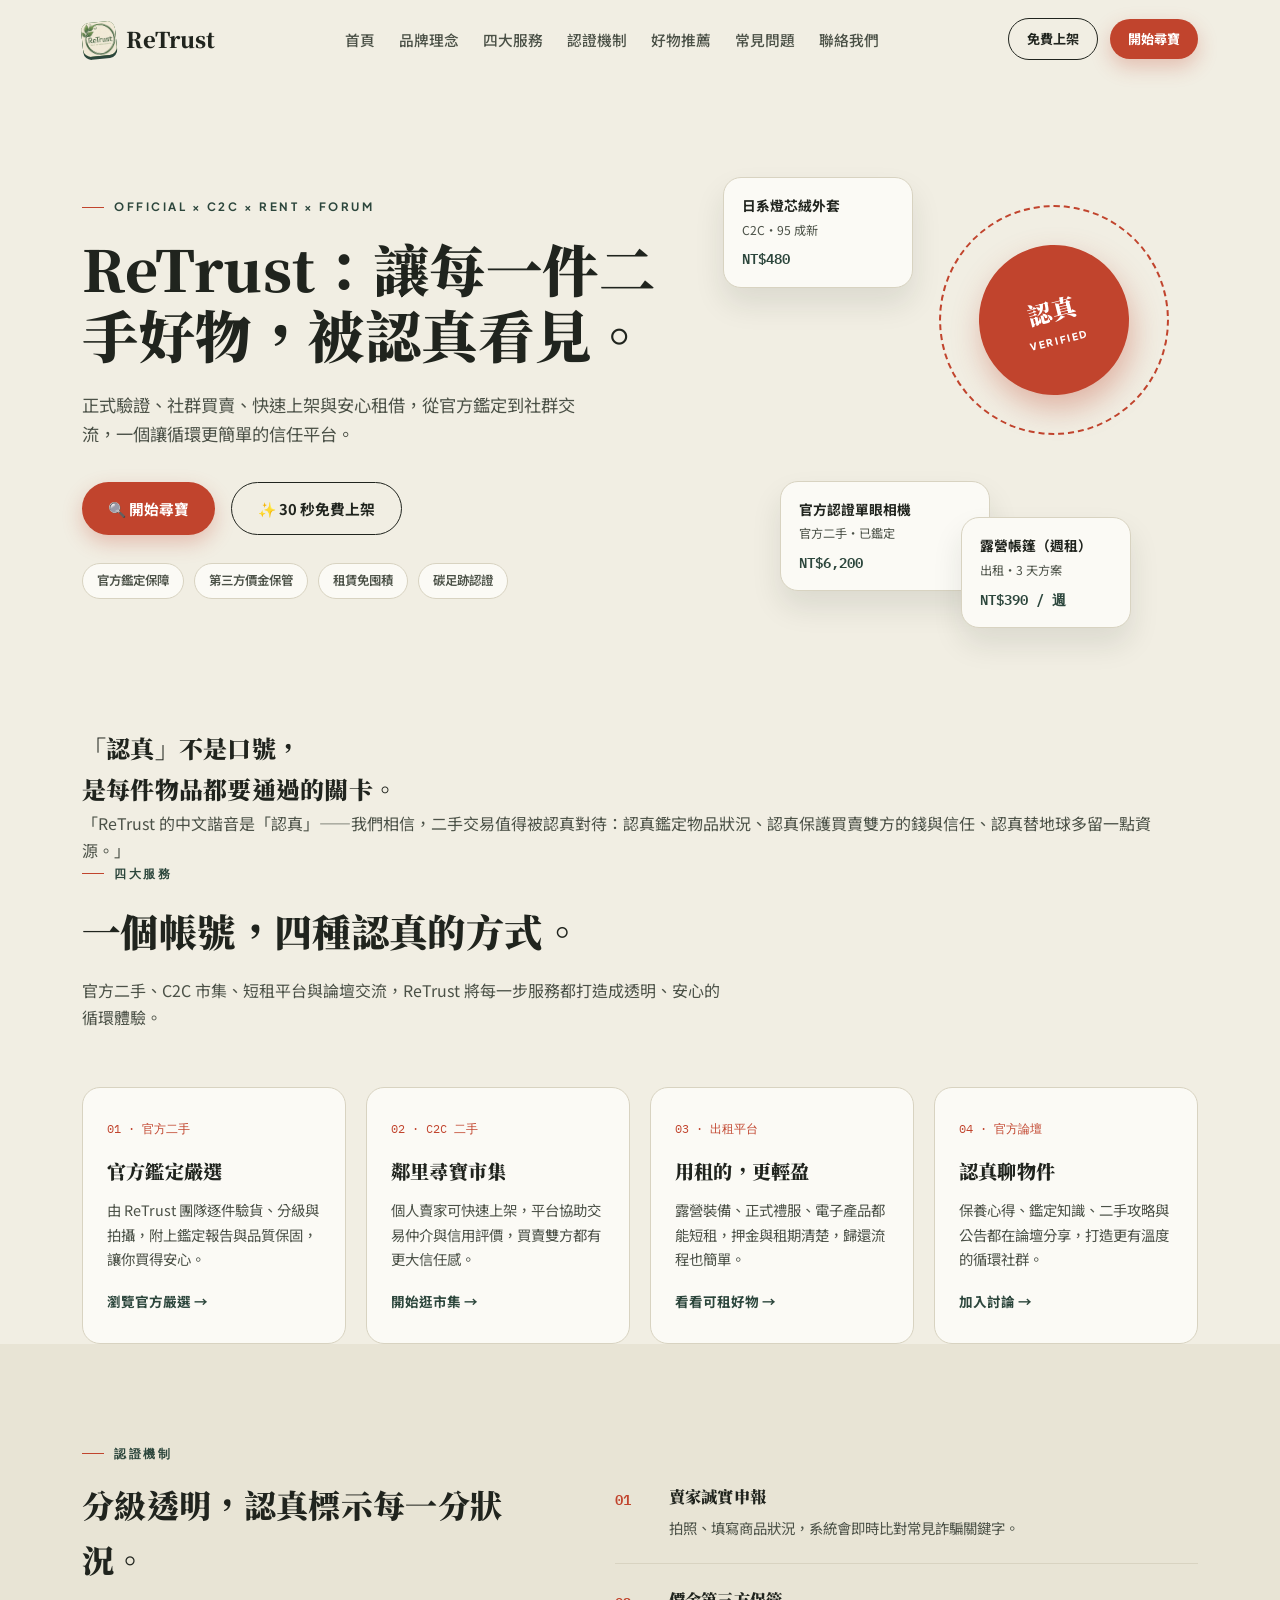
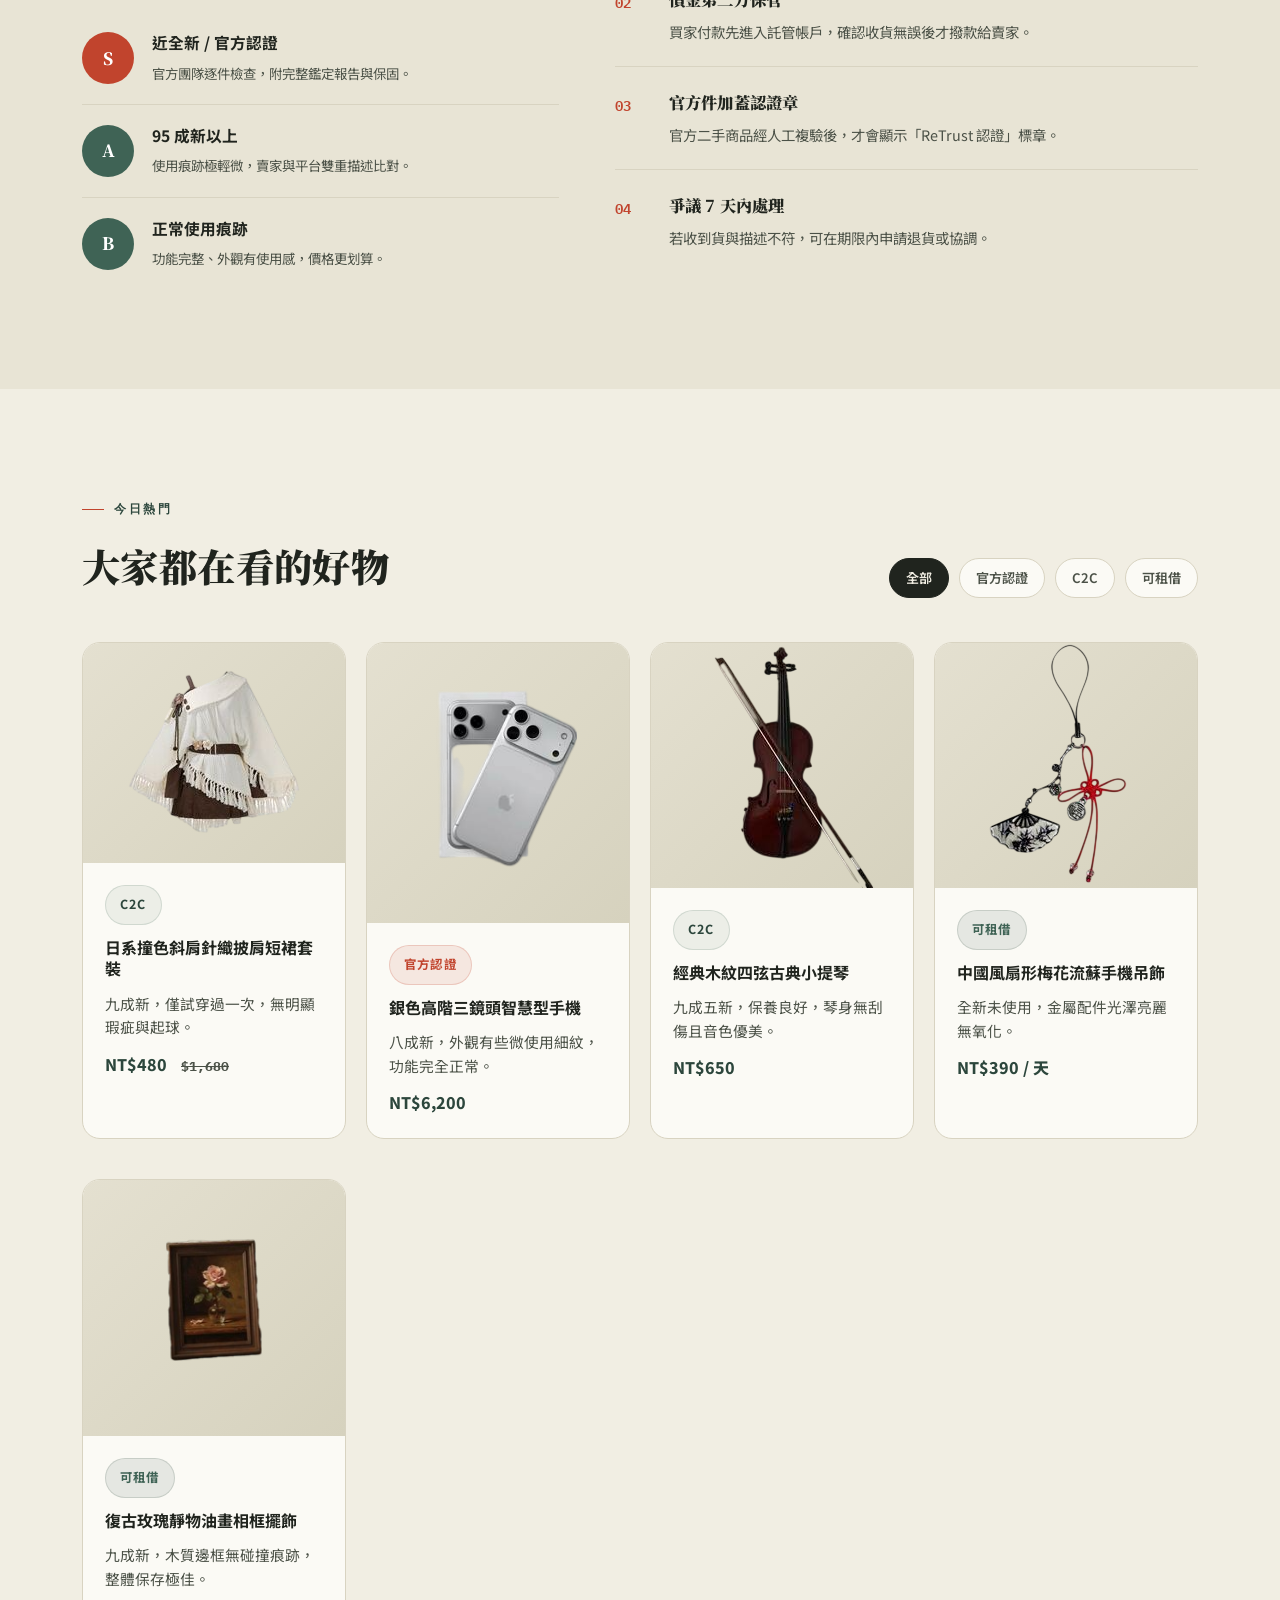
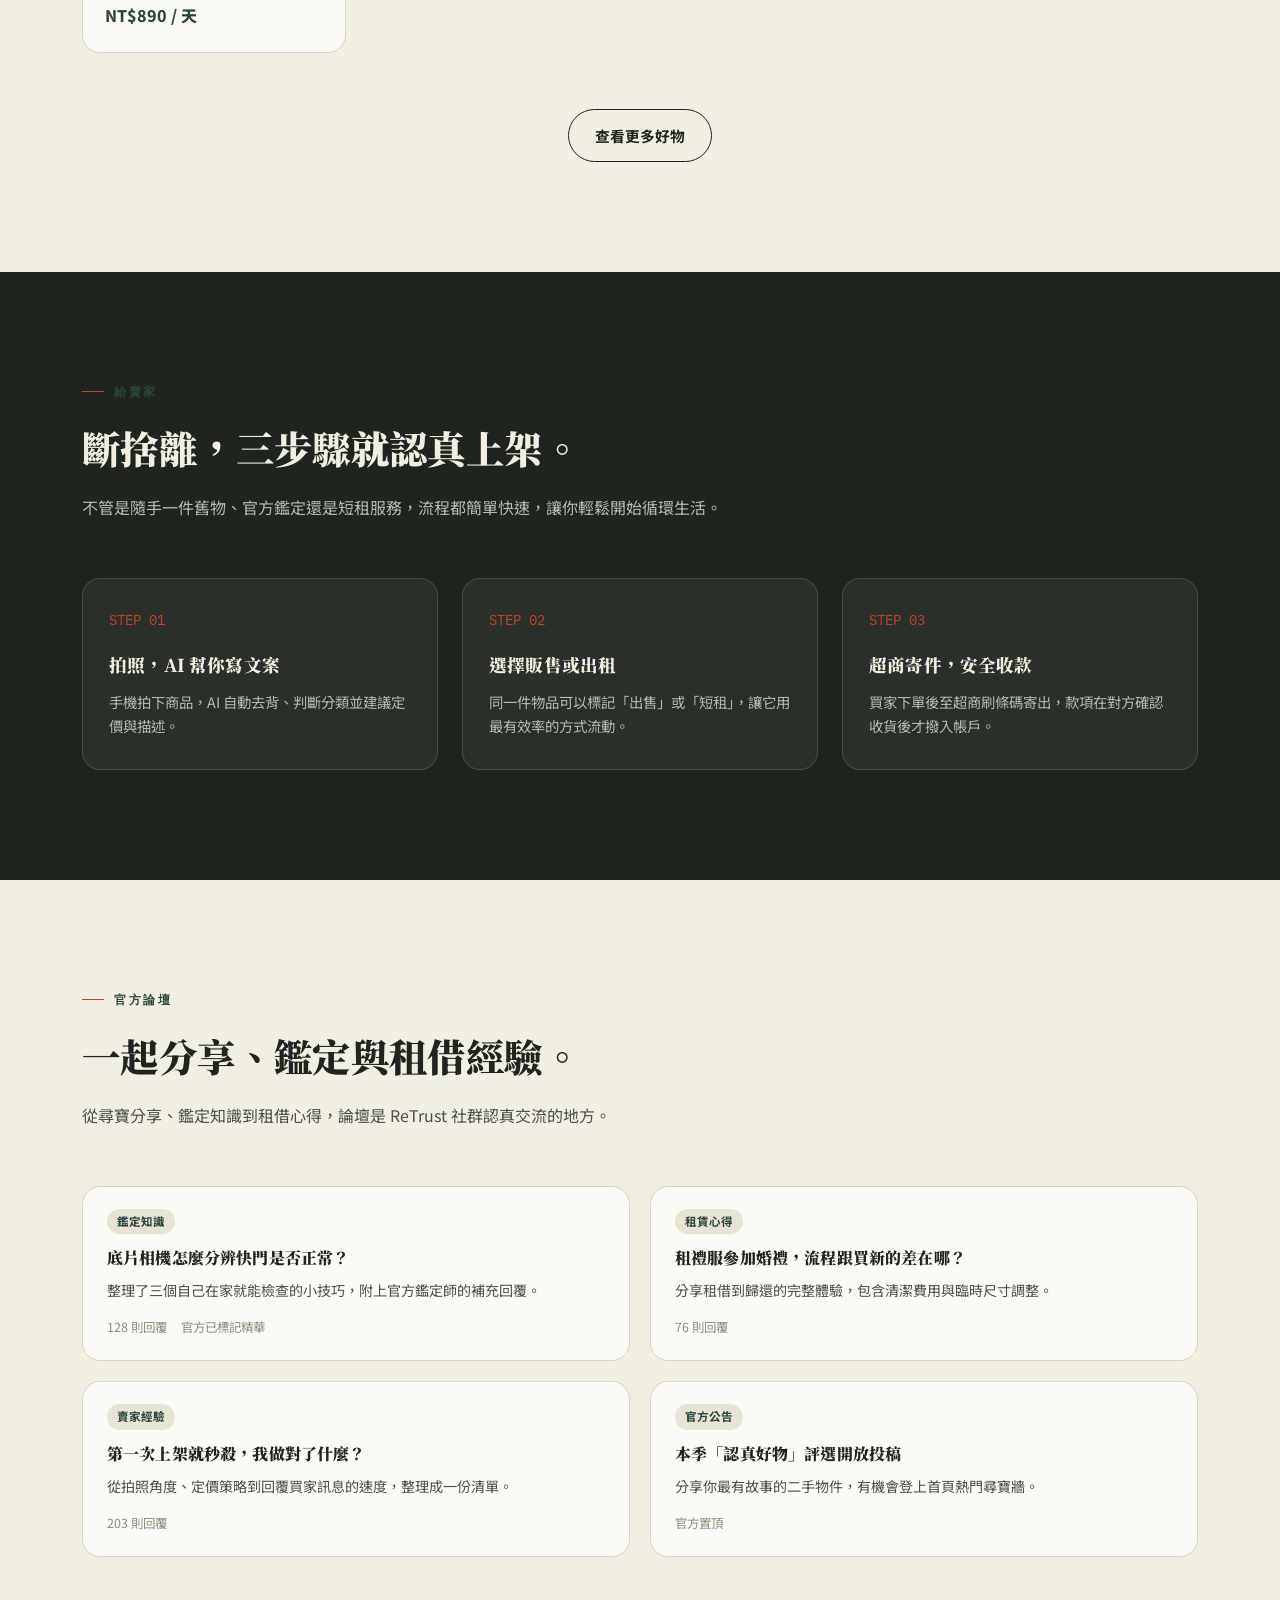
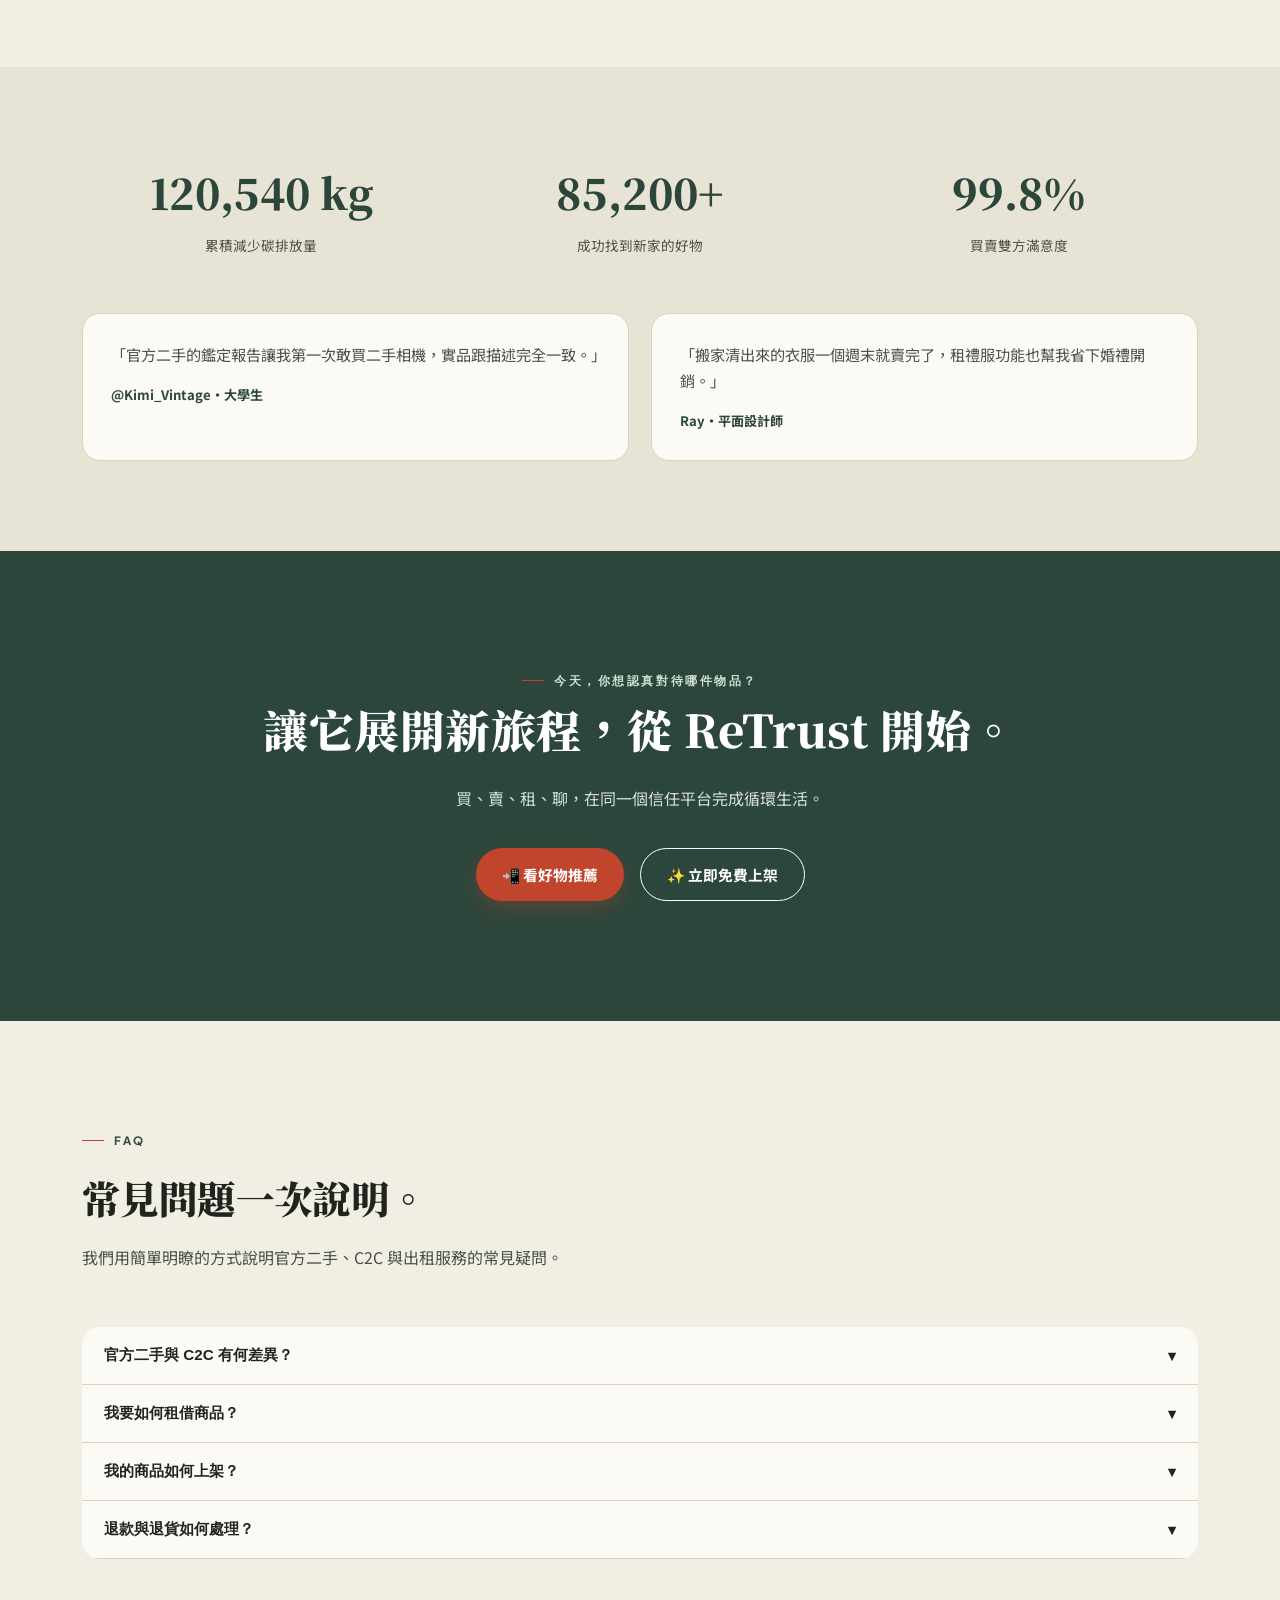
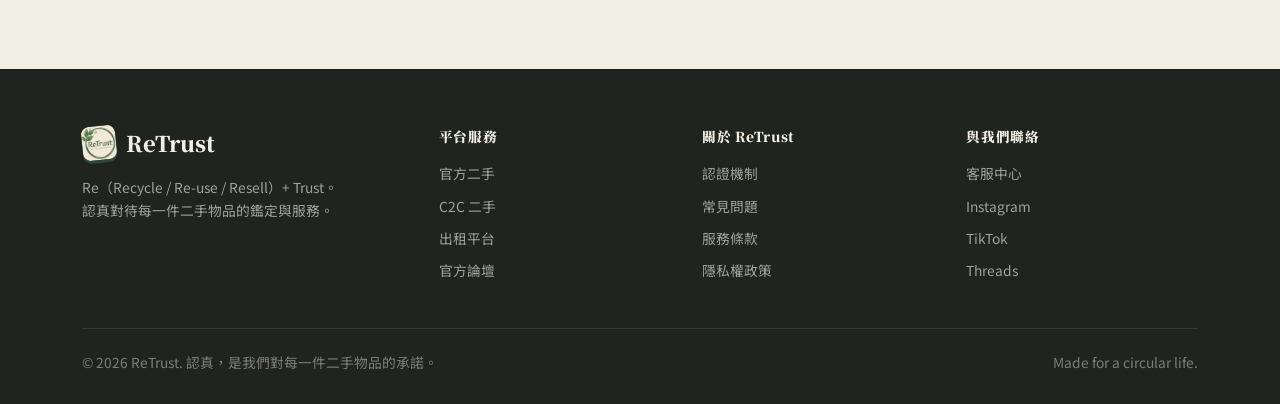
<file: Index.html>
<!DOCTYPE html>
<html lang="zh-Hant">
<head>
  <meta charset="UTF-8" />
  <meta name="viewport" content="width=device-width, initial-scale=1.0" />
  <title>ReTrust｜MargeIndex</title>
  <link rel="preconnect" href="https://fonts.googleapis.com">
  <link href="https://fonts.googleapis.com/css2?family=Noto+Serif+TC:wght@600;700;900&family=Noto+Sans+TC:wght@400;500;700&family=Plus+Jakarta+Sans:wght@500;600;700;800&family=IBM+Plex+Mono:wght@400;500;600&display=swap" rel="stylesheet">
  <style>
    :root {
      --paper: #F1EEE3;
      --paper-deep: #E8E4D5;
      --ink: #20241E;
      --ink-soft: #4B5147;
      --jade: #3F6355;
      --jade-deep: #2C463C;
      --stamp: #C1442D;
      --stamp-deep: #9C3623;
      --line: #D8D3C1;
      --card: #FBFAF5;
      --radius: 18px;
      --brand-green: #2d5a27;
      --brand-amber: #de6f43;
    }

    * { box-sizing: border-box; margin: 0; padding: 0; }
    html { scroll-behavior: smooth; }
    body {
      font-family: 'Noto Sans TC', 'Plus Jakarta Sans', sans-serif;
      background: var(--paper);
      color: var(--ink);
      line-height: 1.7;
      overflow-x: hidden;
    }
    h1, h2, h3, h4, h5 { font-family: 'Noto Serif TC', serif; font-weight: 900; color: var(--ink); letter-spacing: .01em; }
    p { color: var(--ink-soft); }
    a { color: inherit; text-decoration: none; }
    img { max-width: 100%; display: block; }
    .wrap { max-width: 1180px; margin: 0 auto; padding: 0 32px; }

    /* NAV */
    header {
      position: fixed; top: 0; left: 0; right: 0; z-index: 100;
      padding: 18px 0; background: rgba(241,238,227,0);
      transition: transform .35s ease, background .35s ease, box-shadow .35s ease;
    }
    header.scrolled {
      background: rgba(241,238,227,0.88);
      backdrop-filter: blur(14px) saturate(140%);
      box-shadow: 0 1px 0 var(--line);
    }
    .nav-inner { display: flex; align-items: center; justify-content: space-between; gap: 24px; }
    .logo { display: flex; align-items: center; gap: 10px; font-family: 'Noto Serif TC', serif; font-weight: 900; font-size: 1.35rem; }
    .logo .chop {
      width: 34px; height: 34px; border-radius: 8px; background: var(--brand-green); display: flex; align-items: center; justify-content: center; transform: rotate(-6deg);
      box-shadow: 0 3px 0 var(--jade-deep);
    }
    .logo .chop img {
      width: 100%; height: 100%; object-fit: contain;
      border-radius: 8px;
    }
    .nav-links { display: flex; gap: 24px; font-size: .92rem; font-weight: 500; color: var(--ink-soft); flex-wrap: wrap; }
    .nav-links a:hover { color: var(--jade-deep); }
    .nav-cta { display: flex; gap: 12px; align-items: center; }
    .btn { display: inline-flex; align-items: center; gap: 8px; padding: 13px 26px; border-radius: 999px; font-weight: 700; font-size: .92rem; cursor: pointer; border: none; transition: transform .18s cubic-bezier(.2,.9,.3,1), box-shadow .25s ease, background .2s ease; white-space: nowrap; }
    .btn:active { transform: scale(.96); }
    .btn-primary { background: var(--stamp); color: #fff; box-shadow: 0 8px 20px rgba(193,68,45,.28); }
    .btn-primary:hover { background: var(--stamp-deep); box-shadow: 0 10px 24px rgba(193,68,45,.36); }
    .btn-ghost { background: transparent; color: var(--ink); border: 1.5px solid var(--ink); }
    .btn-ghost:hover { background: var(--ink); color: var(--paper); }
    .btn-jade { background: var(--jade); color: #fff; box-shadow: 0 8px 20px rgba(63,99,85,.28); }
    .btn-jade:hover { background: var(--jade-deep); }
    .btn-sm { padding: 9px 18px; font-size: .82rem; }

    /* HERO */
    .hero { padding: 168px 0 100px; position: relative; }
    .hero-grid { display: grid; grid-template-columns: 1.1fr .9fr; gap: 60px; align-items: center; }
    @media(max-width: 960px) { .hero-grid { grid-template-columns: 1fr; } }
    .hero h1 { font-size: clamp(2.4rem, 4.4vw, 3.6rem); line-height: 1.18; margin: 18px 0 22px; }
    .hero p.lead { font-size: 1.08rem; color: var(--ink-soft); max-width: 520px; margin-bottom: 34px; }
    .hero-ctas { display: flex; gap: 16px; flex-wrap: wrap; margin-bottom: 28px; }
    .hero-tags { display: flex; gap: 10px; flex-wrap: wrap; }
    .tag { font-size: .78rem; font-weight: 600; padding: 6px 14px; border-radius: 999px; background: var(--card); border: 1px solid var(--line); color: var(--ink-soft); }

    .hero-visual { position: relative; height: 460px; }
    .stamp-orb { position: absolute; width: 230px; height: 230px; border-radius: 50%; border: 2.5px dashed var(--stamp); display: flex; align-items: center; justify-content: center; top: 8%; right: 6%; animation: spin 26s linear infinite; }
    .stamp-orb .core { width: 150px; height: 150px; border-radius: 50%; background: var(--stamp); color: #fff; display: flex; flex-direction: column; align-items: center; justify-content: center; font-family: 'Noto Serif TC', serif; font-weight: 900; transform: rotate(-14deg); box-shadow: 0 14px 30px rgba(193,68,45,.35); }
    .stamp-orb .core span { font-size: 1.5rem; letter-spacing: .05em; }
    .stamp-orb .core small { font-family: 'Plus Jakarta Sans', sans-serif; font-size: .62rem; letter-spacing: .18em; margin-top: 2px; }
    @keyframes spin { from { transform: rotate(0); } to { transform: rotate(360deg); } }
    .float-card { position: absolute; background: var(--card); border: 1px solid var(--line); border-radius: var(--radius); padding: 16px 18px; box-shadow: 0 16px 30px rgba(32,36,30,.10); animation: float 5.5s ease-in-out infinite; }
    .float-card.c1 { top: 2%; left: 0; width: 190px; }
    .float-card.c2 { bottom: 8%; left: 12%; width: 210px; animation-delay: 1.2s; }
    .float-card.c3 { bottom: 0%; right: 14%; width: 170px; animation-delay: 2.4s; }
    @keyframes float { 0%,100% { transform: translateY(0); } 50% { transform: translateY(-12px); } }
    .float-card .ft-title { font-weight: 700; font-size: .86rem; margin-bottom: 2px; }
    .float-card .ft-sub { font-size: .76rem; color: var(--ink-soft); }
    .float-card .ft-price { font-family: 'IBM Plex Mono', monospace; font-weight: 600; color: var(--jade-deep); margin-top: 6px; font-size: .9rem; }
    @media(max-width: 960px) { .hero-visual { height: 340px; margin-top: 20px; } .stamp-orb { width: 160px; height: 160px; } .stamp-orb .core { width: 104px; height: 104px; } .float-card { display: none; } }

    .eyebrow { font-family: 'Plus Jakarta Sans', sans-serif; font-weight: 700; font-size: .72rem; letter-spacing: .22em; text-transform: uppercase; color: var(--jade-deep); display: flex; align-items: center; gap: 10px; }
    .eyebrow::before { content: ""; width: 22px; height: 1px; background: var(--stamp); display: inline-block; }

    .section-head { max-width: 640px; margin-bottom: 56px; }
    .section-head h2 { font-size: clamp(1.8rem, 3vw, 2.4rem); margin-top: 14px; }
    .section-head p { color: var(--ink-soft); margin-top: 14px; }

    .pillar-grid { display: grid; grid-template-columns: repeat(4,1fr); gap: 20px; }
    @media(max-width: 960px) { .pillar-grid { grid-template-columns: 1fr 1fr; } }
    @media(max-width: 560px) { .pillar-grid { grid-template-columns: 1fr; } }
    .pillar-card { background: var(--card); border: 1px solid var(--line); border-radius: var(--radius); padding: 30px 24px; transition: transform .3s cubic-bezier(.2,.9,.3,1), box-shadow .3s ease, border-color .3s; display: flex; flex-direction: column; height: 100%; }
    .pillar-card:hover { transform: translateY(-6px); box-shadow: 0 20px 36px rgba(32,36,30,.10); border-color: var(--jade); }
    .pillar-num { font-family: 'IBM Plex Mono', monospace; font-size: .78rem; color: var(--stamp); margin-bottom: 16px; }
    .pillar-card h3 { font-size: 1.2rem; margin-bottom: 10px; }
    .pillar-card p { color: var(--ink-soft); font-size: .9rem; flex-grow: 1; }
    .pill-link { margin-top: 18px; font-weight: 700; font-size: .85rem; color: var(--jade-deep); display: flex; align-items: center; gap: 6px; }

    .trust { background: var(--paper-deep); padding: 100px 0; }
    .trust-grid { display: grid; grid-template-columns: .9fr 1.1fr; gap: 56px; align-items: center; }
    @media(max-width: 900px) { .trust-grid { grid-template-columns: 1fr; } }
    .grade-row { display: flex; align-items: center; gap: 18px; padding: 18px 0; border-bottom: 1px solid var(--line); }
    .grade-row:last-child { border-bottom: none; }
    .grade-badge { width: 52px; height: 52px; border-radius: 50%; background: var(--jade); color: #fff; display: flex; align-items: center; justify-content: center; font-family: 'Noto Serif TC', serif; font-weight: 900; font-size: 1.05rem; flex-shrink: 0; }
    .grade-row.s .grade-badge { background: var(--stamp); }
    .grade-text b { display: block; font-size: .98rem; margin-bottom: 2px; }
    .grade-text span { font-size: .84rem; color: var(--ink-soft); }

    .steps-list { counter-reset: step; }
    .step-item { display: flex; gap: 20px; padding: 22px 0; border-top: 1px solid var(--line); }
    .step-item:first-child { border-top: none; }
    .step-mark { font-family: 'IBM Plex Mono', monospace; font-weight: 600; color: var(--stamp); font-size: .85rem; padding-top: 4px; width: 34px; flex-shrink: 0; }
    .step-item h4 { font-size: 1.02rem; margin-bottom: 6px; }
    .step-item p { color: var(--ink-soft); font-size: .9rem; }

    .feed { padding: 110px 0; }
    .feed-head { display: flex; justify-content: space-between; align-items: flex-end; margin-bottom: 44px; flex-wrap: wrap; gap: 20px; }
    .filter-row { display: flex; gap: 10px; flex-wrap: wrap; margin-bottom: 36px; }
    .filter-chip { font-size: .82rem; font-weight: 600; padding: 8px 16px; border-radius: 999px; border: 1px solid var(--line); background: var(--card); color: var(--ink-soft); cursor: default; }
    .filter-chip.active { background: var(--ink); color: var(--paper); border-color: var(--ink); }

    .item-grid {
      display: grid;
      grid-template-columns: repeat(4, minmax(0, 1fr));
      gap: 20px;
    }
    @media(max-width: 960px) { .item-grid { grid-template-columns: repeat(2, minmax(0, 1fr)); } }
    @media(max-width: 760px) { .item-grid { grid-template-columns: 1fr; } }

    .item-card { break-inside: avoid; margin-bottom: 20px; background: var(--card); border: 1px solid var(--line); border-radius: var(--radius); overflow: hidden; transition: transform .3s cubic-bezier(.2,.9,.3,1), box-shadow .3s ease, border-color .3s ease; }
    .item-card:hover { transform: translateY(-5px) scale(1.02); box-shadow: 0 22px 38px rgba(32,36,30,.18); border-color: rgba(63,99,85,.18); }

    .item-thumb {
      width: 100%;
      display: grid;
      place-items: center;
      min-height: 220px;
      background: linear-gradient(135deg,#E4E0D0,#D6D2BE);
      overflow: hidden;
    }
    .item-thumb img {
      max-width: 100%;
      max-height: 280px;
      width: auto;
      height: auto;
      object-fit: contain;
    }
    .item-thumb.h1,
    .item-thumb.h2,
    .item-thumb.h3,
    .item-thumb.h4 {
      min-height: 220px;
      height: auto;
    }

    .item-body { padding: 22px; display: flex; flex-direction: column; gap: 12px; }
    .item-badge { display: inline-flex; align-items: center; justify-content: center; align-self: flex-start; font-size: .78rem; font-weight: 700; text-transform: uppercase; letter-spacing: .1em; border-radius: 999px; padding: 8px 14px; border: 1px solid transparent; }
    .badge-c2c { background: rgba(63,99,85,.08); color: var(--jade-deep); border-color: rgba(63,99,85,.16); }
    .badge-official { background: rgba(193,68,45,.1); color: var(--stamp); border-color: rgba(193,68,45,.2); }
    .badge-rent { background: rgba(44,70,60,.1); color: var(--jade); border-color: rgba(44,70,60,.16); }
    .item-title { font-size: 1rem; font-weight: 700; color: var(--ink); line-height: 1.35; }
    .item-sub { color: var(--ink-soft); font-size: .92rem; line-height: 1.6; min-height: 3.2em; }
    .item-price { font-weight: 800; color: var(--jade-deep); font-size: 1rem; margin-top: auto; }
    .item-price .old { font-family: 'IBM Plex Mono', monospace; font-size: .8rem; color: var(--ink-soft); margin-left: 10px; text-decoration: line-through; }

    .feed .more-btn { text-align: center; margin-top: 36px; }

    .how { background: var(--ink); color: var(--paper); padding: 110px 0; }
    .how .section-head h2, .how .section-head p { color: var(--paper); }
    .how .section-head p { color: #B7BAB0; }
    .how-grid { display: grid; grid-template-columns: repeat(3,1fr); gap: 24px; }
    @media(max-width: 860px) { .how-grid { grid-template-columns: 1fr; } }
    .how-card { background: rgba(251,250,245,.05); border: 1px solid rgba(251,250,245,.14); border-radius: var(--radius); padding: 30px 26px; }
    .how-card .hnum { font-family: 'IBM Plex Mono', monospace; color: var(--stamp); font-size: .85rem; margin-bottom: 18px; }
    .how-card h3 { color: var(--paper); font-size: 1.1rem; margin-bottom: 10px; }
    .how-card p { color: #B7BAB0; font-size: .9rem; }

    .forum { padding: 110px 0; }
    .forum-grid { display: grid; grid-template-columns: 1fr 1fr; gap: 20px; }
    @media(max-width: 860px) { .forum-grid { grid-template-columns: 1fr; } }
    .thread-card { background: var(--card); border: 1px solid var(--line); border-radius: var(--radius); padding: 22px 24px; }
    .thread-top { display: flex; justify-content: space-between; align-items: center; margin-bottom: 10px; }
    .thread-tag { font-size: .72rem; font-weight: 700; color: var(--jade-deep); background: var(--paper-deep); padding: 3px 10px; border-radius: 999px; }
    .thread-card h4 { font-size: 1rem; margin-bottom: 8px; }
    .thread-card p { font-size: .88rem; color: var(--ink-soft); }
    .thread-meta { display: flex; gap: 14px; font-size: .78rem; color: #8B8C82; margin-top: 14px; }

    .proof { background: var(--paper-deep); padding: 90px 0; }
    .counter-grid { display: grid; grid-template-columns: repeat(3,1fr); gap: 20px; margin-bottom: 56px; }
    @media(max-width: 760px) { .counter-grid { grid-template-columns: 1fr; } }
    .counter { text-align: center; }
    .counter .num { font-family: 'Noto Serif TC', serif; font-weight: 900; font-size: 2.6rem; color: var(--jade-deep); }
    .counter .lbl { font-size: .85rem; color: var(--ink-soft); margin-top: 6px; }
    .testi-grid { display: grid; grid-template-columns: 1fr 1fr; gap: 22px; }
    @media(max-width: 760px) { .testi-grid { grid-template-columns: 1fr; } }
    .testi { background: var(--card); border: 1px solid var(--line); border-radius: var(--radius); padding: 28px; }
    .testi p { font-size: .95rem; margin-bottom: 16px; }
    .testi .who { font-size: .82rem; font-weight: 700; color: var(--jade-deep); }

    .final { background: var(--jade-deep); color: #fff; padding: 120px 0; text-align: center; position: relative; overflow: hidden; }
    .final h2 { color: #fff; font-size: clamp(2rem, 4vw, 2.8rem); margin-bottom: 18px; }
    .final p { color: #D7E0DA; max-width: 520px; margin: 0 auto 36px; }
    .final .ctas { display: flex; gap: 16px; justify-content: center; flex-wrap: wrap; }
    .final .btn-ghost { border-color: #fff; color: #fff; }
    .final .btn-ghost:hover { background: #fff; color: var(--jade-deep); }

    footer { background: var(--ink); color: #B7BAB0; padding: 56px 0 30px; font-size: .86rem; }
    .foot-grid { display: grid; grid-template-columns: 1.4fr 1fr 1fr 1fr; gap: 32px; margin-bottom: 36px; }
    @media(max-width: 760px) { .foot-grid { grid-template-columns: 1fr 1fr; } }
    footer h5 { color: var(--paper); font-size: .85rem; margin-bottom: 14px; letter-spacing: .05em; }
    footer a { display: block; margin-bottom: 9px; color: #9FA298; }
    footer a:hover { color: var(--paper); }
    .foot-bottom { border-top: 1px solid rgba(255,255,255,.1); padding-top: 22px; display: flex; justify-content: space-between; flex-wrap: wrap; gap: 10px; color: #7C7E75; }

    .back-top {
      position: fixed; bottom: 26px; right: 26px; width: 46px; height: 46px; border-radius: 50%; background: var(--ink); color: var(--paper);
      display: flex; align-items: center; justify-content: center; font-size: 1.1rem; opacity: 0; pointer-events: none; transition: opacity .3s, transform .2s; z-index: 90; cursor: pointer;
    }
    .back-top.show { opacity: 1; pointer-events: auto; }
    .back-top:hover { transform: translateY(-3px); }

    .reveal { opacity: 0; transform: translateY(24px); transition: opacity .7s ease, transform .7s cubic-bezier(.2,.8,.3,1); }
    .reveal.in { opacity: 1; transform: translateY(0); }

    .accordion { border-radius: var(--radius); overflow: hidden; }
    .accordion-item { border-bottom: 1px solid var(--line); }
    .accordion-button { width: 100%; background: var(--card); color: var(--ink); border: none; padding: 18px 22px; text-align: left; font-weight: 700; cursor: pointer; display: flex; justify-content: space-between; align-items: center; font-size: .95rem; }
    .accordion-button:hover { background: #f6f2e7; }
    .accordion-button::after { content: '\25be'; transition: transform .25s ease; }
    .accordion-button.active::after { transform: rotate(180deg); }
    .accordion-panel { max-height: 0; overflow: hidden; transition: max-height .35s ease, padding .35s ease; background: #fff; padding: 0 22px; }
    .accordion-panel.open { max-height: 240px; padding: 18px 22px; }
    .accordion-panel p { margin: 0; color: var(--ink-soft); }
  </style>
</head>
<body>

<header id="header">
  <div class="wrap nav-inner">
    <div class="logo"><span class="chop"><img src="/plans/logo/logoRetrust300.png" alt="ReTrust logo"></span>ReTrust</div>
    <nav class="nav-links">
      <a href="#home">首頁</a>
      <a href="#manifesto">品牌理念</a>
      <a href="#pillars">四大服務</a>
      <a href="#trust">認證機制</a>
      <a href="#feed">好物推薦</a>
      <a href="#faq">常見問題</a>
      <a href="#contact">聯絡我們</a>
    </nav>
    <div class="nav-cta">
      <a href="#how" class="btn btn-ghost btn-sm">免費上架</a>
      <a href="#feed" class="btn btn-primary btn-sm">開始尋寶</a>
    </div>
  </div>
</header>

<section class="hero" id="home">
  <div class="wrap hero-grid">
    <div>
      <div class="eyebrow">OFFICIAL × C2C × RENT × FORUM</div>
      <h1>ReTrust：讓每一件二手好物，被認真看見。</h1>
      <p class="lead">正式驗證、社群買賣、快速上架與安心租借，從官方鑑定到社群交流，一個讓循環更簡單的信任平台。</p>
      <div class="hero-ctas">
        <a href="#feed" class="btn btn-primary">🔍 開始尋寶</a>
        <a href="#how" class="btn btn-ghost">✨ 30 秒免費上架</a>
      </div>
      <div class="hero-tags">
        <span class="tag">官方鑑定保障</span>
        <span class="tag">第三方價金保管</span>
        <span class="tag">租賃免囤積</span>
        <span class="tag">碳足跡認證</span>
      </div>
    </div>
    <div class="hero-visual">
      <div class="stamp-orb">
        <div class="core"><span>認真</span><small>VERIFIED</small></div>
      </div>
      <div class="float-card c1">
        <div class="ft-title">日系燈芯絨外套</div>
        <div class="ft-sub">C2C・95 成新</div>
        <div class="ft-price">NT$480</div>
      </div>
      <div class="float-card c2">
        <div class="ft-title">官方認證單眼相機</div>
        <div class="ft-sub">官方二手・已鑑定</div>
        <div class="ft-price">NT$6,200</div>
      </div>
      <div class="float-card c3">
        <div class="ft-title">露營帳篷（週租）</div>
        <div class="ft-sub">出租・3 天方案</div>
        <div class="ft-price">NT$390 / 週</div>
      </div>
    </div>
  </div>
</section>

<section class="manifesto" id="manifesto">
  <div class="wrap">
    <h2>「認真」不是口號，<br>是每件物品都要通過的關卡。</h2>
    <p><span class="glyph">「</span>ReTrust 的中文諧音是「認真」——我們相信，二手交易值得被認真對待：認真鑑定物品狀況、認真保護買賣雙方的錢與信任、認真替地球多留一點資源。<span class="glyph">」</span></p>
  </div>
</section>

<section class="pillars" id="pillars">
  <div class="wrap">
    <div class="section-head">
      <div class="eyebrow">四大服務</div>
      <h2>一個帳號，四種認真的方式。</h2>
      <p>官方二手、C2C 市集、短租平台與論壇交流，ReTrust 將每一步服務都打造成透明、安心的循環體驗。</p>
    </div>
    <div class="pillar-grid">
      <div class="pillar-card reveal">
        <div class="pillar-num">01 · 官方二手</div>
        <h3>官方鑑定嚴選</h3>
        <p>由 ReTrust 團隊逐件驗貨、分級與拍攝，附上鑑定報告與品質保固，讓你買得安心。</p>
        <div class="pill-link">瀏覽官方嚴選 →</div>
      </div>
      <div class="pillar-card reveal">
        <div class="pillar-num">02 · C2C 二手</div>
        <h3>鄰里尋寶市集</h3>
        <p>個人賣家可快速上架，平台協助交易仲介與信用評價，買賣雙方都有更大信任感。</p>
        <div class="pill-link">開始逛市集 →</div>
      </div>
      <div class="pillar-card reveal">
        <div class="pillar-num">03 · 出租平台</div>
        <h3>用租的，更輕盈</h3>
        <p>露營裝備、正式禮服、電子產品都能短租，押金與租期清楚，歸還流程也簡單。</p>
        <div class="pill-link">看看可租好物 →</div>
      </div>
      <div class="pillar-card reveal">
        <div class="pillar-num">04 · 官方論壇</div>
        <h3>認真聊物件</h3>
        <p>保養心得、鑑定知識、二手攻略與公告都在論壇分享，打造更有溫度的循環社群。</p>
        <div class="pill-link">加入討論 →</div>
      </div>
    </div>
  </div>
</section>

<section class="trust" id="trust">
  <div class="wrap trust-grid">
    <div>
      <div class="eyebrow">認證機制</div>
      <h2 style="font-size:2rem; margin:14px 0 26px;">分級透明，認真標示每一分狀況。</h2>
      <div class="grade-row s">
        <div class="grade-badge">S</div>
        <div class="grade-text"><b>近全新 / 官方認證</b><span>官方團隊逐件檢查，附完整鑑定報告與保固。</span></div>
      </div>
      <div class="grade-row">
        <div class="grade-badge">A</div>
        <div class="grade-text"><b>95 成新以上</b><span>使用痕跡極輕微，賣家與平台雙重描述比對。</span></div>
      </div>
      <div class="grade-row">
        <div class="grade-badge">B</div>
        <div class="grade-text"><b>正常使用痕跡</b><span>功能完整、外觀有使用感，價格更划算。</span></div>
      </div>
    </div>
    <div>
      <div class="steps-list">
        <div class="step-item reveal">
          <div class="step-mark">01</div>
          <div><h4>賣家誠實申報</h4><p>拍照、填寫商品狀況，系統會即時比對常見詐騙關鍵字。</p></div>
        </div>
        <div class="step-item reveal">
          <div class="step-mark">02</div>
          <div><h4>價金第三方保管</h4><p>買家付款先進入託管帳戶，確認收貨無誤後才撥款給賣家。</p></div>
        </div>
        <div class="step-item reveal">
          <div class="step-mark">03</div>
          <div><h4>官方件加蓋認證章</h4><p>官方二手商品經人工複驗後，才會顯示「ReTrust 認證」標章。</p></div>
        </div>
        <div class="step-item reveal">
          <div class="step-mark">04</div>
          <div><h4>爭議 7 天內處理</h4><p>若收到貨與描述不符，可在期限內申請退貨或協調。</p></div>
        </div>
      </div>
    </div>
  </div>
</section>

<section class="feed" id="feed">
  <div class="wrap">
    <div class="feed-head">
      <div class="section-head" style="margin-bottom:0;">
        <div class="eyebrow">今日熱門</div>
        <h2>大家都在看的好物</h2>
      </div>
      <div class="filter-row" style="margin-bottom:0;">
        <span class="filter-chip active">全部</span>
        <span class="filter-chip">官方認證</span>
        <span class="filter-chip">C2C</span>
        <span class="filter-chip">可租借</span>
      </div>
    </div>

    <div class="item-grid">
      <div class="item-card reveal">
        <div class="item-thumb h1"><img src="/plans/images/product1-Photoroom.png" alt="日系撞色斜肩針織披肩短裙套裝"></div>
        <div class="item-body">
          <span class="item-badge badge-c2c">C2C</span>
          <div class="item-title">日系撞色斜肩針織披肩短裙套裝</div>
          <div class="item-sub">九成新，僅試穿過一次，無明顯瑕疵與起球。</div>
          <div class="item-price">NT$480 <span class="old">$1,680</span></div>
        </div>
      </div>
      <div class="item-card reveal">
        <div class="item-thumb h3"><img src="/plans/images/product2-Photoroom.png" alt="銀色高階三鏡頭智慧型手機"></div>
        <div class="item-body">
          <span class="item-badge badge-official">官方認證</span>
          <div class="item-title">銀色高階三鏡頭智慧型手機</div>
          <div class="item-sub">八成新，外觀有些微使用細紋，功能完全正常。</div>
          <div class="item-price">NT$6,200</div>
        </div>
      </div>
      <div class="item-card reveal">
        <div class="item-thumb h2"><img src="/plans/images/product3-Photoroom.png" alt="陶瓷手沖壺"></div>
        <div class="item-body">
          <span class="item-badge badge-c2c">C2C</span>
          <div class="item-title">經典木紋四弦古典小提琴</div>
          <div class="item-sub">九成五新，保養良好，琴身無刮傷且音色優美。</div>
          <div class="item-price">NT$650</div>
        </div>
      </div>
      <div class="item-card reveal">
        <div class="item-thumb h4"><img src="/plans/images/product4-Photoroom.png" alt="露營帳篷"></div>
        <div class="item-body">
          <span class="item-badge badge-rent">可租借</span>
          <div class="item-title">中國風扇形梅花流蘇手機吊飾</div>
          <div class="item-sub">全新未使用，金屬配件光澤亮麗無氧化。</div>
          <div class="item-price">NT$390 <span >/ 天</span></div>
        </div>
      </div>
      <div class="item-card reveal">
        <div class="item-thumb h2"><img src="/plans/images/product5-Photoroom.png" alt="禮服租借"></div>
        <div class="item-body">
          <span class="item-badge badge-rent">可租借</span>
          <div class="item-title">復古玫瑰靜物油畫相框擺飾</div>
          <div class="item-sub">九成新，木質邊框無碰撞痕跡，整體保存極佳。</div>
          <div class="item-price">NT$890 <span>/ 天</span></div>
        </div>
      </div>
    </div>
    <div class="more-btn">
      <a href="#contact" class="btn btn-ghost">查看更多好物</a>
    </div>
  </div>
</section>

<section class="how" id="how">
  <div class="wrap">
    <div class="section-head">
      <div class="eyebrow">給賣家</div>
      <h2>斷捨離，三步驟就認真上架。</h2>
      <p>不管是隨手一件舊物、官方鑑定還是短租服務，流程都簡單快速，讓你輕鬆開始循環生活。</p>
    </div>
    <div class="how-grid">
      <div class="how-card reveal">
        <div class="hnum">STEP 01</div>
        <h3>拍照，AI 幫你寫文案</h3>
        <p>手機拍下商品，AI 自動去背、判斷分類並建議定價與描述。</p>
      </div>
      <div class="how-card reveal">
        <div class="hnum">STEP 02</div>
        <h3>選擇販售或出租</h3>
        <p>同一件物品可以標記「出售」或「短租」，讓它用最有效率的方式流動。</p>
      </div>
      <div class="how-card reveal">
        <div class="hnum">STEP 03</div>
        <h3>超商寄件，安全收款</h3>
        <p>買家下單後至超商刷條碼寄出，款項在對方確認收貨後才撥入帳戶。</p>
      </div>
    </div>
  </div>
</section>

<section class="forum" id="forum">
  <div class="wrap">
    <div class="section-head">
      <div class="eyebrow">官方論壇</div>
      <h2>一起分享、鑑定與租借經驗。</h2>
      <p>從尋寶分享、鑑定知識到租借心得，論壇是 ReTrust 社群認真交流的地方。</p>
    </div>
    <div class="forum-grid">
      <div class="thread-card reveal">
        <div class="thread-top"><span class="thread-tag">鑑定知識</span></div>
        <h4>底片相機怎麼分辨快門是否正常？</h4>
        <p>整理了三個自己在家就能檢查的小技巧，附上官方鑑定師的補充回覆。</p>
        <div class="thread-meta"><span>128 則回覆</span><span>官方已標記精華</span></div>
      </div>
      <div class="thread-card reveal">
        <div class="thread-top"><span class="thread-tag">租賃心得</span></div>
        <h4>租禮服參加婚禮，流程跟買新的差在哪？</h4>
        <p>分享租借到歸還的完整體驗，包含清潔費用與臨時尺寸調整。</p>
        <div class="thread-meta"><span>76 則回覆</span></div>
      </div>
      <div class="thread-card reveal">
        <div class="thread-top"><span class="thread-tag">賣家經驗</span></div>
        <h4>第一次上架就秒殺，我做對了什麼？</h4>
        <p>從拍照角度、定價策略到回覆買家訊息的速度，整理成一份清單。</p>
        <div class="thread-meta"><span>203 則回覆</span></div>
      </div>
      <div class="thread-card reveal">
        <div class="thread-top"><span class="thread-tag">官方公告</span></div>
        <h4>本季「認真好物」評選開放投稿</h4>
        <p>分享你最有故事的二手物件，有機會登上首頁熱門尋寶牆。</p>
        <div class="thread-meta"><span>官方置頂</span></div>
      </div>
    </div>
  </div>
</section>

<section class="proof" id="proof">
  <div class="wrap">
    <div class="counter-grid">
      <div class="counter reveal"><div class="num mono">120,540 kg</div><div class="lbl">累積減少碳排放量</div></div>
      <div class="counter reveal"><div class="num mono">85,200+</div><div class="lbl">成功找到新家的好物</div></div>
      <div class="counter reveal"><div class="num mono">99.8%</div><div class="lbl">買賣雙方滿意度</div></div>
    </div>
    <div class="testi-grid">
      <div class="testi reveal">
        <p>「官方二手的鑑定報告讓我第一次敢買二手相機，實品跟描述完全一致。」</p>
        <div class="who">@Kimi_Vintage・大學生</div>
      </div>
      <div class="testi reveal">
        <p>「搬家清出來的衣服一個週末就賣完了，租禮服功能也幫我省下婚禮開銷。」</p>
        <div class="who">Ray・平面設計師</div>
      </div>
    </div>
  </div>
</section>

<section class="final">
  <div class="wrap">
    <div class="eyebrow" style="justify-content:center; color:#CFE0D6;">今天，你想認真對待哪件物品？</div>
    <h2>讓它展開新旅程，從 ReTrust 開始。</h2>
    <p>買、賣、租、聊，在同一個信任平台完成循環生活。</p>
    <div class="ctas">
      <a href="#feed" class="btn btn-primary">📲 看好物推薦</a>
      <a href="#how" class="btn btn-ghost">✨ 立即免費上架</a>
    </div>
  </div>
</section>

<section class="forum" id="faq">
  <div class="wrap">
    <div class="section-head">
      <div class="eyebrow">FAQ</div>
      <h2>常見問題一次說明。</h2>
      <p>我們用簡單明瞭的方式說明官方二手、C2C 與出租服務的常見疑問。</p>
    </div>
    <div class="accordion">
      <div class="accordion-item">
        <button class="accordion-button" type="button">官方二手與 C2C 有何差異？</button>
        <div class="accordion-panel"><p>官方二手由平台鑑定與出品，品質更可預測；C2C 則是個人賣家上架，平台提供交易擔保與仲介服務。</p></div>
      </div>
      <div class="accordion-item">
        <button class="accordion-button" type="button">我要如何租借商品？</button>
        <div class="accordion-panel"><p>在出租平台區選擇商品、確認租期與押金後，完成付款即可領取，使用後依規定歸還即可。</p></div>
      </div>
      <div class="accordion-item">
        <button class="accordion-button" type="button">我的商品如何上架？</button>
        <div class="accordion-panel"><p>拍照上傳、填寫描述與價格，平台將協助你快速上架並通知買家或租客。</p></div>
      </div>
      <div class="accordion-item">
        <button class="accordion-button" type="button">退款與退貨如何處理？</button>
        <div class="accordion-panel"><p>退款與退貨依據平台規範處理，若符合退貨條件，平台將先行保留款項並協助雙方完成後續流程。</p></div>
      </div>
    </div>
  </div>
</section>

<footer id="contact">
  <div class="wrap">
    <div class="foot-grid">
      <div>
        <div class="logo" style="color: var(--paper); margin-bottom: 14px;"><span class="chop"><img src="/plans/logo/logoRetrust300.png" alt="ReTrust logo"></span>ReTrust</div>
        <p style="color:#9FA298; font-size:.86rem; max-width:260px;">Re（Recycle / Re-use / Resell）+ Trust。認真對待每一件二手物品的鑑定與服務。</p>
      </div>
      <div>
        <h5>平台服務</h5>
        <a href="#pillars">官方二手</a>
        <a href="#pillars">C2C 二手</a>
        <a href="#pillars">出租平台</a>
        <a href="#forum">官方論壇</a>
      </div>
      <div>
        <h5>關於 ReTrust</h5>
        <a href="#trust">認證機制</a>
        <a href="#faq">常見問題</a>
        <a href="#contact">服務條款</a>
        <a href="#contact">隱私權政策</a>
      </div>
      <div>
        <h5>與我們聯絡</h5>
        <a href="mailto:hello@retrust.example">客服中心</a>
        <a href="#">Instagram</a>
        <a href="#">TikTok</a>
        <a href="#">Threads</a>
      </div>
    </div>
    <div class="foot-bottom">
      <span>© 2026 ReTrust. 認真，是我們對每一件二手物品的承諾。</span>
      <span>Made for a circular life.</span>
    </div>
  </div>
</footer>

<div class="back-top" id="backTop">↑</div>

<script>
  const header = document.getElementById('header');
  let lastY = window.scrollY;
  window.addEventListener('scroll', () => {
    const y = window.scrollY;
    header.classList.toggle('scrolled', y > 40);
    if (y > lastY && y > 160) header.classList.add('hide'); else header.classList.remove('hide');
    lastY = y;
    document.getElementById('backTop').classList.toggle('show', y > 700);
  });

  const io = new IntersectionObserver((entries) => {
    entries.forEach(e => { if (e.isIntersecting) e.target.classList.add('in'); });
  }, { threshold: 0.15 });
  document.querySelectorAll('.reveal').forEach(el => io.observe(el));
  document.getElementById('backTop').addEventListener('click', () => { window.scrollTo({ top: 0, behavior: 'smooth' }); });

  document.querySelectorAll('.accordion-button').forEach((button) => {
    button.addEventListener('click', () => {
      const panel = button.nextElementSibling;
      const open = panel.classList.toggle('open');
      button.classList.toggle('active', open);
    });
  });
</script>
</body>
</html>
</file>
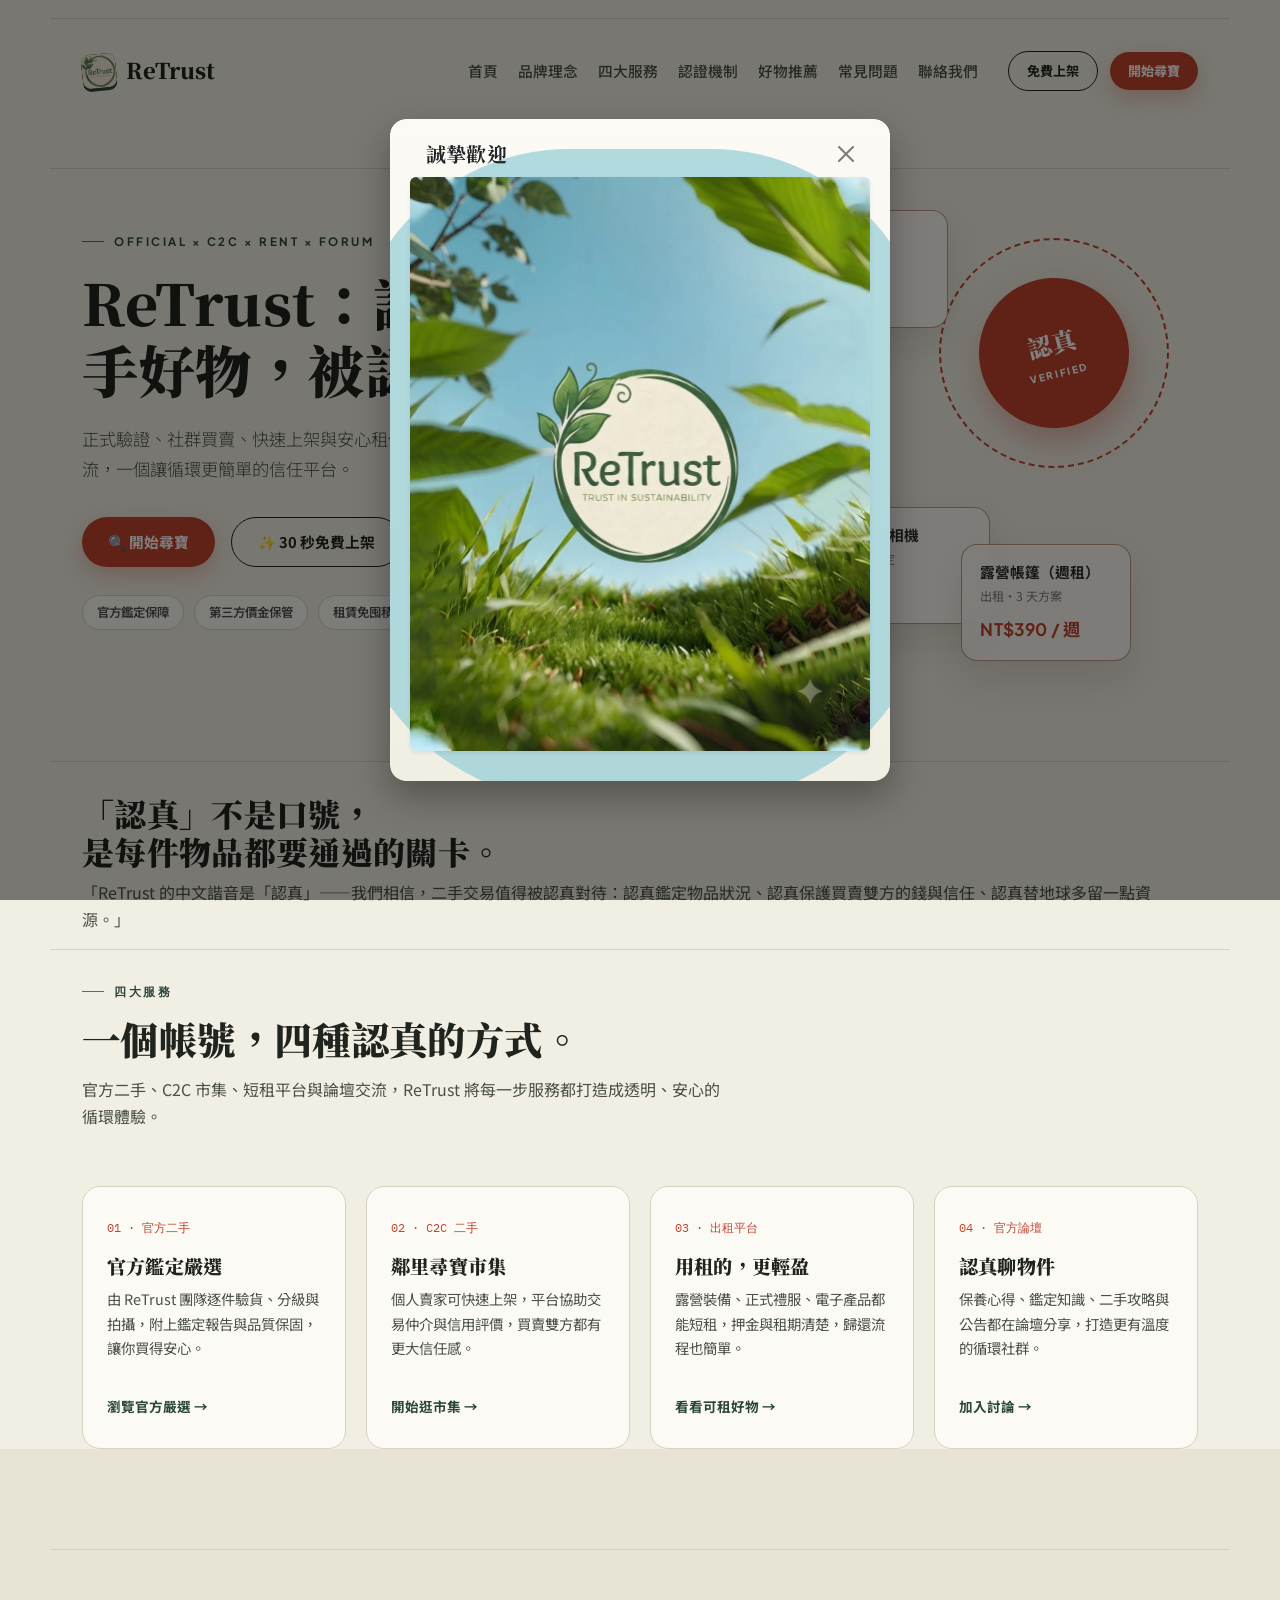
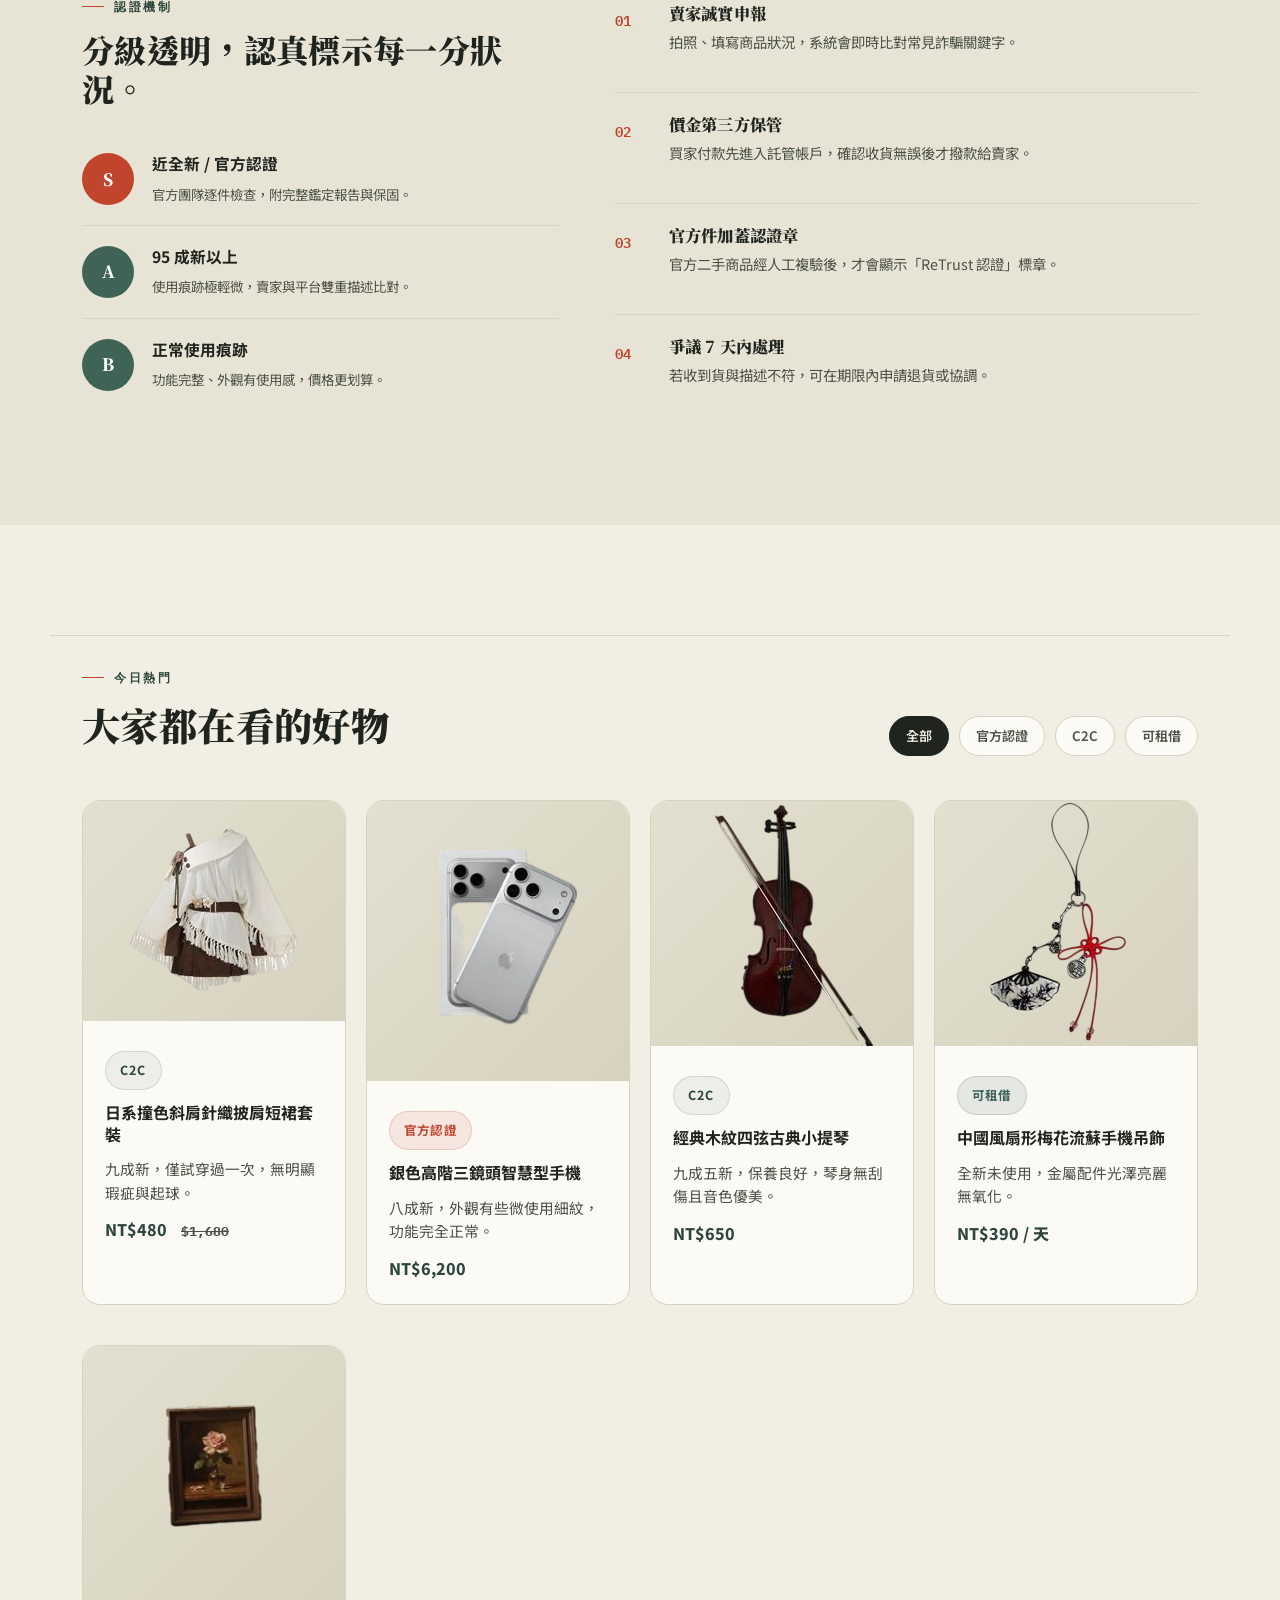
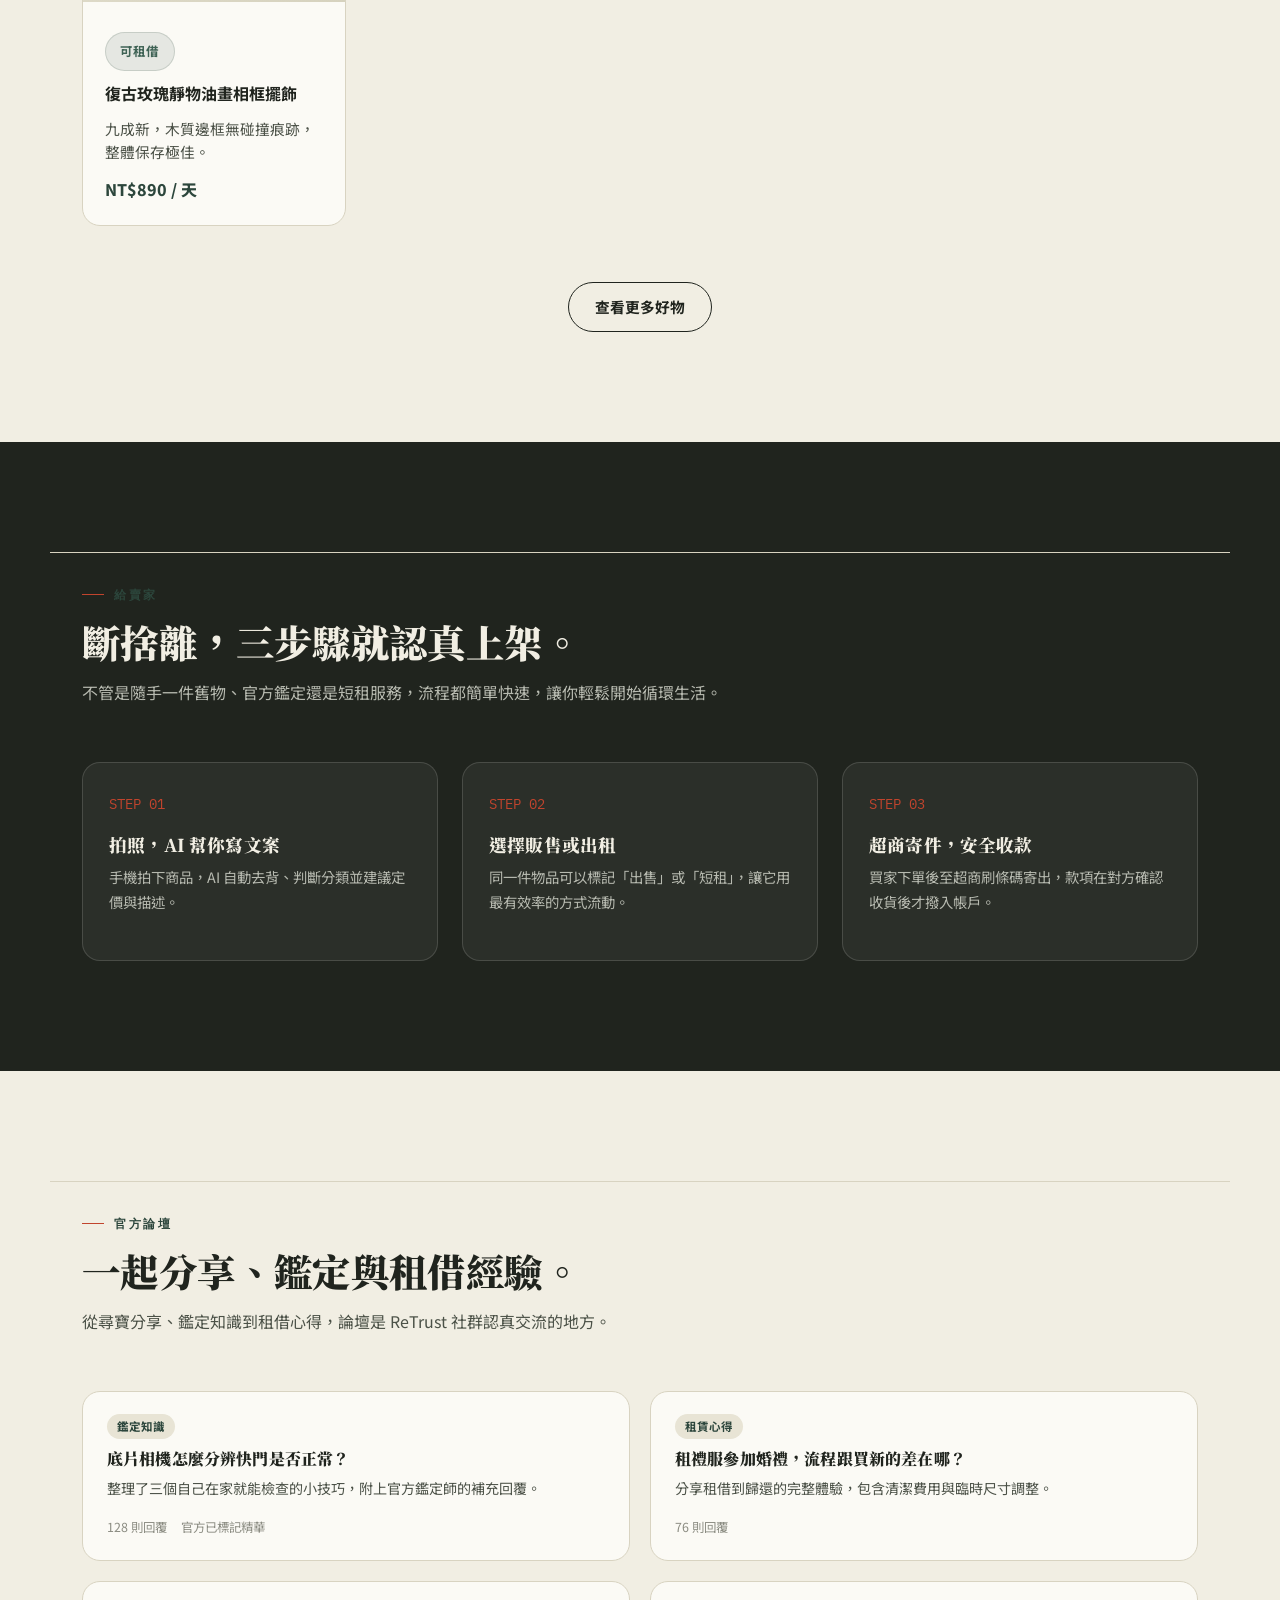
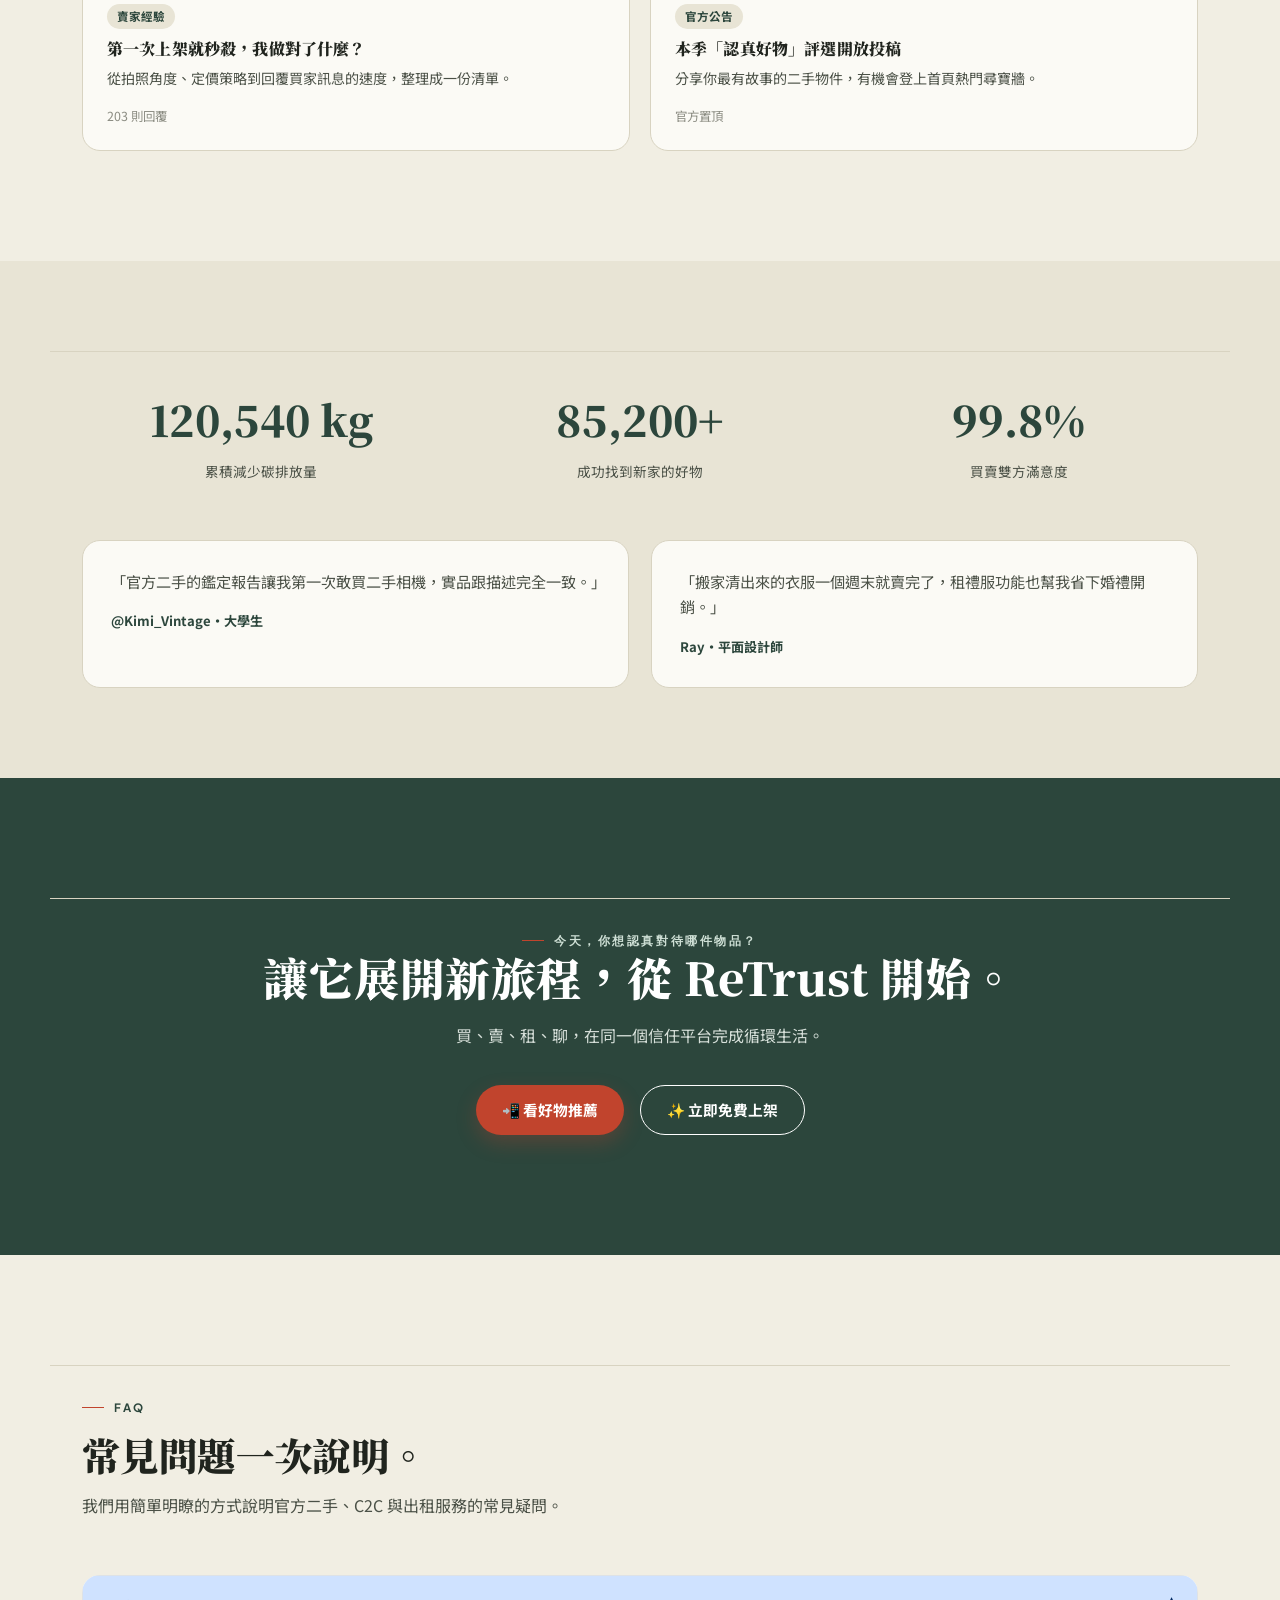
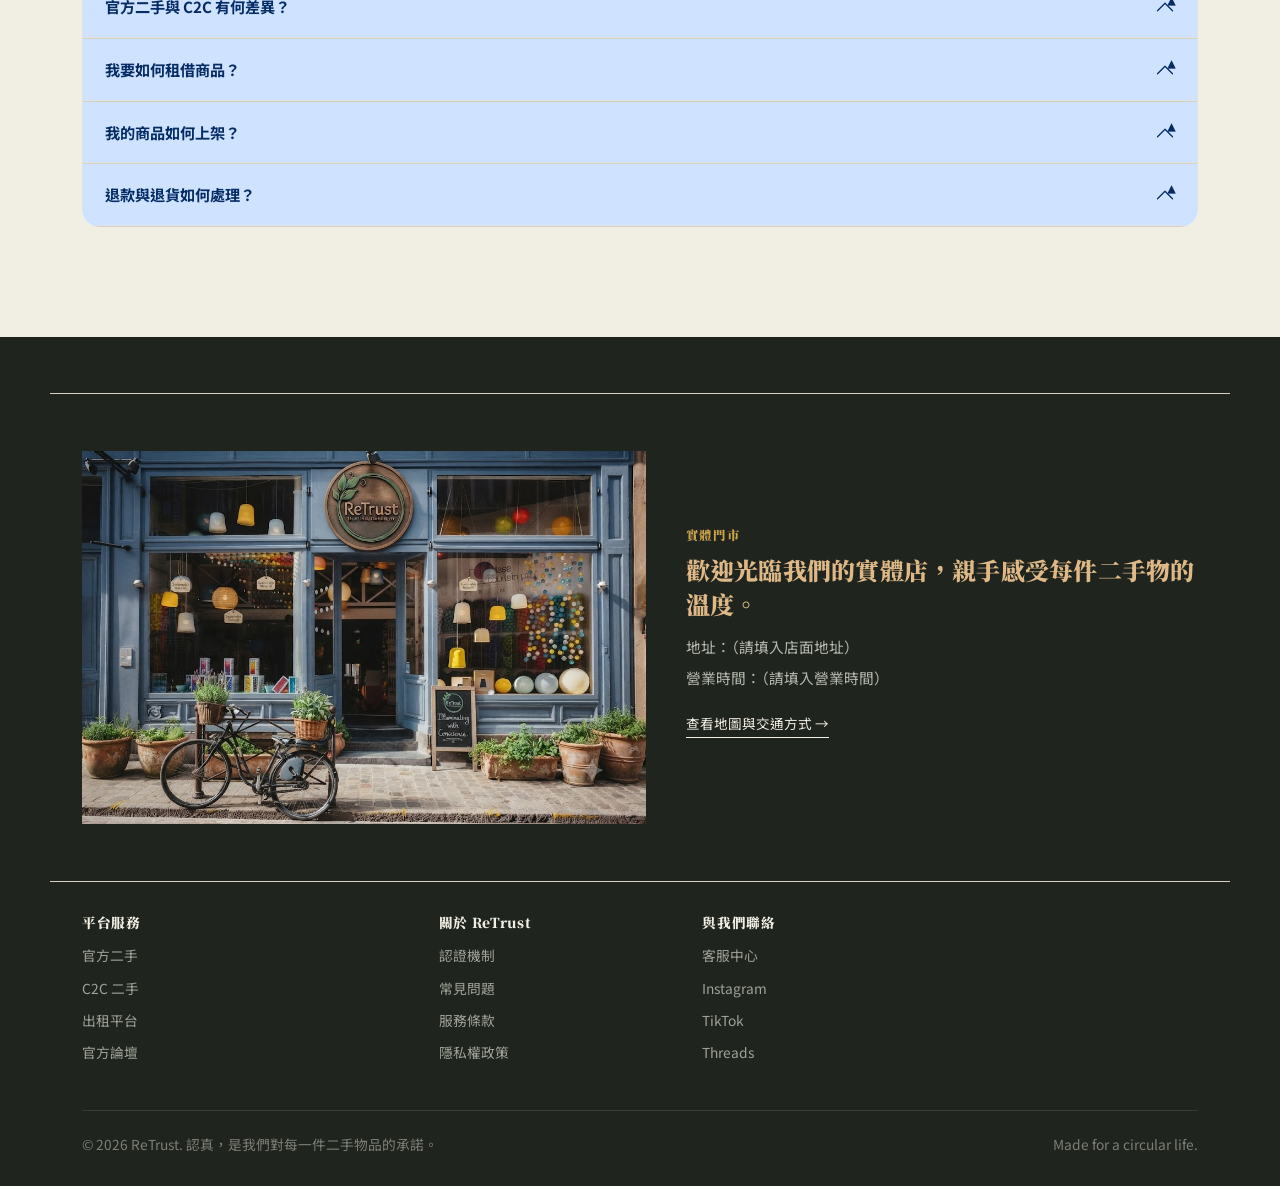
<file: index.html>
<!DOCTYPE html>
<html lang="zh-Hant">

<head>
  <meta charset="UTF-8" />
  <meta name="viewport" content="width=device-width, initial-scale=1.0" />
  <title>ReTrust｜MargeIndex</title>
  <link rel="preconnect" href="https://fonts.googleapis.com">
  <link
    href="https://fonts.googleapis.com/css2?family=Noto+Serif+TC:wght@600;700;900&family=Noto+Sans+TC:wght@400;500;700&family=Plus+Jakarta+Sans:wght@500;600;700;800&family=IBM+Plex+Mono:wght@400;500;600&display=swap"
    rel="stylesheet">
    <link href="https://cdn.jsdelivr.net/npm/bootstrap@5.3.0/dist/css/bootstrap.min.css" rel="stylesheet">
  <style>
    :root {
      --paper: #F1EEE3;
      --paper-deep: #E8E4D5;
      --ink: #20241E;
      --ink-soft: #4B5147;
      --jade: #3F6355;
      --jade-deep: #2C463C;
      --stamp: #C1442D;
      --stamp-deep: #9C3623;
      --line: #D8D3C1;
      --card: #FBFAF5;
      --radius: 18px;
      --brand-green: #2d5a27;
      --brand-amber: #de6f43;
    }

    * {
      box-sizing: border-box;
      margin: 0;
      padding: 0;
    }

    html {
      scroll-behavior: smooth;
    }

    body {
      font-family: 'Noto Sans TC', 'Plus Jakarta Sans', sans-serif;
      background: var(--paper);
      color: var(--ink);
      line-height: 1.7;
      overflow-x: hidden;
    }

    h1,
    h2,
    h3,
    h4,
    h5 {
      font-family: 'Noto Serif TC', serif;
      font-weight: 900;
      color: var(--ink);
      letter-spacing: .01em;
    }

    p {
      color: var(--ink-soft);
    }

    a {
      color: inherit;
      text-decoration: none;
    }

    img {
      max-width: 100%;
      display: block;
    }

    .wrap {
      max-width: 1180px;
      margin: 0 auto;
      padding: 0 32px;
      padding-top: 32px;
      border-top:1px solid var(--line);
    }

    /* NAV */
    header {
      position: fixed;
      top: 0;
      left: 0;
      right: 0;
      z-index: 100;
      padding: 18px 0;
      background: rgba(241, 238, 227, 0);
      transition: transform .35s ease, background .35s ease, box-shadow .35s ease;
    }

    header.scrolled {
      background: rgba(241, 238, 227, 0.88);
      backdrop-filter: blur(14px) saturate(140%);
      box-shadow: 0 1px 0 var(--line);
    }

    .nav-inner {
      display: flex;
      align-items: center;
      justify-content: space-between;
      gap: 24px;
    }

    .logo {
      display: flex;
      align-items: center;
      gap: 10px;
      font-family: 'Noto Serif TC', serif;
      font-weight: 900;
      font-size: 1.35rem;
    }

    .logo .chop {
      width: 34px;
      height: 34px;
      border-radius: 8px;
      background: var(--brand-green);
      display: flex;
      align-items: center;
      justify-content: center;
      transform: rotate(-6deg);
      box-shadow: 0 3px 0 var(--jade-deep);
    }

    .logo .chop img {
      width: 100%;
      height: 100%;
      object-fit: contain;
      border-radius: 8px;
    }

    .nav-links {
      display: flex;
      gap: 24px;
      font-size: .92rem;
      font-weight: 500;
      color: var(--ink-soft);
      flex-wrap: wrap;
    }

    .nav-links a:hover {
      color: var(--jade-deep);
    }

    .nav-cta {
      display: flex;
      gap: 12px;
      align-items: center;
    }

    .btn {
      display: inline-flex;
      align-items: center;
      gap: 8px;
      padding: 13px 26px;
      border-radius: 999px;
      font-weight: 700;
      font-size: .92rem;
      cursor: pointer;
      border: none;
      transition: transform .18s cubic-bezier(.2, .9, .3, 1), box-shadow .25s ease, background .2s ease;
      white-space: nowrap;
    }

    .btn:active {
      transform: scale(.96);
    }

    .btn-primary {
      background: var(--stamp);
      color: #fff;
      box-shadow: 0 8px 20px rgba(193, 68, 45, .28);
    }

    .btn-primary:hover {
      background: var(--stamp-deep);
      box-shadow: 0 10px 24px rgba(193, 68, 45, .36);
    }

    .btn-ghost {
      background: transparent;
      color: var(--ink);
      border: 1.5px solid var(--ink);
    }

    .btn-ghost:hover {
      background: var(--ink);
      color: var(--paper);
    }

    .btn-jade {
      background: var(--jade);
      color: #fff;
      box-shadow: 0 8px 20px rgba(63, 99, 85, .28);
    }

    .btn-jade:hover {
      background: var(--jade-deep);
    }

    .btn-sm {
      padding: 9px 18px;
      font-size: .82rem;
    }

    /* HERO */
    .hero {
      padding: 168px 0 100px;
      position: relative;
    }

    .hero-grid {
      display: grid;
      grid-template-columns: 1.1fr .9fr;
      gap: 60px;
      align-items: center;
    }

    @media(max-width: 960px) {
      .hero-grid {
        grid-template-columns: 1fr;
      }
    }

    .hero h1 {
      font-size: clamp(2.4rem, 4.4vw, 3.6rem);
      line-height: 1.18;
      margin: 18px 0 22px;
    }

    .hero p.lead {
      font-size: 1.08rem;
      color: var(--ink-soft);
      max-width: 520px;
      margin-bottom: 34px;
    }

    .hero-ctas {
      display: flex;
      gap: 16px;
      flex-wrap: wrap;
      margin-bottom: 28px;
    }

    .hero-tags {
      display: flex;
      gap: 10px;
      flex-wrap: wrap;
    }

    .tag {
      font-size: .78rem;
      font-weight: 600;
      padding: 6px 14px;
      border-radius: 999px;
      background: var(--card);
      border: 1px solid var(--line);
      color: var(--ink-soft);
    }

    .hero-visual {
      position: relative;
      height: 460px;
    }

    .stamp-orb {
      position: absolute;
      width: 230px;
      height: 230px;
      border-radius: 50%;
      border: 2.5px dashed var(--stamp);
      display: flex;
      align-items: center;
      justify-content: center;
      top: 8%;
      right: 6%;
      animation: spin 26s linear infinite;
    }

    .stamp-orb .core {
      width: 150px;
      height: 150px;
      border-radius: 50%;
      background: var(--stamp);
      color: #fff;
      display: flex;
      flex-direction: column;
      align-items: center;
      justify-content: center;
      font-family: 'Noto Serif TC', serif;
      font-weight: 900;
      transform: rotate(-14deg);
      box-shadow: 0 14px 30px rgba(193, 68, 45, .35);
    }

    .stamp-orb .core span {
      font-size: 1.5rem;
      letter-spacing: .05em;
    }

    .stamp-orb .core small {
      font-family: 'Plus Jakarta Sans', sans-serif;
      font-size: .62rem;
      letter-spacing: .18em;
      margin-top: 2px;
    }

    @keyframes spin {
      from {
        transform: rotate(0);
      }

      to {
        transform: rotate(360deg);
      }
    }

    .float-card {
      position: absolute;
      /* background: var(--card); */
      /* border: 1px solid var(--line); */
      /* border-radius: var(--radius); */
      background: rgba(255, 253, 247, .73);
      border: 1px solid rgba(166, 117, 79, .72);
      border-radius: 16px;
      padding: 16px 18px;
      /* box-shadow: 0 16px 30px rgba(32, 36, 30, .10); */
      box-shadow: 0 18px 34px rgba(71, 54, 35, .12), inset 0 1px 0 rgba(255, 255, 255, .82);
      animation: float 5.5s ease-in-out infinite;
      backdrop-filter: blur(14px);
    }

    .float-card.c1 {
      top: 2%;
      left: 0;
      width: 225px;
      z-index: 3;
    }

    .float-card.c2 {
      bottom: 8%;
      left: 12%;
      width: 210px;
      animation-delay: 1.2s;
    }

    .float-card.c3 {
      bottom: 0%;
      right: 14%;
      width: 170px;
      animation-delay: 2.4s;
    }

    @keyframes float {

      0%,
      100% {
        transform: translateY(0);
      }

      50% {
        transform: translateY(-12px);
      }
    }

    .float-card .ft-title {
      font-weight: 700;
      font-size: .92rem;
      color: #30332F;
      line-height: 1.45;
      margin-bottom: 4px;
    }

    .float-card .ft-sub {
      font-size: .76rem;
      color: #7D7C74;
    }

    .float-card .ft-price {
      font-family: 'Plus Jakarta Sans', 'Noto Sans TC', sans-serif;
      font-weight: 700;
      color: var(--stamp);
      margin-top: 8px;
      font-size: 1.08rem;
      letter-spacing: .01em;
    }



    @media(max-width: 960px) {
      .hero-visual {

        display: none;
      }

    }

    .eyebrow {
      font-family: 'Plus Jakarta Sans', sans-serif;
      font-weight: 700;
      font-size: .72rem;
      letter-spacing: .22em;
      text-transform: uppercase;
      color: var(--jade-deep);
      display: flex;
      align-items: center;
      gap: 10px;
    }

    .eyebrow::before {
      content: "";
      width: 22px;
      height: 1px;
      background: var(--stamp);
      display: inline-block;
    }

    .section-head {
      max-width: 640px;
      margin-bottom: 56px;
    }

    .section-head h2 {
      font-size: clamp(1.8rem, 3vw, 2.4rem);
      margin-top: 14px;
    }

    .section-head p {
      color: var(--ink-soft);
      margin-top: 14px;
    }

    .pillar-grid {
      display: grid;
      grid-template-columns: repeat(4, 1fr);
      gap: 20px;
    }

    @media(max-width: 960px) {
      .pillar-grid {
        grid-template-columns: 1fr 1fr;
      }
    }

    @media(max-width: 560px) {
      .pillar-grid {
        grid-template-columns: 1fr;
      }
    }

    .pillar-card {
      background: var(--card);
      border: 1px solid var(--line);
      border-radius: var(--radius);
      padding: 30px 24px;
      transition: transform .3s cubic-bezier(.2, .9, .3, 1), box-shadow .3s ease, border-color .3s;
      display: flex;
      flex-direction: column;
      height: 100%;
    }

    .pillar-card:hover {
      transform: translateY(-6px);
      box-shadow: 0 20px 36px rgba(32, 36, 30, .10);
      border-color: var(--jade);
    }

    .pillar-num {
      font-family: 'IBM Plex Mono', monospace;
      font-size: .78rem;
      color: var(--stamp);
      margin-bottom: 16px;
    }

    .pillar-card h3 {
      font-size: 1.2rem;
      margin-bottom: 10px;
    }

    .pillar-card p {
      color: var(--ink-soft);
      font-size: .9rem;
      flex-grow: 1;
    }

    .pill-link {
      margin-top: 18px;
      font-weight: 700;
      font-size: .85rem;
      color: var(--jade-deep);
      display: flex;
      align-items: center;
      gap: 6px;
    }

    .trust {
      background: var(--paper-deep);
      padding: 100px 0;
    }

    .trust-grid {
      display: grid;
      grid-template-columns: .9fr 1.1fr;
      gap: 56px;
      align-items: center;
    }

    @media(max-width: 900px) {
      .trust-grid {
        grid-template-columns: 1fr;
      }
    }

    .grade-row {
      display: flex;
      align-items: center;
      gap: 18px;
      padding: 18px 0;
      border-bottom: 1px solid var(--line);
    }

    .grade-row:last-child {
      border-bottom: none;
    }

    .grade-badge {
      width: 52px;
      height: 52px;
      border-radius: 50%;
      background: var(--jade);
      color: #fff;
      display: flex;
      align-items: center;
      justify-content: center;
      font-family: 'Noto Serif TC', serif;
      font-weight: 900;
      font-size: 1.05rem;
      flex-shrink: 0;
    }

    .grade-row.s .grade-badge {
      background: var(--stamp);
    }

    .grade-text b {
      display: block;
      font-size: .98rem;
      margin-bottom: 2px;
    }

    .grade-text span {
      font-size: .84rem;
      color: var(--ink-soft);
    }

    .steps-list {
      counter-reset: step;
    }

    .step-item {
      display: flex;
      gap: 20px;
      padding: 22px 0;
      border-top: 1px solid var(--line);
    }

    .step-item:first-child {
      border-top: none;
    }

    .step-mark {
      font-family: 'IBM Plex Mono', monospace;
      font-weight: 600;
      color: var(--stamp);
      font-size: .85rem;
      padding-top: 4px;
      width: 34px;
      flex-shrink: 0;
    }

    .step-item h4 {
      font-size: 1.02rem;
      margin-bottom: 6px;
    }

    .step-item p {
      color: var(--ink-soft);
      font-size: .9rem;
    }

    .feed {
      padding: 110px 0;
    }

    .feed-head {
      display: flex;
      justify-content: space-between;
      align-items: flex-end;
      margin-bottom: 44px;
      flex-wrap: wrap;
      gap: 20px;
    }

    .filter-row {
      display: flex;
      gap: 10px;
      flex-wrap: wrap;
      margin-bottom: 36px;
    }

    .filter-chip {
      font-size: .82rem;
      font-weight: 600;
      padding: 8px 16px;
      border-radius: 999px;
      border: 1px solid var(--line);
      background: var(--card);
      color: var(--ink-soft);
      cursor: default;
    }

    .filter-chip.active {
      background: var(--ink);
      color: var(--paper);
      border-color: var(--ink);
    }

    .item-grid {
      display: grid;
      grid-template-columns: repeat(4, minmax(0, 1fr));
      gap: 20px;
    }

    @media(max-width: 960px) {
      .item-grid {
        grid-template-columns: repeat(2, minmax(0, 1fr));
      }
    }

    @media(max-width: 760px) {
      .item-grid {
        grid-template-columns: 1fr;
      }
    }

    .item-card {
      break-inside: avoid;
      margin-bottom: 20px;
      background: var(--card);
      border: 1px solid var(--line);
      border-radius: var(--radius);
      overflow: hidden;
      transition: transform .3s cubic-bezier(.2, .9, .3, 1), box-shadow .3s ease, border-color .3s ease;
    }

    .item-card:hover {
      transform: translateY(-5px) scale(1.02);
      box-shadow: 0 22px 38px rgba(32, 36, 30, .18);
      border-color: rgba(63, 99, 85, .18);
    }

    .item-thumb {
      width: 100%;
      display: grid;
      place-items: center;
      min-height: 220px;
      background: linear-gradient(135deg, #E4E0D0, #D6D2BE);
      overflow: hidden;
    }

    .item-thumb img {
      max-width: 100%;
      max-height: 280px;
      width: auto;
      height: auto;
      object-fit: contain;
    }

    .item-thumb.h1,
    .item-thumb.h2,
    .item-thumb.h3,
    .item-thumb.h4 {
      min-height: 220px;
      height: auto;
    }

    .item-body {
      padding: 22px;
      display: flex;
      flex-direction: column;
      gap: 12px;
    }

    .item-badge {
      display: inline-flex;
      align-items: center;
      justify-content: center;
      align-self: flex-start;
      font-size: .78rem;
      font-weight: 700;
      text-transform: uppercase;
      letter-spacing: .1em;
      border-radius: 999px;
      padding: 8px 14px;
      border: 1px solid transparent;
    }

    .badge-c2c {
      background: rgba(63, 99, 85, .08);
      color: var(--jade-deep);
      border-color: rgba(63, 99, 85, .16);
    }

    .badge-official {
      background: rgba(193, 68, 45, .1);
      color: var(--stamp);
      border-color: rgba(193, 68, 45, .2);
    }

    .badge-rent {
      background: rgba(44, 70, 60, .1);
      color: var(--jade);
      border-color: rgba(44, 70, 60, .16);
    }

    .item-title {
      font-size: 1rem;
      font-weight: 700;
      color: var(--ink);
      line-height: 1.35;
    }

    .item-sub {
      color: var(--ink-soft);
      font-size: .92rem;
      line-height: 1.6;
      min-height: 3.2em;
    }

    .item-price {
      font-weight: 800;
      color: var(--jade-deep);
      font-size: 1rem;
      margin-top: auto;
    }

    .item-price .old {
      font-family: 'IBM Plex Mono', monospace;
      font-size: .8rem;
      color: var(--ink-soft);
      margin-left: 10px;
      text-decoration: line-through;
    }

    .feed .more-btn {
      text-align: center;
      margin-top: 36px;
    }

    .how {
      background: var(--ink);
      color: var(--paper);
      padding: 110px 0;
    }

    .how .section-head h2,
    .how .section-head p {
      color: var(--paper);
    }

    .how .section-head p {
      color: #B7BAB0;
    }

    .how-grid {
      display: grid;
      grid-template-columns: repeat(3, 1fr);
      gap: 24px;
    }

    @media(max-width: 860px) {
      .how-grid {
        grid-template-columns: 1fr;
      }
    }

    .how-card {
      background: rgba(251, 250, 245, .05);
      border: 1px solid rgba(251, 250, 245, .14);
      border-radius: var(--radius);
      padding: 30px 26px;
    }

    .how-card .hnum {
      font-family: 'IBM Plex Mono', monospace;
      color: var(--stamp);
      font-size: .85rem;
      margin-bottom: 18px;
    }

    .how-card h3 {
      color: var(--paper);
      font-size: 1.1rem;
      margin-bottom: 10px;
    }

    .how-card p {
      color: #B7BAB0;
      font-size: .9rem;
    }

    .forum {
      padding: 110px 0;
    }

    .forum-grid {
      display: grid;
      grid-template-columns: 1fr 1fr;
      gap: 20px;
    }

    @media(max-width: 860px) {
      .forum-grid {
        grid-template-columns: 1fr;
      }
    }

    .thread-card {
      background: var(--card);
      border: 1px solid var(--line);
      border-radius: var(--radius);
      padding: 22px 24px;
    }

    .thread-top {
      display: flex;
      justify-content: space-between;
      align-items: center;
      margin-bottom: 10px;
    }

    .thread-tag {
      font-size: .72rem;
      font-weight: 700;
      color: var(--jade-deep);
      background: var(--paper-deep);
      padding: 3px 10px;
      border-radius: 999px;
    }

    .thread-card h4 {
      font-size: 1rem;
      margin-bottom: 8px;
    }

    .thread-card p {
      font-size: .88rem;
      color: var(--ink-soft);
    }

    .thread-meta {
      display: flex;
      gap: 14px;
      font-size: .78rem;
      color: #8B8C82;
      margin-top: 14px;
    }

    .proof {
      background: var(--paper-deep);
      padding: 90px 0;
    }

    .counter-grid {
      display: grid;
      grid-template-columns: repeat(3, 1fr);
      gap: 20px;
      margin-bottom: 56px;
    }

    @media(max-width: 760px) {
      .counter-grid {
        grid-template-columns: 1fr;
      }
    }

    .counter {
      text-align: center;
    }

    .counter .num {
      font-family: 'Noto Serif TC', serif;
      font-weight: 900;
      font-size: 2.6rem;
      color: var(--jade-deep);
    }

    .counter .lbl {
      font-size: .85rem;
      color: var(--ink-soft);
      margin-top: 6px;
    }

    .testi-grid {
      display: grid;
      grid-template-columns: 1fr 1fr;
      gap: 22px;
    }

    @media(max-width: 760px) {
      .testi-grid {
        grid-template-columns: 1fr;
      }
    }

    .testi {
      background: var(--card);
      border: 1px solid var(--line);
      border-radius: var(--radius);
      padding: 28px;
    }

    .testi p {
      font-size: .95rem;
      margin-bottom: 16px;
    }

    .testi .who {
      font-size: .82rem;
      font-weight: 700;
      color: var(--jade-deep);
    }

    .final {
      background: var(--jade-deep);
      color: #fff;
      padding: 120px 0;
      text-align: center;
      position: relative;
      overflow: hidden;
    }

    .final h2 {
      color: #fff;
      font-size: clamp(2rem, 4vw, 2.8rem);
      margin-bottom: 18px;
    }

    .final p {
      color: #D7E0DA;
      max-width: 520px;
      margin: 0 auto 36px;
    }

    .final .ctas {
      display: flex;
      gap: 16px;
      justify-content: center;
      flex-wrap: wrap;
    }

    .final .btn-ghost {
      border-color: #fff;
      color: #fff;
    }

    .final .btn-ghost:hover {
      background: #fff;
      color: var(--jade-deep);
    }

    footer {
      background: var(--ink);
      color: #B7BAB0;
      padding: 56px 0 30px;
      font-size: .86rem;
    }

    .foot-grid {
      display: grid;
      grid-template-columns: 1.4fr 1fr 1fr 1fr;
      gap: 32px;
      margin-bottom: 36px;
    }

    @media(max-width: 760px) {
      .foot-grid {
        grid-template-columns: 1fr 1fr;
      }
    }

    footer h5 {
      color: var(--paper);
      font-size: .85rem;
      margin-bottom: 14px;
      letter-spacing: .05em;
    }

    footer a {
      display: block;
      margin-bottom: 9px;
      color: #9FA298;
    }

    footer a:hover {
      color: var(--paper);
    }

    .foot-bottom {
      border-top: 1px solid rgba(255, 255, 255, .1);
      padding-top: 22px;
      display: flex;
      justify-content: space-between;
      flex-wrap: wrap;
      gap: 10px;
      color: #7C7E75;
    }

    .back-top {
      position: fixed;
      bottom: 26px;
      right: 26px;
      width: 46px;
      height: 46px;
      border-radius: 50%;
      background: var(--ink);
      color: var(--paper);
      display: flex;
      align-items: center;
      justify-content: center;
      font-size: 1.1rem;
      opacity: 0;
      pointer-events: none;
      transition: opacity .3s, transform .2s;
      z-index: 90;
      cursor: pointer;
    }

    .back-top.show {
      opacity: 1;
      pointer-events: auto;
    }

    .back-top:hover {
      transform: translateY(-3px);
    }

    .reveal {
      opacity: 0;
      transform: translateY(24px);
      transition: opacity .7s ease, transform .7s cubic-bezier(.2, .8, .3, 1);
    }

    .reveal.in {
      opacity: 1;
      transform: translateY(0);
    }

    .accordion {
      border-radius: var(--radius);
      overflow: hidden;
    }

    .accordion-item {
      border-bottom: 1px solid var(--line);
    }

    .accordion-button {
      width: 100%;
      background: var(--card);
      color: var(--ink);
      border: none;
      padding: 18px 22px;
      text-align: left;
      font-weight: 700;
      cursor: pointer;
      display: flex;
      justify-content: space-between;
      align-items: center;
      font-size: .95rem;
    }

    .accordion-button:hover {
      background: #f6f2e7;
    }

    .accordion-button::after {
      content: '\25be';
      transition: transform .25s ease;
    }

    .accordion-button.active::after {
      transform: rotate(180deg);
    }

    .accordion-panel {
      max-height: 0;
      overflow: hidden;
      transition: max-height .35s ease, padding .35s ease;
      background: #fff;
      padding: 0 22px;
    }

    .accordion-panel.open {
      max-height: 240px;
      padding: 18px 22px;
    }

    .accordion-panel p {
      margin: 0;
      color: var(--ink-soft);
    }

    /* 預設隱藏漢堡按鈕（大於 1024px 時） */
    .menu-toggle {
      display: none;
      flex-direction: column;
      justify-content: space-between;
      width: 28px;
      height: 20px;
      background: transparent;
      border: none;
      cursor: pointer;
      padding: 0;
      z-index: 1001;
    }

    .menu-toggle .bar {
      display: block;
      width: 100%;
      height: 2px;
      background-color: #333;
      transition: all 0.3s ease;
    }

    /* 桌面版導覽列配置 */
    .nav-menu-wrapper {
      display: flex;
      align-items: center;
      gap: 30px;
    }

    .nav-links {
      display: flex;
      align-items: center;
      gap: 20px;
    }

    @media screen and (max-width: 1024px) {
      .menu-toggle {
        display: flex;
        /* 顯示漢堡按鈕 */
      }

      /* 收合導覽選單 */
      .nav-menu-wrapper {
        position: absolute;
        top: 100%;
        left: 0;
        width: 100%;
        background-color: #fff;
        flex-direction: column;
        align-items: flex-start;
        padding: 20px;
        gap: 20px;
        box-shadow: 0 10px 15px rgba(0, 0, 0, 0.05);

        /* 預設隱藏與動畫效果 */
        max-height: 0;
        overflow: hidden;
        opacity: 0;
        transition: max-height 0.3s ease, opacity 0.3s ease;
      }

      .nav-links {
        flex-direction: column;
        align-items: flex-start;
        width: 100%;
        gap: 15px;
      }

      /* 當選單展開時的狀態 (.is-active) */
      .nav-menu-wrapper.is-active {
        max-height: 500px;
        /* 足夠容納展開內容的高度 */
        opacity: 1;
      }

      /* 漢堡按鈕點擊後的交叉動畫效果 */
      .menu-toggle.is-active .bar:nth-child(1) {
        transform: translateY(9px) rotate(45deg);
      }

      .menu-toggle.is-active .bar:nth-child(2) {
        opacity: 0;
      }

      .menu-toggle.is-active .bar:nth-child(3) {
        transform: translateY(-9px) rotate(-45deg);
      }
    }

    .store-preview img {
      transition: transform 0.3s ease;
    }

    .store-preview:hover img {
      transform: scale(1.02);
      /* 滑鼠懸停時輕微放大，增加互動感 */
    }

    /* 確保在手機版（flex 排列時）有正確的間距 */
    @media (max-width: 767px) {
      .foot-brand-col {
        margin-bottom: 40px;
        text-align: center;
        /* 手機版置中對齊 */
      }

      .foot-brand-col p,
      .foot-brand-col .store-info {
        margin-left: auto;
        margin-right: auto;
      }
    }

    .foot-visit{
      display:grid;
      grid-template-columns: 1.1fr 1fr;
      gap:40px;
      align-items:center;
      padding-bottom:32px;
        
    }  
    .foot-visit-photo{
      position:relative;
      border-radius:14px;
      overflow:hidden;
      aspect-ratio: 4 / 3;
    }  
    .foot-visit-photo img{
      width:100%;
      height:100%;
      object-fit:cover;
      display:block;
    }  
    .foot-visit-text h5{
      margin:0 0 10px;    
      font-size:.78rem;    
      letter-spacing:.14em;    
      text-transform:uppercase;    
      color: #C9A24B;  
    }  
    .foot-visit-text h3{    
      margin:0 0 14px;    
      font-size:1.5rem;    
      line-height:1.4;
      color: burlywood;  
    }  
    .foot-visit-text p{    
      margin:0 0 6px;    
      font-size:.92rem;    
      color:var(--muted);    
      line-height:1.7;  
    }  
    .foot-visit-text a.visit-link{    
      display:inline-block;    
      margin-top:16px;    
      font-size:.85rem;    
      color:var(--paper);    
      text-decoration:none;    
      border-bottom:1px solid var(--paper);    
      padding-bottom:2px;  
    }

    @media (max-width: 767px) {
      .foot-visit-photo{
        display: none;
      }
      .foot-visit{
        display: inline-flex;
        padding: 32px;
        text-align: center;
      }
    }

     /* 廣告彈窗圓角與陰影 */
        #adsModal .modal-content {
            border-radius: 16px;
            box-shadow: 0 15px 35px rgba(0, 0, 0, 0.3);
            overflow: hidden;
            background: transparent;
            border: none;

        }

        /* Modal 內部容器與 Wave 動畫樣式 (採用 #F1EEE3 與 #FBFAF5 配色) */
        #adsModal .modal-body-custom {
            position: relative;
            width: 100%;
            padding: 20px 20px 30px 20px;
            background-image: linear-gradient(to top, #F1EEE3 0%, #FBFAF5 100%);
            overflow: hidden;
            border-radius: 16px;
        }

        .wave-container {
            position: absolute;
            width: 100%;
            height: 100%;
            top: 0;
            left: 0;
            overflow: hidden;
            z-index: 0;
            border-radius: 16px;
        }

        .wave {
            width: 600px;
            height: 650px;
            position: absolute;
            top: 80%;
            left: 80%;
            margin-left: -450px;
            margin-top: -500px;
            border-radius: 38%;
            /* background: rgba(135, 202, 230, 0.8); */
            /* background: rgba(101, 79, 228, 0.75); */
            background: rgba(159, 211, 218, 0.8);
            animation: wave 12s infinite linear;
        }

        @keyframes wave {
            from {
                transform: rotate(0deg);
            }

            to {
                transform: rotate(360deg);
            }
        }

        /* 確保內容層級高於動畫背景 */
        #adsModal .modal-header,
        #adsModal .modal-body-content {
            position: relative;
            z-index: 1;
        }
  </style>
</head>

<body>

  <header id="header">
    <div class="wrap nav-inner">
      <div class="logo"><span class="chop"><img src="/plans/logo/logoRetrust300.png" alt="ReTrust logo"></span>ReTrust
      </div>
      
      <!-- 手機版漢堡按鈕 -->
      <button class="menu-toggle" aria-label="切換導覽選單" aria-expanded="false">
        <span class="bar"></span>
        <span class="bar"></span>
        <span class="bar"></span>
      </button>

      <!-- 導覽與 CTA 區塊（在手機版會被收合） -->
      <div class="nav-menu-wrapper">
        <nav class="nav-links">
          <a href="#home">首頁</a>
          <a href="#manifesto">品牌理念</a>
          <a href="#pillars">四大服務</a>
          <a href="#trust">認證機制</a>
          <a href="#feed">好物推薦</a>
          <a href="#faq">常見問題</a>
          <a href="#contact">聯絡我們</a>
        </nav>
        <div class="nav-cta">
          <a href="#how" class="btn btn-ghost btn-sm">免費上架</a>
          <a href="#feed" class="btn btn-primary btn-sm">開始尋寶</a>
        </div>
      </div>
  </header>

  <section class="hero" id="home">
    <div class="wrap hero-grid">
      <div>
        <div class="eyebrow">OFFICIAL × C2C × RENT × FORUM</div>
        <h1>ReTrust：讓每一件二手好物，被認真看見。</h1>
        <p class="lead">正式驗證、社群買賣、快速上架與安心租借，從官方鑑定到社群交流，一個讓循環更簡單的信任平台。</p>
        <div class="hero-ctas">
          <a href="#feed" class="btn btn-primary">🔍 開始尋寶</a>
          <a href="#how" class="btn btn-ghost">✨ 30 秒免費上架</a>
        </div>
        <div class="hero-tags">
          <span class="tag">官方鑑定保障</span>
          <span class="tag">第三方價金保管</span>
          <span class="tag">租賃免囤積</span>
          <span class="tag">碳足跡認證</span>
        </div>
      </div>
      <div class="hero-visual">
        <div class="stamp-orb">
          <div class="core"><span>認真</span><small>VERIFIED</small></div>
        </div>
        <div class="float-card c1">

          <div class="ft-title">日系燈芯絨外套</div>
          <div class="ft-sub">C2C・95 成新</div>
          <div class="ft-price">NT$480</div>
        </div>
        <div class="float-card c2">
          <div class="ft-title">官方認證單眼相機</div>
          <div class="ft-sub">官方二手・已鑑定</div>
          <div class="ft-price">NT$6,200</div>
        </div>
        <div class="float-card c3">
          <div class="ft-title">露營帳篷（週租）</div>
          <div class="ft-sub">出租・3 天方案</div>
          <div class="ft-price">NT$390 / 週</div>
        </div>
      </div>
    </div>
  </section>

  <section class="manifesto" id="manifesto">
    <div class="wrap">
      <h2>「認真」不是口號，<br>是每件物品都要通過的關卡。</h2>
      <p><span class="glyph">「</span>ReTrust 的中文諧音是「認真」——我們相信，二手交易值得被認真對待：認真鑑定物品狀況、認真保護買賣雙方的錢與信任、認真替地球多留一點資源。<span
          class="glyph">」</span></p>
    </div>
  </section>

  <section class="pillars" id="pillars">
    <div class="wrap">
      <div class="section-head">
        <div class="eyebrow">四大服務</div>
        <h2>一個帳號，四種認真的方式。</h2>
        <p>官方二手、C2C 市集、短租平台與論壇交流，ReTrust 將每一步服務都打造成透明、安心的循環體驗。</p>
      </div>
      <div class="pillar-grid">
        <div class="pillar-card reveal">
          <div class="pillar-num">01 · 官方二手</div>
          <h3>官方鑑定嚴選</h3>
          <p>由 ReTrust 團隊逐件驗貨、分級與拍攝，附上鑑定報告與品質保固，讓你買得安心。</p>
          <div class="pill-link">瀏覽官方嚴選 →</div>
        </div>
        <div class="pillar-card reveal">
          <div class="pillar-num">02 · C2C 二手</div>
          <h3>鄰里尋寶市集</h3>
          <p>個人賣家可快速上架，平台協助交易仲介與信用評價，買賣雙方都有更大信任感。</p>
          <div class="pill-link">開始逛市集 →</div>
        </div>
        <div class="pillar-card reveal">
          <div class="pillar-num">03 · 出租平台</div>
          <h3>用租的，更輕盈</h3>
          <p>露營裝備、正式禮服、電子產品都能短租，押金與租期清楚，歸還流程也簡單。</p>
          <div class="pill-link">看看可租好物 →</div>
        </div>
        <div class="pillar-card reveal">
          <div class="pillar-num">04 · 官方論壇</div>
          <h3>認真聊物件</h3>
          <p>保養心得、鑑定知識、二手攻略與公告都在論壇分享，打造更有溫度的循環社群。</p>
          <div class="pill-link">加入討論 →</div>
        </div>
      </div>
    </div>
  </section>

  <section class="trust" id="trust">
    <div class="wrap trust-grid">
      <div>
        <div class="eyebrow">認證機制</div>
        <h2 style="font-size:2rem; margin:14px 0 26px;">分級透明，認真標示每一分狀況。</h2>
        <div class="grade-row s">
          <div class="grade-badge">S</div>
          <div class="grade-text"><b>近全新 / 官方認證</b><span>官方團隊逐件檢查，附完整鑑定報告與保固。</span></div>
        </div>
        <div class="grade-row">
          <div class="grade-badge">A</div>
          <div class="grade-text"><b>95 成新以上</b><span>使用痕跡極輕微，賣家與平台雙重描述比對。</span></div>
        </div>
        <div class="grade-row">
          <div class="grade-badge">B</div>
          <div class="grade-text"><b>正常使用痕跡</b><span>功能完整、外觀有使用感，價格更划算。</span></div>
        </div>
      </div>
      <div>
        <div class="steps-list">
          <div class="step-item reveal">
            <div class="step-mark">01</div>
            <div>
              <h4>賣家誠實申報</h4>
              <p>拍照、填寫商品狀況，系統會即時比對常見詐騙關鍵字。</p>
            </div>
          </div>
          <div class="step-item reveal">
            <div class="step-mark">02</div>
            <div>
              <h4>價金第三方保管</h4>
              <p>買家付款先進入託管帳戶，確認收貨無誤後才撥款給賣家。</p>
            </div>
          </div>
          <div class="step-item reveal">
            <div class="step-mark">03</div>
            <div>
              <h4>官方件加蓋認證章</h4>
              <p>官方二手商品經人工複驗後，才會顯示「ReTrust 認證」標章。</p>
            </div>
          </div>
          <div class="step-item reveal">
            <div class="step-mark">04</div>
            <div>
              <h4>爭議 7 天內處理</h4>
              <p>若收到貨與描述不符，可在期限內申請退貨或協調。</p>
            </div>
          </div>
        </div>
      </div>
    </div>
  </section>

  <section class="feed" id="feed">
    <div class="wrap">
      <div class="feed-head">
        <div class="section-head" style="margin-bottom:0;">
          <div class="eyebrow">今日熱門</div>
          <h2>大家都在看的好物</h2>
        </div>
        <div class="filter-row" style="margin-bottom:0;">
          <span class="filter-chip active">全部</span>
          <span class="filter-chip">官方認證</span>
          <span class="filter-chip">C2C</span>
          <span class="filter-chip">可租借</span>
        </div>
      </div>

      <div class="item-grid">
        <div class="item-card reveal">
          <div class="item-thumb h1"><img src="/plans/images/product1-Photoroom.png" alt="日系撞色斜肩針織披肩短裙套裝"></div>
          <div class="item-body">
            <span class="item-badge badge-c2c">C2C</span>
            <div class="item-title">日系撞色斜肩針織披肩短裙套裝</div>
            <div class="item-sub">九成新，僅試穿過一次，無明顯瑕疵與起球。</div>
            <div class="item-price">NT$480 <span class="old">$1,680</span></div>
          </div>
        </div>
        <div class="item-card reveal">
          <div class="item-thumb h3"><img src="/plans/images/product2-Photoroom.png" alt="銀色高階三鏡頭智慧型手機"></div>
          <div class="item-body">
            <span class="item-badge badge-official">官方認證</span>
            <div class="item-title">銀色高階三鏡頭智慧型手機</div>
            <div class="item-sub">八成新，外觀有些微使用細紋，功能完全正常。</div>
            <div class="item-price">NT$6,200</div>
          </div>
        </div>
        <div class="item-card reveal">
          <div class="item-thumb h2"><img src="/plans/images/product3-Photoroom.png" alt="陶瓷手沖壺"></div>
          <div class="item-body">
            <span class="item-badge badge-c2c">C2C</span>
            <div class="item-title">經典木紋四弦古典小提琴</div>
            <div class="item-sub">九成五新，保養良好，琴身無刮傷且音色優美。</div>
            <div class="item-price">NT$650</div>
          </div>
        </div>
        <div class="item-card reveal">
          <div class="item-thumb h4"><img src="/plans/images/product4-Photoroom.png" alt="露營帳篷"></div>
          <div class="item-body">
            <span class="item-badge badge-rent">可租借</span>
            <div class="item-title">中國風扇形梅花流蘇手機吊飾</div>
            <div class="item-sub">全新未使用，金屬配件光澤亮麗無氧化。</div>
            <div class="item-price">NT$390 <span>/ 天</span></div>
          </div>
        </div>
        <div class="item-card reveal">
          <div class="item-thumb h2"><img src="/plans/images/product5-Photoroom.png" alt="禮服租借"></div>
          <div class="item-body">
            <span class="item-badge badge-rent">可租借</span>
            <div class="item-title">復古玫瑰靜物油畫相框擺飾</div>
            <div class="item-sub">九成新，木質邊框無碰撞痕跡，整體保存極佳。</div>
            <div class="item-price">NT$890 <span>/ 天</span></div>
          </div>
        </div>
      </div>
      <div class="more-btn">
        <a href="#contact" class="btn btn-ghost">查看更多好物</a>
      </div>
    </div>
  </section>

  <section class="how" id="how">
    <div class="wrap">
      <div class="section-head">
        <div class="eyebrow">給賣家</div>
        <h2>斷捨離，三步驟就認真上架。</h2>
        <p>不管是隨手一件舊物、官方鑑定還是短租服務，流程都簡單快速，讓你輕鬆開始循環生活。</p>
      </div>
      <div class="how-grid">
        <div class="how-card reveal">
          <div class="hnum">STEP 01</div>
          <h3>拍照，AI 幫你寫文案</h3>
          <p>手機拍下商品，AI 自動去背、判斷分類並建議定價與描述。</p>
        </div>
        <div class="how-card reveal">
          <div class="hnum">STEP 02</div>
          <h3>選擇販售或出租</h3>
          <p>同一件物品可以標記「出售」或「短租」，讓它用最有效率的方式流動。</p>
        </div>
        <div class="how-card reveal">
          <div class="hnum">STEP 03</div>
          <h3>超商寄件，安全收款</h3>
          <p>買家下單後至超商刷條碼寄出，款項在對方確認收貨後才撥入帳戶。</p>
        </div>
      </div>
    </div>
  </section>

  <section class="forum" id="forum">
    <div class="wrap">
      <div class="section-head">
        <div class="eyebrow">官方論壇</div>
        <h2>一起分享、鑑定與租借經驗。</h2>
        <p>從尋寶分享、鑑定知識到租借心得，論壇是 ReTrust 社群認真交流的地方。</p>
      </div>
      <div class="forum-grid">
        <div class="thread-card reveal">
          <div class="thread-top"><span class="thread-tag">鑑定知識</span></div>
          <h4>底片相機怎麼分辨快門是否正常？</h4>
          <p>整理了三個自己在家就能檢查的小技巧，附上官方鑑定師的補充回覆。</p>
          <div class="thread-meta"><span>128 則回覆</span><span>官方已標記精華</span></div>
        </div>
        <div class="thread-card reveal">
          <div class="thread-top"><span class="thread-tag">租賃心得</span></div>
          <h4>租禮服參加婚禮，流程跟買新的差在哪？</h4>
          <p>分享租借到歸還的完整體驗，包含清潔費用與臨時尺寸調整。</p>
          <div class="thread-meta"><span>76 則回覆</span></div>
        </div>
        <div class="thread-card reveal">
          <div class="thread-top"><span class="thread-tag">賣家經驗</span></div>
          <h4>第一次上架就秒殺，我做對了什麼？</h4>
          <p>從拍照角度、定價策略到回覆買家訊息的速度，整理成一份清單。</p>
          <div class="thread-meta"><span>203 則回覆</span></div>
        </div>
        <div class="thread-card reveal">
          <div class="thread-top"><span class="thread-tag">官方公告</span></div>
          <h4>本季「認真好物」評選開放投稿</h4>
          <p>分享你最有故事的二手物件，有機會登上首頁熱門尋寶牆。</p>
          <div class="thread-meta"><span>官方置頂</span></div>
        </div>
      </div>
    </div>
  </section>

  <section class="proof" id="proof">
    <div class="wrap">
      <div class="counter-grid">
        <div class="counter reveal">
          <div class="num mono">120,540 kg</div>
          <div class="lbl">累積減少碳排放量</div>
        </div>
        <div class="counter reveal">
          <div class="num mono">85,200+</div>
          <div class="lbl">成功找到新家的好物</div>
        </div>
        <div class="counter reveal">
          <div class="num mono">99.8%</div>
          <div class="lbl">買賣雙方滿意度</div>
        </div>
      </div>
      <div class="testi-grid">
        <div class="testi reveal">
          <p>「官方二手的鑑定報告讓我第一次敢買二手相機，實品跟描述完全一致。」</p>
          <div class="who">@Kimi_Vintage・大學生</div>
        </div>
        <div class="testi reveal">
          <p>「搬家清出來的衣服一個週末就賣完了，租禮服功能也幫我省下婚禮開銷。」</p>
          <div class="who">Ray・平面設計師</div>
        </div>
      </div>
    </div>
  </section>

  <section class="final">
    <div class="wrap">
      <div class="eyebrow" style="justify-content:center; color:#CFE0D6;">今天，你想認真對待哪件物品？</div>
      <h2>讓它展開新旅程，從 ReTrust 開始。</h2>
      <p>買、賣、租、聊，在同一個信任平台完成循環生活。</p>
      <div class="ctas">
        <a href="#feed" class="btn btn-primary">📲 看好物推薦</a>
        <a href="#how" class="btn btn-ghost">✨ 立即免費上架</a>
      </div>
    </div>
  </section>

  <section class="forum" id="faq">
    <div class="wrap">
      <div class="section-head">
        <div class="eyebrow">FAQ</div>
        <h2>常見問題一次說明。</h2>
        <p>我們用簡單明瞭的方式說明官方二手、C2C 與出租服務的常見疑問。</p>
      </div>
      <div class="accordion">
        <div class="accordion-item">
          <button class="accordion-button" type="button">官方二手與 C2C 有何差異？</button>
          <div class="accordion-panel">
            <p>官方二手由平台鑑定與出品，品質更可預測；C2C 則是個人賣家上架，平台提供交易擔保與仲介服務。</p>
          </div>
        </div>
        <div class="accordion-item">
          <button class="accordion-button" type="button">我要如何租借商品？</button>
          <div class="accordion-panel">
            <p>在出租平台區選擇商品、確認租期與押金後，完成付款即可領取，使用後依規定歸還即可。</p>
          </div>
        </div>
        <div class="accordion-item">
          <button class="accordion-button" type="button">我的商品如何上架？</button>
          <div class="accordion-panel">
            <p>拍照上傳、填寫描述與價格，平台將協助你快速上架並通知買家或租客。</p>
          </div>
        </div>
        <div class="accordion-item">
          <button class="accordion-button" type="button">退款與退貨如何處理？</button>
          <div class="accordion-panel">
            <p>退款與退貨依據平台規範處理，若符合退貨條件，平台將先行保留款項並協助雙方完成後續流程。</p>
          </div>
        </div>
      </div>
    </div>
  </section>

  <footer id="contact">
    <div class="wrap">
      <div class="foot-visit">
        <div class="foot-visit-photo">
          <img src="/plans/images/store.jpg" alt="ReTrust 實體店門面" style="height: 100%; object-fit: contain; align-items: center;">
        </div>
        <div class="foot-visit-text">
          <h5>實體門市</h5>
          <h3>歡迎光臨我們的實體店，親手感受每件二手物的溫度。</h3>
          <p>地址：（請填入店面地址）</p>
          <p>營業時間：（請填入營業時間）</p>
          <a class="visit-link" href="#">查看地圖與交通方式 →</a>
        </div>
      </div>
    </div>
    <div class="wrap">
      <div class="foot-grid">
        <div>
          <h5>平台服務</h5>
          <a href="#pillars">官方二手</a>
          <a href="#pillars">C2C 二手</a>
          <a href="#pillars">出租平台</a>
          <a href="#forum">官方論壇</a>
        </div>
        <div>
          <h5>關於 ReTrust</h5>
          <a href="#trust">認證機制</a>
          <a href="#faq">常見問題</a>
          <a href="#contact">服務條款</a>
          <a href="#contact">隱私權政策</a>
        </div>
        <div>
          <h5>與我們聯絡</h5>
          <a href="mailto:hello@retrust.example">客服中心</a>
          <a href="#">Instagram</a>
          <a href="#">TikTok</a>
          <a href="#">Threads</a>
        </div>
      </div>
      <div class="foot-bottom">
        <span>© 2026 ReTrust. 認真，是我們對每一件二手物品的承諾。</span>
        <span>Made for a circular life.</span>
      </div>
    </div>
  </footer>

  <div class="back-top" id="backTop">↑</div>

  <!-- 彈出廣告 Modal -->
    <div class="modal fade" id="adsModal" tabindex="-1" aria-hidden="true">
        <div class="modal-dialog modal-dialog-centered">
            <div class="modal-content">

                <!-- 自訂背景與 Wave 動畫區塊 -->
                <div class="modal-body-custom">

                    <!-- Wave 動畫 -->
                    <div class="wave-container">
                        <div class="wave"></div>
                    </div>

                    <!-- Modal 標題與關閉按鈕 -->
                    <div class="modal-header border-0 pt-0 pb-2">
                        <h5 class="modal-title fw-bold text-dark">誠摯歡迎</h5>
                        <button type="button" class="btn-close" data-bs-dismiss="modal" aria-label="Close"></button>
                    </div>

                    <!-- 廣告圖片區塊（含穩定備用圖機制） -->
                    <div class="modal-body-content text-center">
                            <img src="plans/logo/retrust_ad.png"
                                onerror="this.onerror=null; this.src='https://placehold.co/500x300/F1EEE3/333333?text=Ad+Image';"
                                alt="廣告圖片" class="img-fluid rounded shadow-sm">
                    </div>

                </div>

            </div>
        </div>
    </div>

  <script src="https://code.jquery.com/jquery-3.7.1.min.js"></script>
  <script src="https://cdn.jsdelivr.net/npm/bootstrap@5.3.0/dist/js/bootstrap.bundle.min.js"></script>
  <script>
    const header = document.getElementById('header');
    let lastY = window.scrollY;
    window.addEventListener('scroll', () => {
      const y = window.scrollY;
      header.classList.toggle('scrolled', y > 40);
      if (y > lastY && y > 160) header.classList.add('hide'); else header.classList.remove('hide');
      lastY = y;
      document.getElementById('backTop').classList.toggle('show', y > 700);
    });

    const io = new IntersectionObserver((entries) => {
      entries.forEach(e => { if (e.isIntersecting) e.target.classList.add('in'); });
    }, { threshold: 0.15 });
    document.querySelectorAll('.reveal').forEach(el => io.observe(el));
    document.getElementById('backTop').addEventListener('click', () => { window.scrollTo({ top: 0, behavior: 'smooth' }); });

    document.querySelectorAll('.accordion-button').forEach((button) => {
      button.addEventListener('click', () => {
        const panel = button.nextElementSibling;
        const open = panel.classList.toggle('open');
        button.classList.toggle('active', open);
      });
    });

    document.addEventListener('DOMContentLoaded', () => {
      const menuToggle = document.querySelector('.menu-toggle');
      const navMenuWrapper = document.querySelector('.nav-menu-wrapper');

      if (menuToggle && navMenuWrapper) {
        menuToggle.addEventListener('click', () => {
          const isOpen = menuToggle.classList.toggle('is-active');
          navMenuWrapper.classList.toggle('is-active');
          menuToggle.setAttribute('aria-expanded', isOpen);
        });

        // 點擊選單內的連結後，自動收合選單（提升手機版使用者體驗）
        const navLinks = navMenuWrapper.querySelectorAll('a');
        navLinks.forEach(link => {
          link.addEventListener('click', () => {
            menuToggle.classList.remove('is-active');
            navMenuWrapper.classList.remove('is-active');
            menuToggle.setAttribute('aria-expanded', 'false');
          });
        });
      }
    });

    $(document).ready(function () {
            var myModal = new bootstrap.Modal(document.getElementById('adsModal'));
            myModal.show();
        });
  </script>
</body>

</html>
</file>
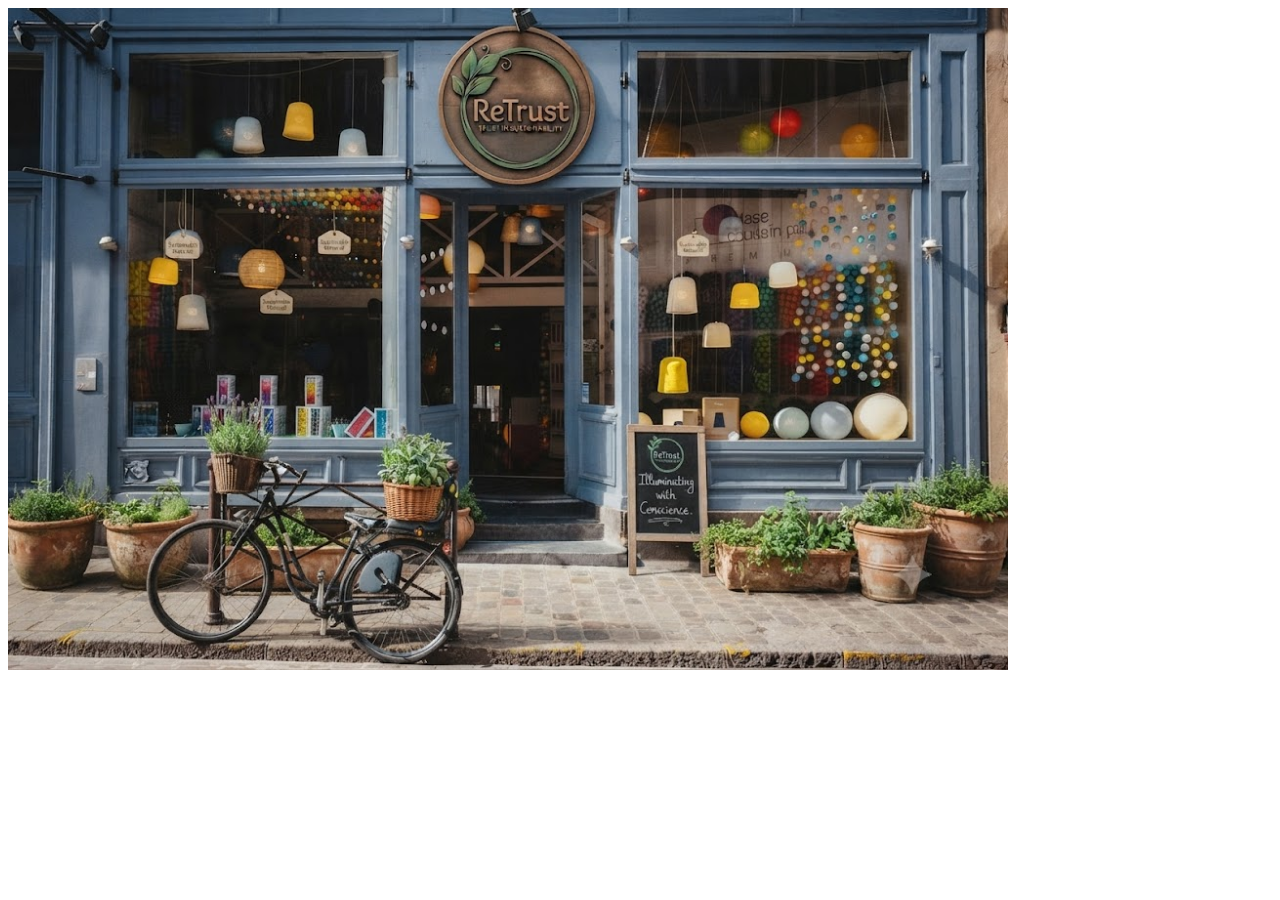
<file: clip_parh.html>
<!DOCTYPE html>
<html lang="en">
<head>
    <meta charset="UTF-8">
    <meta name="viewport" content="width=device-width, initial-scale=1.0">
    <title>css遮色片</title>
    <style>
        .img-frame{
            width: 500px;
            height: 500px;
            
        }
.blob {
    
  aspect-ratio: 1;
  clip-path: shape(from 71.04% 93.85%,curve to 58.73% 97.47% with 64.89% 95.84%,smooth to 46.14% 98.78%,smooth to 34.06% 95.41%,smooth to 23.03% 89.14%,smooth to 13.23% 81.34%,smooth to 5.69% 71.08%,smooth to 2.57% 58.95%,smooth to 1.87% 46.06%,smooth to 3.87% 33.75%,smooth to 10.74% 23.14%,smooth to 19.45% 14.18%,smooth to 29.56% 7.10%,smooth to 41.29% 2.73%,smooth to 53.80% 1.70%,smooth to 65.94% 4.78%,smooth to 77.09% 10.66%,smooth to 87.02% 18.47%,smooth to 94.14% 28.91%,smooth to 97.36% 41.16%,smooth to 97.27% 53.68%,smooth to 94.22% 65.63%,smooth to 89.14% 77.05%,smooth to 81.77% 87.30%,smooth to 71.04% 93.85%);
}
img{
    width: 200%;
}

    </style>
</head>
<body>
    <div class="img-frame blob">
        <img src="/plans/images/store.jpg" alt="二手實體店">
    </div>
</body>
</html>
</file>
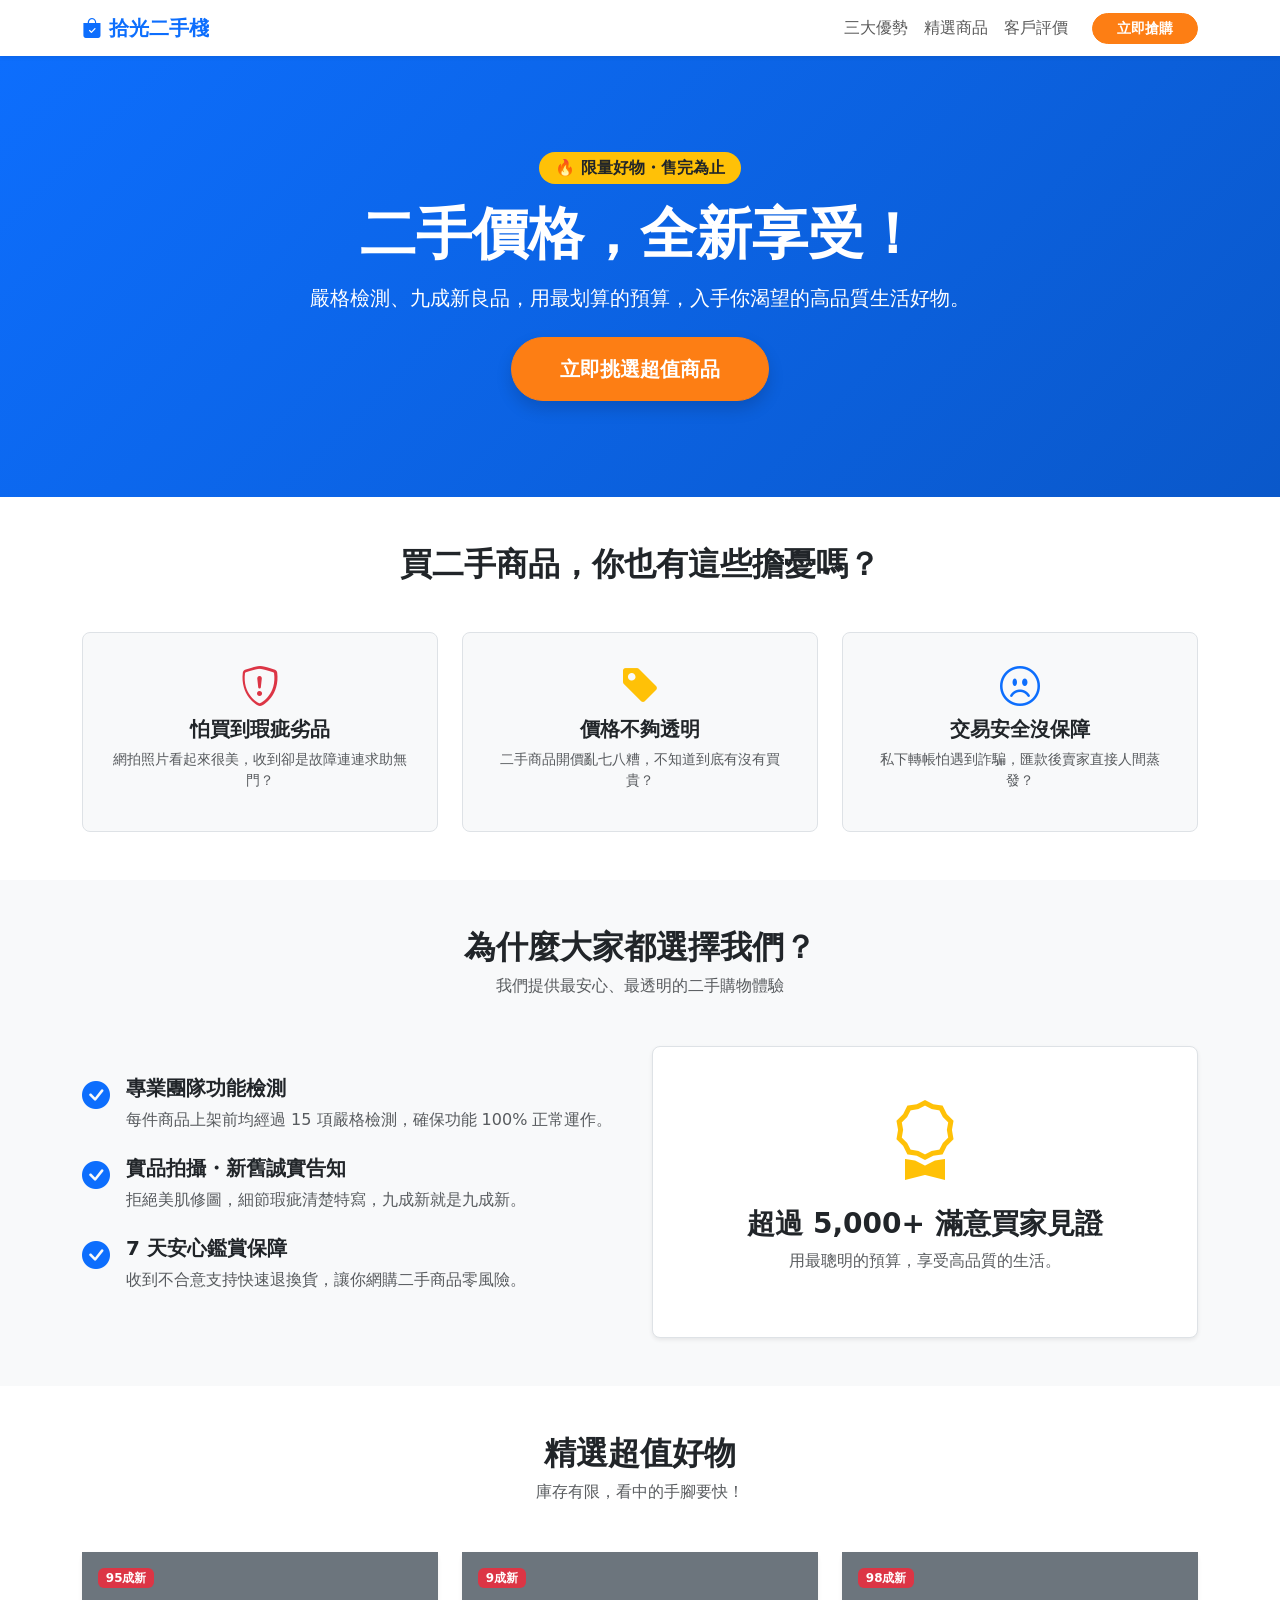
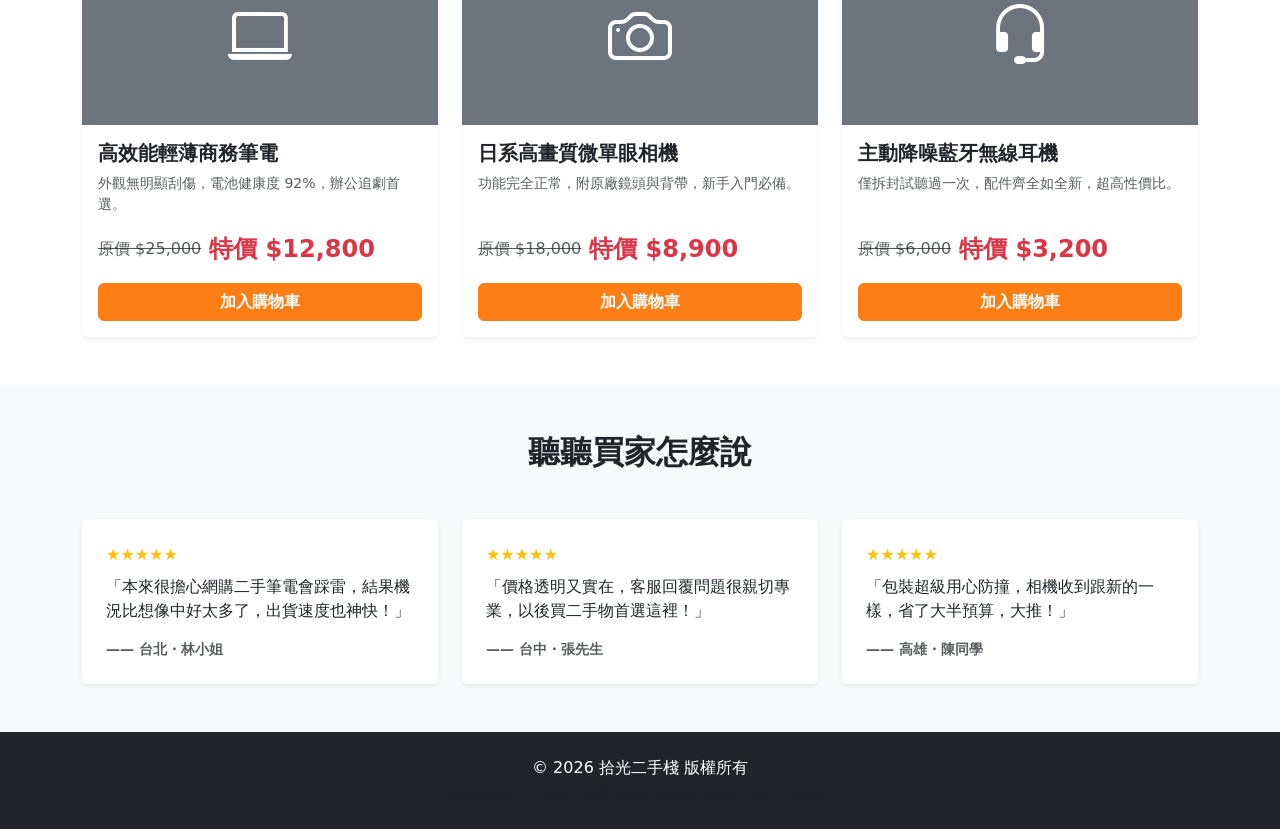
<file: gem.html>
<!DOCTYPE html>
<html lang="zh-Hant">

<head>
    <meta charset="UTF-8">
    <meta name="viewport" content="width=device-width, initial-scale=1.0">
    <title>二手良品專賣店 - 尋寶好去處</title>
    <!-- Bootstrap 5 CSS CDN -->
    <link href="https://cdn.jsdelivr.net/npm/bootstrap@5.3.0/dist/css/bootstrap.min.css" rel="stylesheet">
    <!-- Bootstrap Icons CDN -->
    <link href="https://cdn.jsdelivr.net/npm/bootstrap-icons@1.10.5/font/bootstrap-icons.css" rel="stylesheet">
    <style>
        /* 自定義樣式與輔助色 */
        .btn-cta {
            background-color: #fd7e14;
            border-color: #fd7e14;
            color: #ffffff;
            font-weight: bold;
        }

        .btn-cta:hover {
            background-color: #e86d0b;
            border-color: #e86d0b;
            color: #ffffff;
        }

        .hero-section {
            background: linear-gradient(135deg, #0d6efd 0%, #0a58ca 100%);
            color: white;
        }
    </style>
</head>

<body class="bg-light">

    <!-- Navbar 導覽列 -->
    <nav class="navbar navbar-expand-lg navbar-light bg-white sticky-top shadow-sm">
        <div class="container">
            <a class="navbar-brand fw-bold text-primary" href="#"><i class="bi bi-bag-check-fill"></i> 拾光二手棧</a>
            <button class="navbar-toggler" type="button" data-bs-toggle="collapse" data-bs-target="#navbarNav">
                <span class="navbar-toggler-icon"></span>
            </button>
            <div class="collapse navbar-collapse justify-content-end" id="navbarNav">
                <ul class="navbar-nav align-items-center">
                    <li class="nav-item"><a class="nav-link" href="#features">三大優勢</a></li>
                    <li class="nav-item"><a class="nav-link" href="#products">精選商品</a></li>
                    <li class="nav-item"><a class="nav-link" href="#reviews">客戶評價</a></li>
                    <li class="nav-item ms-lg-3 mt-2 mt-lg-0">
                        <a href="#products" class="btn btn-cta btn-sm px-4 rounded-pill">立即搶購</a>
                    </li>
                </ul>
            </div>
        </div>
    </nav>

    <!-- Hero Section 首屏吸睛 -->
    <header class="hero-section py-5 text-center">
        <div class="container py-md-5">
            <div class="row justify-content-center">
                <div class="col-lg-8">
                    <span class="badge bg-warning text-dark mb-3 px-3 py-2 fs-6 rounded-pill">🔥 限量好物・售完為止</span>
                    <h1 class="display-4 fw-bold mb-3">二手價格，全新享受！</h1>
                    <p class="lead mb-4">嚴格檢測、九成新良品，用最划算的預算，入手你渴望的高品質生活好物。</p>
                    <a href="#products" class="btn btn-cta btn-lg px-5 py-3 rounded-pill shadow">立即挑選超值商品</a>
                </div>
            </div>
        </div>
    </header>

    <!-- Pain Points 痛點共鳴 -->
    <section class="py-5 bg-white">
        <div class="container text-center">
            <h2 class="fw-bold mb-4">買二手商品，你也有這些擔憂嗎？</h2>
            <div class="row g-4 mt-2">
                <div class="col-md-4">
                    <div class="p-4 border rounded-3 h-100 bg-light">
                        <i class="bi bi-shield-exclamation text-danger fs-1 mb-3"></i>
                        <h4 class="h5 fw-bold">怕買到瑕疵劣品</h4>
                        <p class="text-muted small">網拍照片看起來很美，收到卻是故障連連求助無門？</p>
                    </div>
                </div>
                <div class="col-md-4">
                    <div class="p-4 border rounded-3 h-100 bg-light">
                        <i class="bi bi-tag-fill text-warning fs-1 mb-3"></i>
                        <h4 class="h5 fw-bold">價格不夠透明</h4>
                        <p class="text-muted small">二手商品開價亂七八糟，不知道到底有沒有買貴？</p>
                    </div>
                </div>
                <div class="col-md-4">
                    <div class="p-4 border rounded-3 h-100 bg-light">
                        <i class="bi bi-emoji-frown text-primary fs-1 mb-3"></i>
                        <h4 class="h5 fw-bold">交易安全沒保障</h4>
                        <p class="text-muted small">私下轉帳怕遇到詐騙，匯款後賣家直接人間蒸發？</p>
                    </div>
                </div>
            </div>
        </div>
    </section>

    <!-- Features 解決方案與核心價值 -->
    <section id="features" class="py-5">
        <div class="container">
            <div class="text-center mb-5">
                <h2 class="fw-bold">為什麼大家都選擇我們？</h2>
                <p class="text-muted">我們提供最安心、最透明的二手購物體驗</p>
            </div>
            <div class="row g-4 align-items-center">
                <div class="col-md-6">
                    <ul class="list-unstyled">
                        <li class="d-flex mb-4">
                            <div class="text-primary fs-3 me-3"><i class="bi bi-check-circle-fill"></i></div>
                            <div>
                                <h5 class="fw-bold">專業團隊功能檢測</h5>
                                <p class="text-muted mb-0">每件商品上架前均經過 15 項嚴格檢測，確保功能 100% 正常運作。</p>
                            </div>
                        </li>
                        <li class="d-flex mb-4">
                            <div class="text-primary fs-3 me-3"><i class="bi bi-check-circle-fill"></i></div>
                            <div>
                                <h5 class="fw-bold">實品拍攝・新舊誠實告知</h5>
                                <p class="text-muted mb-0">拒絕美肌修圖，細節瑕疵清楚特寫，九成新就是九成新。</p>
                            </div>
                        </li>
                        <li class="d-flex">
                            <div class="text-primary fs-3 me-3"><i class="bi bi-check-circle-fill"></i></div>
                            <div>
                                <h5 class="fw-bold">7 天安心鑑賞保障</h5>
                                <p class="text-muted mb-0">收到不合意支持快速退換貨，讓你網購二手商品零風險。</p>
                            </div>
                        </li>
                    </ul>
                </div>
                <div class="col-md-6 text-center">
                    <div class="p-5 bg-white rounded-3 shadow-sm border">
                        <i class="bi bi-award text-warning display-1"></i>
                        <h3 class="fw-bold mt-3">超過 5,000+ 滿意買家見證</h3>
                        <p class="text-muted">用最聰明的預算，享受高品質的生活。</p>
                    </div>
                </div>
            </div>
        </div>
    </section>

    <!-- Product Showcase 商品展示區 -->
    <section id="products" class="py-5 bg-white">
        <div class="container">
            <div class="text-center mb-5">
                <h2 class="fw-bold">精選超值好物</h2>
                <p class="text-muted">庫存有限，看中的手腳要快！</p>
            </div>
            <div class="row g-4">
                <!-- 商品 1 -->
                <div class="col-12 col-md-4">
                    <div class="card h-100 shadow-sm border-0">
                        <div class="bg-secondary text-white text-center py-5 position-relative">
                            <span class="badge bg-danger position-absolute top-0 start-0 m-3">95成新</span>
                            <i class="bi bi-laptop display-3"></i>
                        </div>
                        <div class="card-body d-flex flex-column">
                            <h5 class="card-title fw-bold">高效能輕薄商務筆電</h5>
                            <p class="text-muted small">外觀無明顯刮傷，電池健康度 92%，辦公追劇首選。</p>
                            <div class="mt-auto">
                                <div class="d-flex align-items-center mb-3">
                                    <span class="text-muted text-decoration-line-through me-2">原價 $25,000</span>
                                    <span class="text-danger fw-bold fs-4">特價 $12,800</span>
                                </div>
                                <button class="btn btn-cta w-100 buy-btn" data-product="高效能輕薄商務筆電">加入購物車</button>
                            </div>
                        </div>
                    </div>
                </div>
                <!-- 商品 2 -->
                <div class="col-12 col-md-4">
                    <div class="card h-100 shadow-sm border-0">
                        <div class="bg-secondary text-white text-center py-5 position-relative">
                            <span class="badge bg-danger position-absolute top-0 start-0 m-3">9成新</span>
                            <i class="bi bi-camera display-3"></i>
                        </div>
                        <div class="card-body d-flex flex-column">
                            <h5 class="card-title fw-bold">日系高畫質微單眼相機</h5>
                            <p class="text-muted small">功能完全正常，附原廠鏡頭與背帶，新手入門必備。</p>
                            <div class="mt-auto">
                                <div class="d-flex align-items-center mb-3">
                                    <span class="text-muted text-decoration-line-through me-2">原價 $18,000</span>
                                    <span class="text-danger fw-bold fs-4">特價 $8,900</span>
                                </div>
                                <button class="btn btn-cta w-100 buy-btn" data-product="日系高畫質微單眼相機">加入購物車</button>
                            </div>
                        </div>
                    </div>
                </div>
                <!-- 商品 3 -->
                <div class="col-12 col-md-4">
                    <div class="card h-100 shadow-sm border-0">
                        <div class="bg-secondary text-white text-center py-5 position-relative">
                            <span class="badge bg-danger position-absolute top-0 start-0 m-3">98成新</span>
                            <i class="bi bi-headset display-3"></i>
                        </div>
                        <div class="card-body d-flex flex-column">
                            <h5 class="card-title fw-bold">主動降噪藍牙無線耳機</h5>
                            <p class="text-muted small">僅拆封試聽過一次，配件齊全如全新，超高性價比。</p>
                            <div class="mt-auto">
                                <div class="d-flex align-items-center mb-3">
                                    <span class="text-muted text-decoration-line-through me-2">原價 $6,000</span>
                                    <span class="text-danger fw-bold fs-4">特價 $3,200</span>
                                </div>
                                <button class="btn btn-cta w-100 buy-btn" data-product="主動降噪藍牙無線耳機">加入購物車</button>
                            </div>
                        </div>
                    </div>
                </div>
            </div>
        </div>
    </section>

    <!-- Social Proof 客戶評價 -->
    <section id="reviews" class="py-5 bg-light">
        <div class="container">
            <div class="text-center mb-5">
                <h2 class="fw-bold">聽聽買家怎麼說</h2>
            </div>
            <div class="row g-4">
                <div class="col-md-4">
                    <div class="card p-4 border-0 shadow-sm h-100">
                        <div class="text-warning mb-2">★★★★★</div>
                        <p class="mb-3">「本來很擔心網購二手筆電會踩雷，結果機況比想像中好太多了，出貨速度也神快！」</p>
                        <p class="text-muted small mb-0 fw-bold">—— 台北・林小姐</p>
                    </div>
                </div>
                <div class="col-md-4">
                    <div class="card p-4 border-0 shadow-sm h-100">
                        <div class="text-warning mb-2">★★★★★</div>
                        <p class="mb-3">「價格透明又實在，客服回覆問題很親切專業，以後買二手物首選這裡！」</p>
                        <p class="text-muted small mb-0 fw-bold">—— 台中・張先生</p>
                    </div>
                </div>
                <div class="col-md-4">
                    <div class="card p-4 border-0 shadow-sm h-100">
                        <div class="text-warning mb-2">★★★★★</div>
                        <p class="mb-3">「包裝超級用心防撞，相機收到跟新的一樣，省了大半預算，大推！」</p>
                        <p class="text-muted small mb-0 fw-bold">—— 高雄・陳同學</p>
                    </div>
                </div>
            </div>
        </div>
    </section>

    <!-- Footer 底部與合規資訊 -->
    <footer class="bg-dark text-white py-4 text-center">
        <div class="container">
            <p class="mb-1">&copy; 2026 拾光二手棧 版權所有</p>
            <p class="text-muted small mb-0">本網站所有二手商品均經過合法來源確認與檢測，請安心選購。</p>
        </div>
    </footer>

    <!-- 手機版懸浮 Sticky CTA -->
    <div class="fixed-bottom bg-white border-top p-3 d-md-none shadow-lg">
        <div class="container d-flex align-items-center justify-content-between">
            <div>
                <span class="text-muted small d-block">限時下殺・精選良品</span>
                <span class="text-danger fw-bold">特惠 5 折起</span>
            </div>
            <a href="#products" class="btn btn-cta px-4 rounded-pill">立即選購</a>
        </div>
    </div>

    <!-- 互動回饋 Modal 視窗 -->
    <div class="modal fade" id="cartModal" tabindex="-1">
        <div class="modal-dialog modal-dialog-centered">
            <div class="modal-content">
                <div class="modal-header bg-primary text-white">
                    <h5 class="modal-title"><i class="bi bi-cart-check"></i> 成功加入購物車</h5>
                    <button type="button" class="btn-close btn-close-white" data-bs-dismiss="modal"></button>
                </div>
                <div class="modal-body text-center py-4">
                    <p class="fs-5 mb-1">您已成功將以下商品加入購物車：</p>
                    <p id="modalProductName" class="fw-bold text-primary fs-4"></p>
                    <p class="text-muted small">庫存有限，請盡速完成結帳程序！</p>
                </div>
                <div class="modal-footer justify-content-center">
                    <button type="button" class="btn btn-secondary px-4 rounded-pill"
                        data-bs-dismiss="modal">繼續購物</button>
                    <button type="button" class="btn btn-cta px-4 rounded-pill" data-bs-dismiss="modal">前往結帳</button>
                </div>
            </div>
        </div>
    </div>

    <!-- Bootstrap 5 JS Bundle CDN -->
    <script src="https://cdn.jsdelivr.net/npm/bootstrap@5.3.0/dist/js/bootstrap.bundle.min.js"></script>
    <!-- jQuery CDN -->
    <script src="https://code.jquery.com/jquery-3.6.0.min.js"></script>
    <!-- 自定義互動 jQuery 程式碼 -->
    <script>
        $(document).ready(function () {
            // 當點擊「加入購物車」按鈕時觸發
            $('.buy-btn').on('click', function () {
                var productName = $(this).data('product');
                // 將抓到的商品名稱填入 Modal 中
                $('#modalProductName').text(productName);
                // 顯示 Bootstrap Modal
                var myModal = new bootstrap.Modal(document.getElementById('cartModal'));
                myModal.show();
            });

            // 平滑滾動效果（Anchor Smooth Scroll）
            $('a.nav-link, header a').on('click', function (event) {
                if (this.hash !== "") {
                    event.preventDefault();
                    var hash = this.hash;
                    $('html, body').animate({
                        scrollTop: $(hash).offset().top - 70
                    }, 600);
                }
            });
        });
    </script>
</body>

</html>
</file>
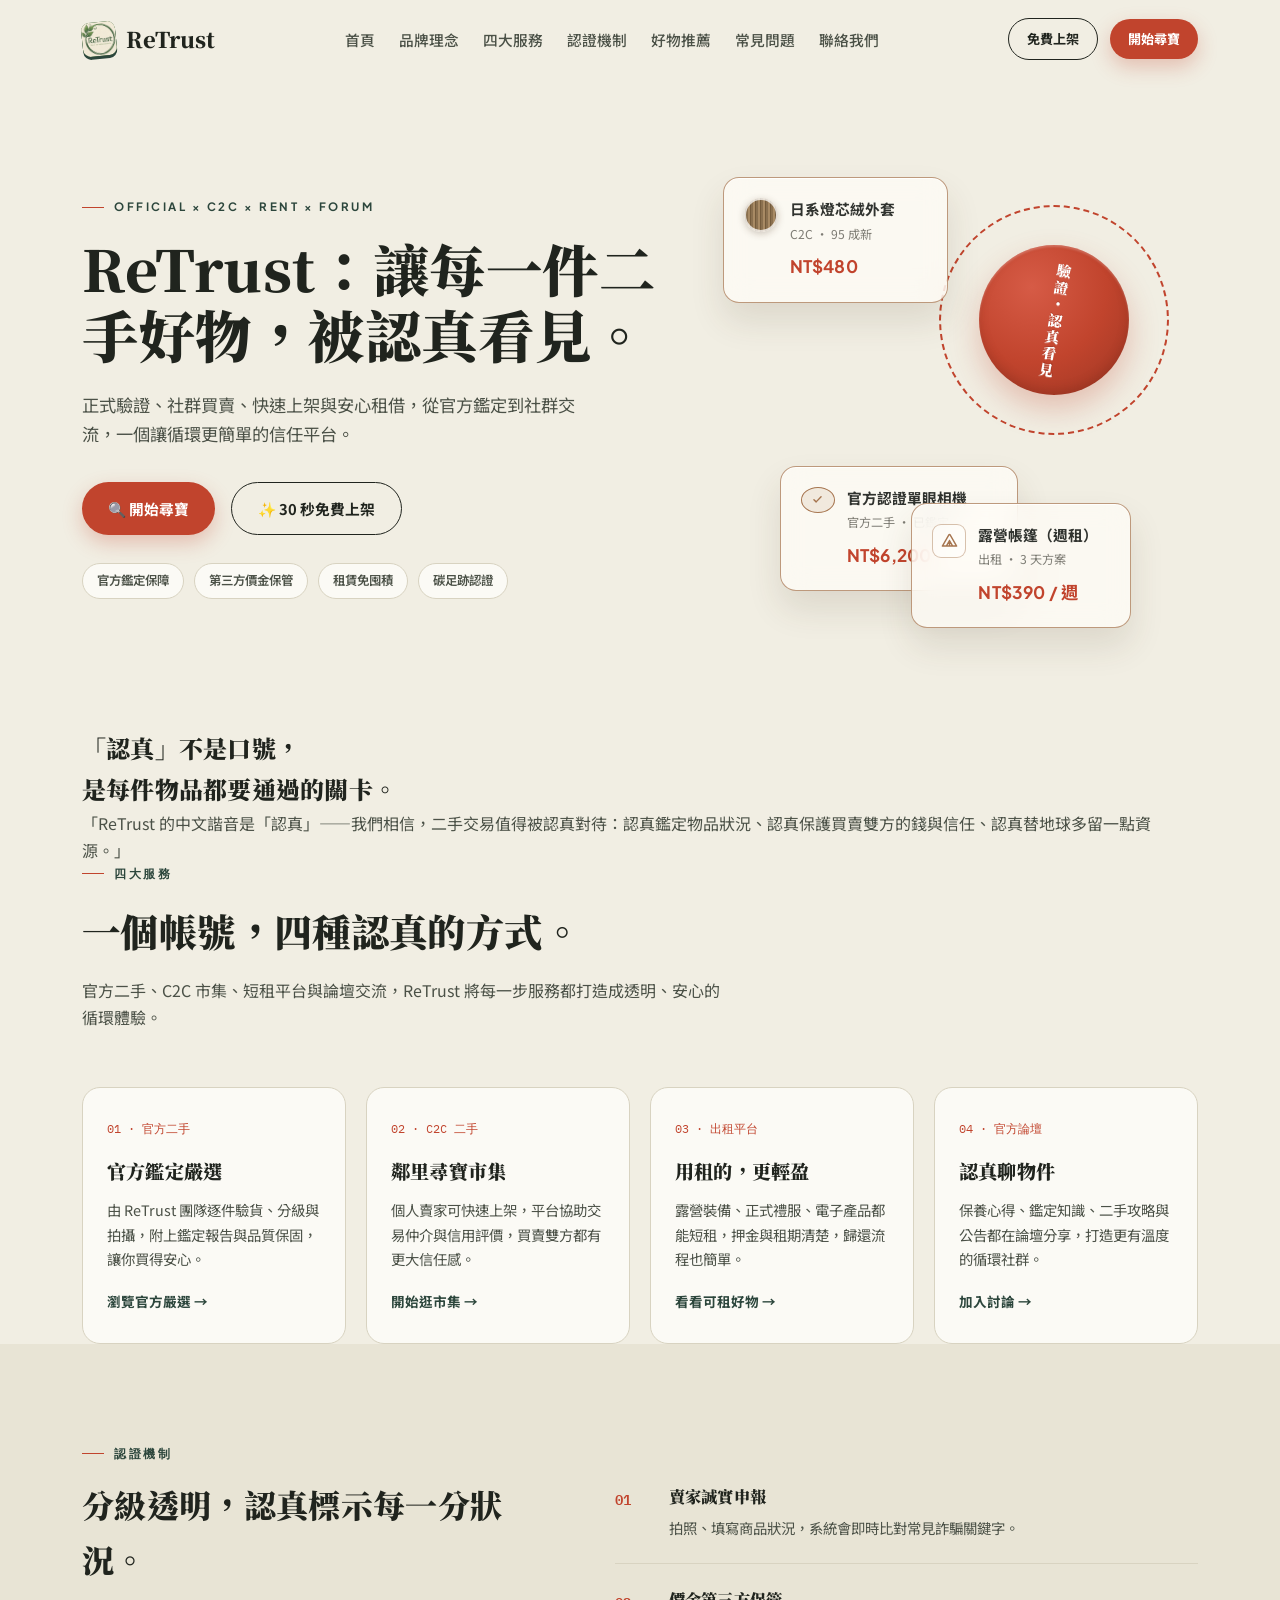
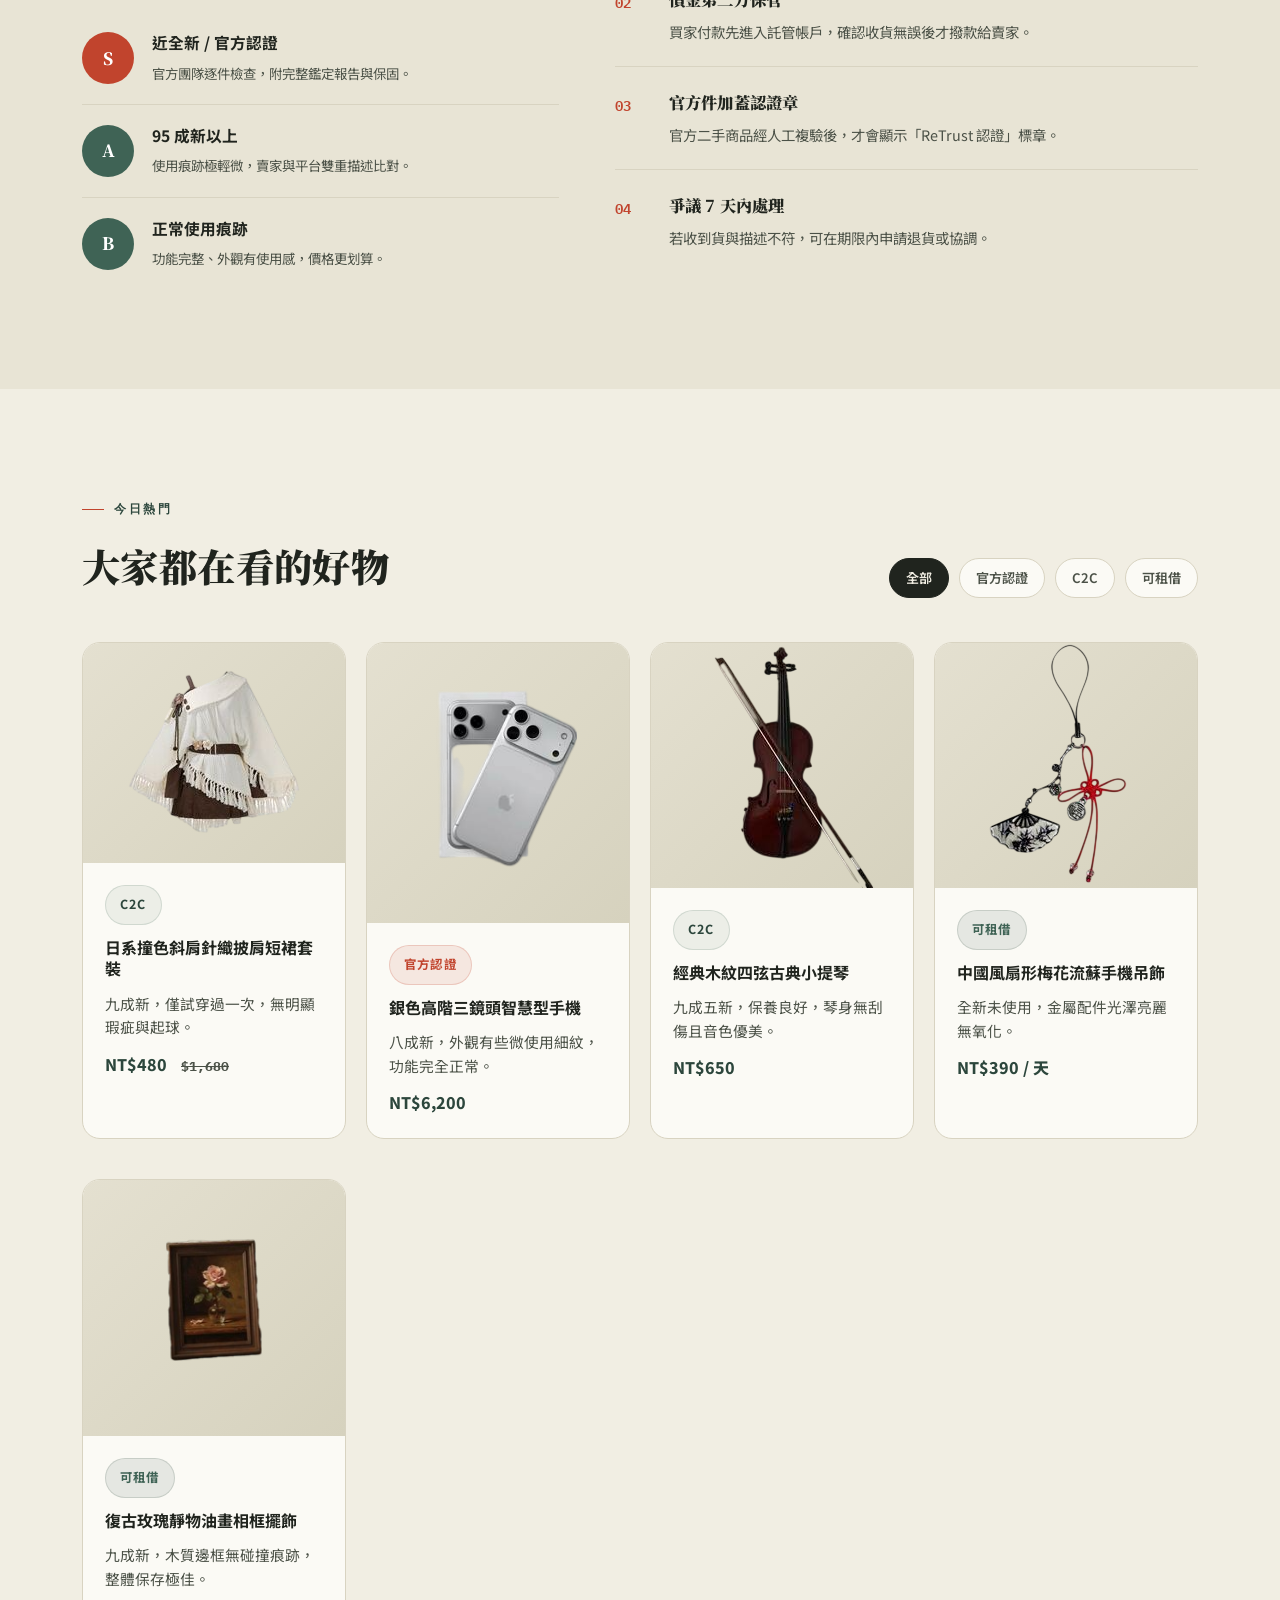
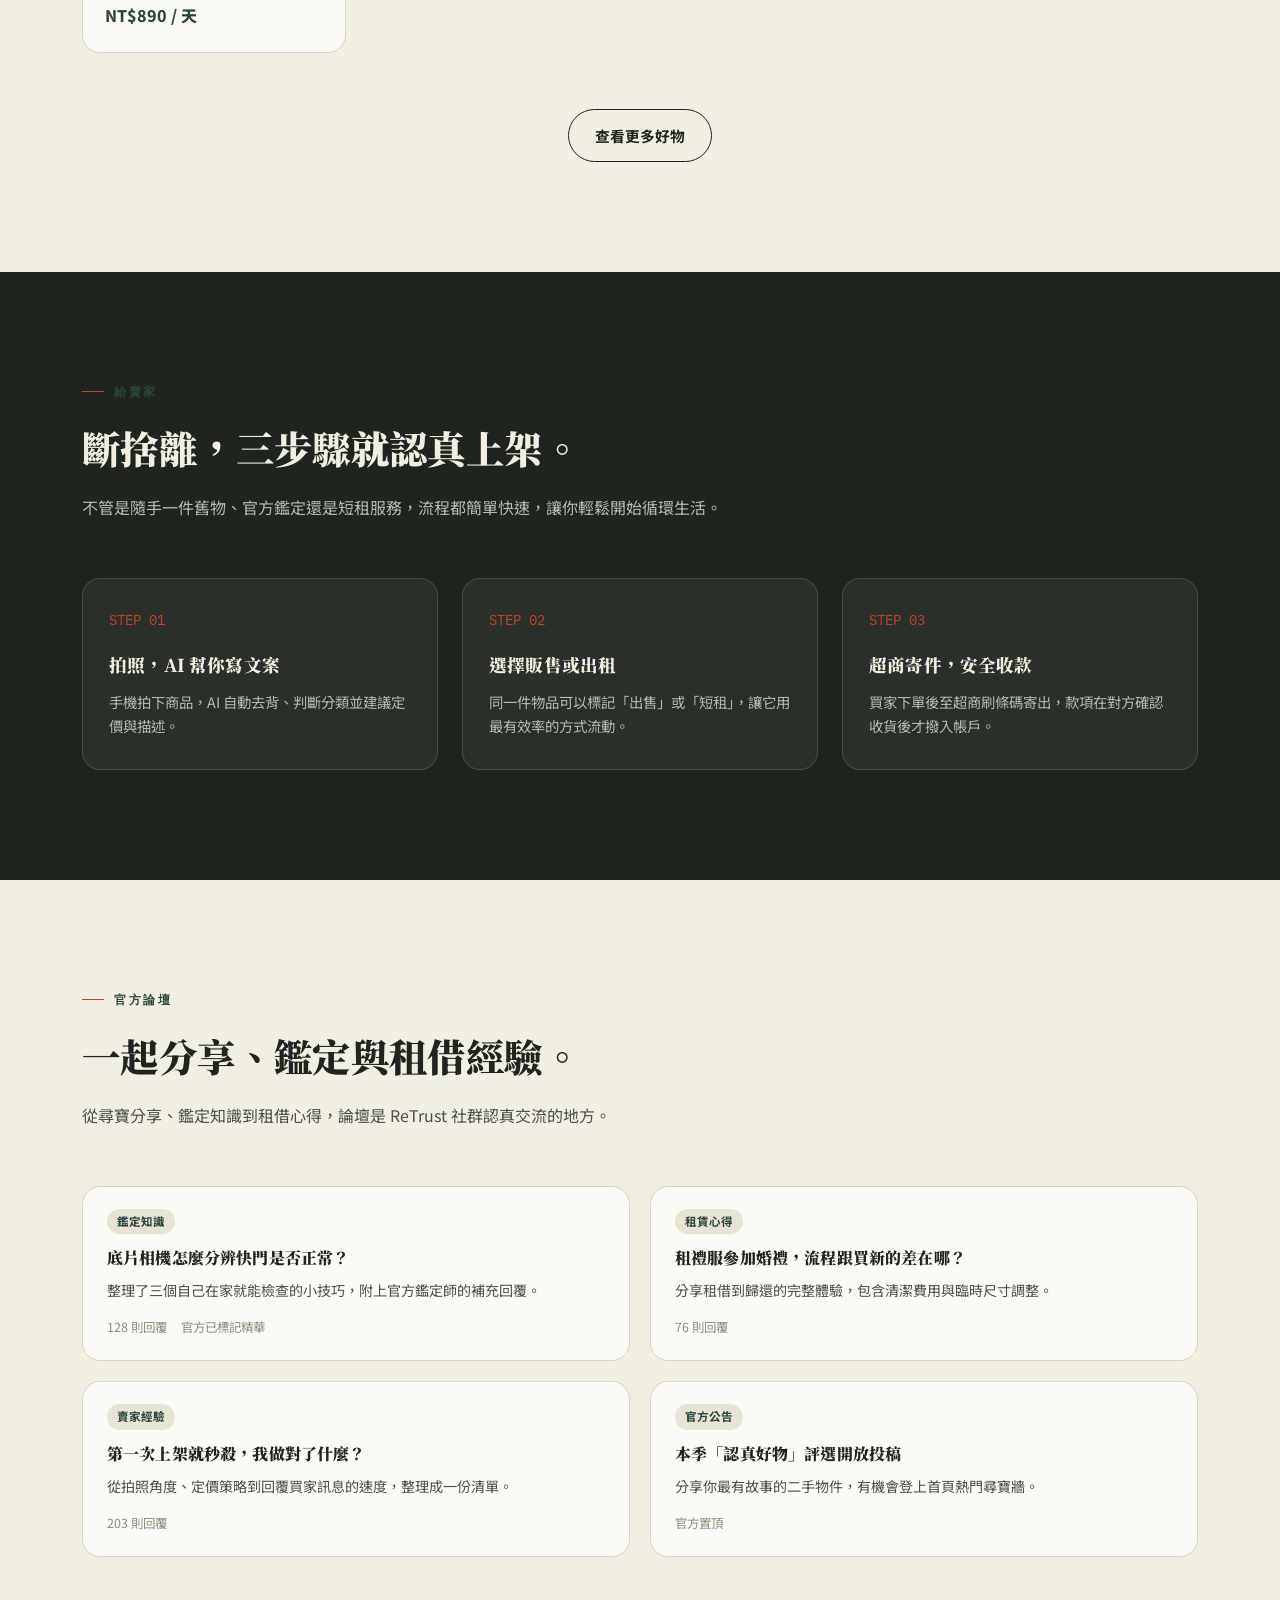
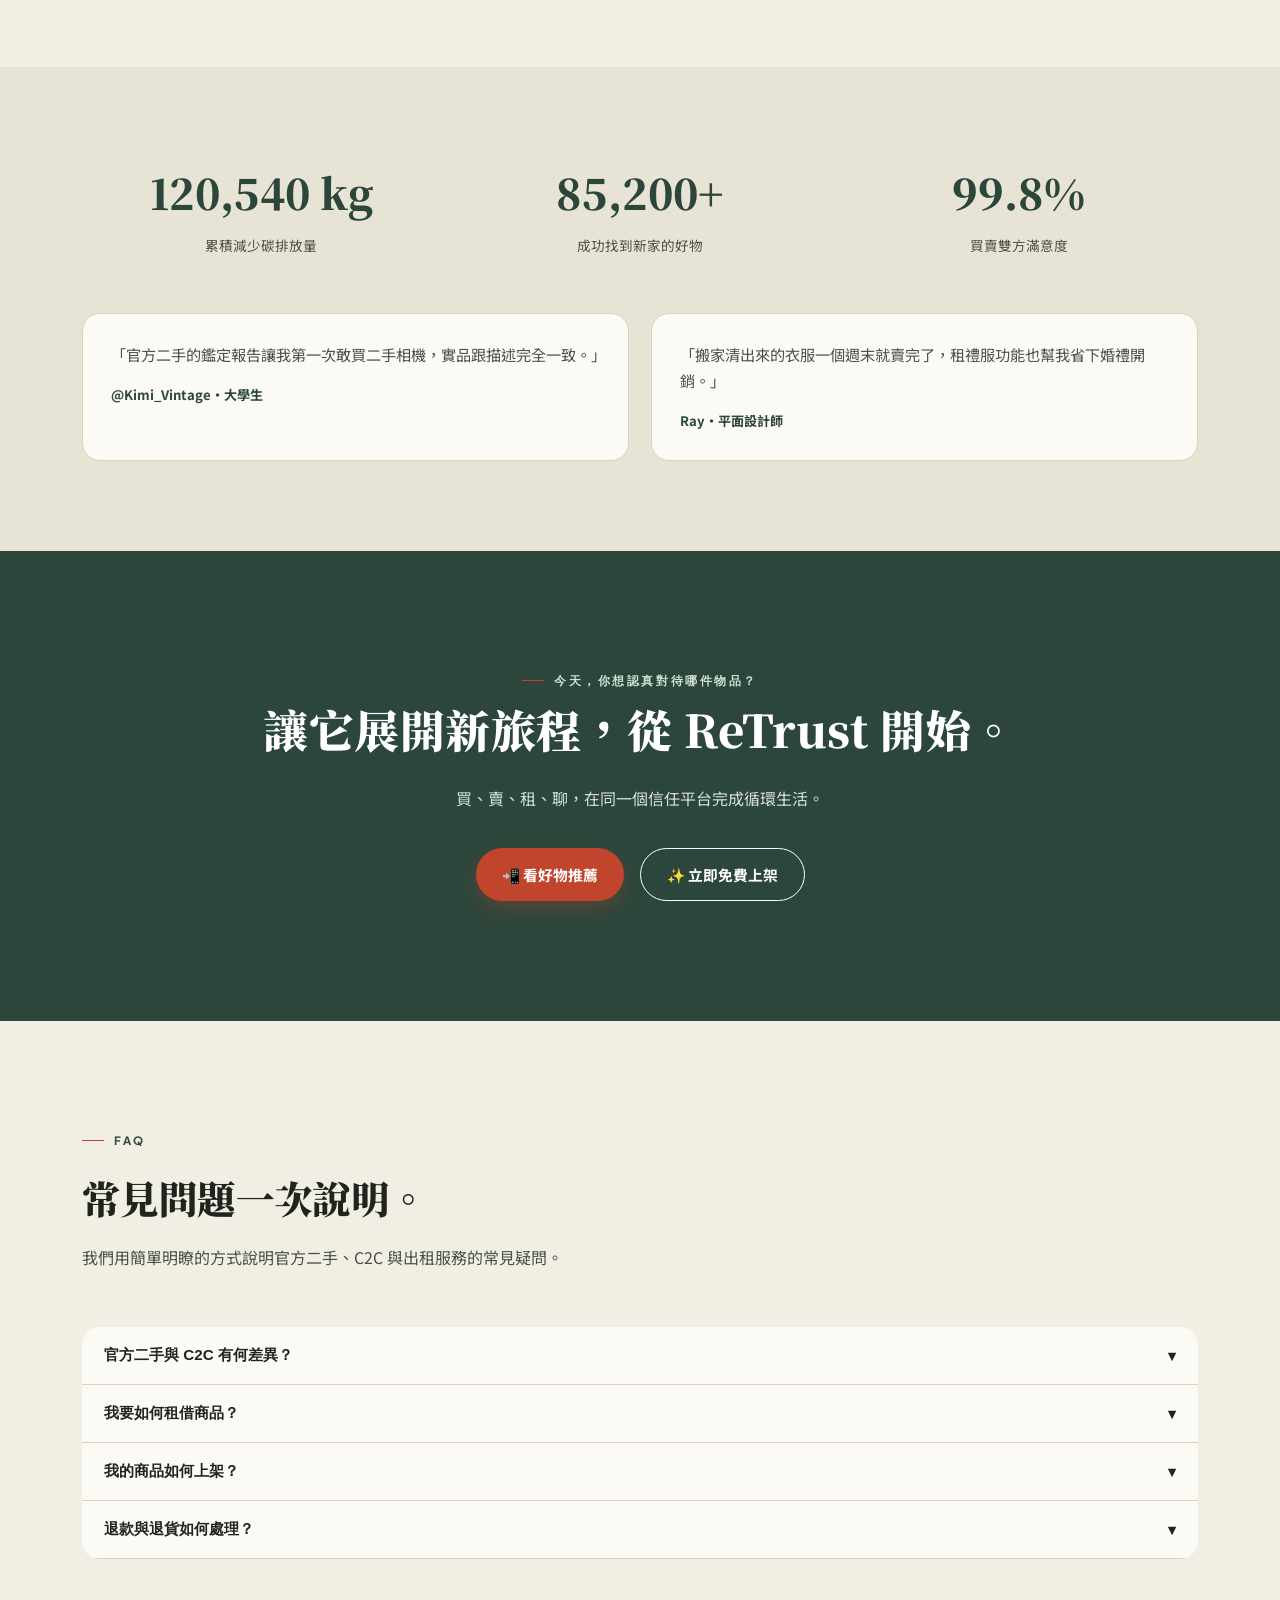
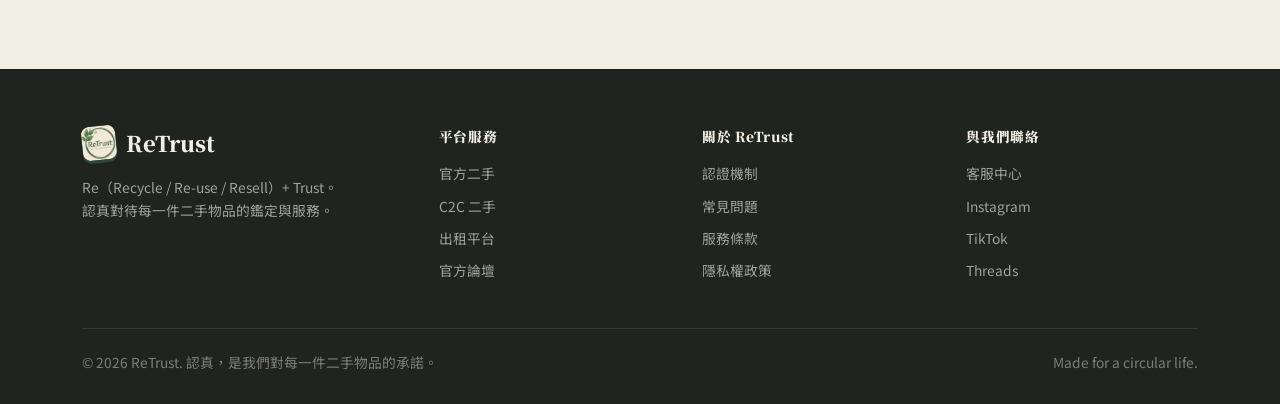
<file: index2.html>
<!DOCTYPE html>
<html lang="zh-Hant">

<head>
    <meta charset="UTF-8" />
    <meta name="viewport" content="width=device-width, initial-scale=1.0" />
    <title>ReTrust｜MargeIndex</title>
    <link rel="preconnect" href="https://fonts.googleapis.com">
    <link
        href="https://fonts.googleapis.com/css2?family=Noto+Serif+TC:wght@600;700;900&family=Noto+Sans+TC:wght@400;500;700&family=Plus+Jakarta+Sans:wght@500;600;700;800&family=IBM+Plex+Mono:wght@400;500;600&display=swap"
        rel="stylesheet">
    <style>
        :root {
            --paper: #F1EEE3;
            --paper-deep: #E8E4D5;
            --ink: #20241E;
            --ink-soft: #4B5147;
            --jade: #3F6355;
            --jade-deep: #2C463C;
            --stamp: #C1442D;
            --stamp-deep: #9C3623;
            --bronze: #A6754F;
            --line: #D8D3C1;
            --card: #FBFAF5;
            --radius: 18px;
            --brand-green: #2d5a27;
            --brand-amber: #de6f43;
        }

        * {
            box-sizing: border-box;
            margin: 0;
            padding: 0;
        }

        html {
            scroll-behavior: smooth;
        }

        body {
            font-family: 'Noto Sans TC', 'Plus Jakarta Sans', sans-serif;
            background: var(--paper);
            color: var(--ink);
            line-height: 1.7;
            overflow-x: hidden;
        }

        h1,
        h2,
        h3,
        h4,
        h5 {
            font-family: 'Noto Serif TC', serif;
            font-weight: 900;
            color: var(--ink);
            letter-spacing: .01em;
        }

        p {
            color: var(--ink-soft);
        }

        a {
            color: inherit;
            text-decoration: none;
        }

        img {
            max-width: 100%;
            display: block;
        }

        .wrap {
            max-width: 1180px;
            margin: 0 auto;
            padding: 0 32px;
        }

        /* NAV */
        header {
            position: fixed;
            top: 0;
            left: 0;
            right: 0;
            z-index: 100;
            padding: 18px 0;
            background: rgba(241, 238, 227, 0);
            transition: transform .35s ease, background .35s ease, box-shadow .35s ease;
        }

        header.scrolled {
            background: rgba(241, 238, 227, 0.88);
            backdrop-filter: blur(14px) saturate(140%);
            box-shadow: 0 1px 0 var(--line);
        }

        .nav-inner {
            display: flex;
            align-items: center;
            justify-content: space-between;
            gap: 24px;
        }

        .logo {
            display: flex;
            align-items: center;
            gap: 10px;
            font-family: 'Noto Serif TC', serif;
            font-weight: 900;
            font-size: 1.35rem;
        }

        .logo .chop {
            width: 34px;
            height: 34px;
            border-radius: 8px;
            background: var(--brand-green);
            display: flex;
            align-items: center;
            justify-content: center;
            transform: rotate(-6deg);
            box-shadow: 0 3px 0 var(--jade-deep);
        }

        .logo .chop img {
            width: 100%;
            height: 100%;
            object-fit: contain;
            border-radius: 8px;
        }

        .nav-links {
            display: flex;
            gap: 24px;
            font-size: .92rem;
            font-weight: 500;
            color: var(--ink-soft);
            flex-wrap: wrap;
        }

        .nav-links a:hover {
            color: var(--jade-deep);
        }

        .nav-cta {
            display: flex;
            gap: 12px;
            align-items: center;
        }

        .btn {
            display: inline-flex;
            align-items: center;
            gap: 8px;
            padding: 13px 26px;
            border-radius: 999px;
            font-weight: 700;
            font-size: .92rem;
            cursor: pointer;
            border: none;
            transition: transform .18s cubic-bezier(.2, .9, .3, 1), box-shadow .25s ease, background .2s ease;
            white-space: nowrap;
        }

        .btn:active {
            transform: scale(.96);
        }

        .btn-primary {
            background: var(--stamp);
            color: #fff;
            box-shadow: 0 8px 20px rgba(193, 68, 45, .28);
        }

        .btn-primary:hover {
            background: var(--stamp-deep);
            box-shadow: 0 10px 24px rgba(193, 68, 45, .36);
        }

        .btn-ghost {
            background: transparent;
            color: var(--ink);
            border: 1.5px solid var(--ink);
        }

        .btn-ghost:hover {
            background: var(--ink);
            color: var(--paper);
        }

        .btn-jade {
            background: var(--jade);
            color: #fff;
            box-shadow: 0 8px 20px rgba(63, 99, 85, .28);
        }

        .btn-jade:hover {
            background: var(--jade-deep);
        }

        .btn-sm {
            padding: 9px 18px;
            font-size: .82rem;
        }

        /* HERO */
        .hero {
            padding: 168px 0 100px;
            position: relative;
        }

        .hero-grid {
            display: grid;
            grid-template-columns: 1.1fr .9fr;
            gap: 60px;
            align-items: center;
        }

        @media(max-width: 960px) {
            .hero-grid {
                grid-template-columns: 1fr;
            }
        }

        .hero h1 {
            font-size: clamp(2.4rem, 4.4vw, 3.6rem);
            line-height: 1.18;
            margin: 18px 0 22px;
        }

        .hero p.lead {
            font-size: 1.08rem;
            color: var(--ink-soft);
            max-width: 520px;
            margin-bottom: 34px;
        }

        .hero-ctas {
            display: flex;
            gap: 16px;
            flex-wrap: wrap;
            margin-bottom: 28px;
        }

        .hero-tags {
            display: flex;
            gap: 10px;
            flex-wrap: wrap;
        }

        .tag {
            font-size: .78rem;
            font-weight: 600;
            padding: 6px 14px;
            border-radius: 999px;
            background: var(--card);
            border: 1px solid var(--line);
            color: var(--ink-soft);
        }

        .hero-visual {
            position: relative;
            height: 460px;
        }

        /* .stamp-orb {
            position: absolute;
            width: 230px;
            height: 230px;
            border-radius: 50%;
            border: 2px dashed var(--bronze);
            display: flex;
            align-items: center;
            justify-content: center;
            top: 8%;
            right: 6%;
            filter: drop-shadow(0 12px 22px rgba(120, 80, 44, .12));
        } */
        .stamp-orb {
            position: absolute;
            width: 230px;
            height: 230px;
            border-radius: 50%;
            border: 2.5px dashed var(--stamp);
            display: flex;
            align-items: center;
            justify-content: center;
            top: 8%;
            right: 6%;
            animation: spin 26s linear infinite;
        }

        .stamp-orb .core {
            width: 150px;
            height: 150px;
            border-radius: 50%;
            background: radial-gradient(circle at 35% 28%, #D65B46 0%, var(--stamp) 52%, var(--stamp-deep) 100%);
            color: #fff;
            display: flex;
            flex-direction: column;
            align-items: center;
            justify-content: center;
            font-family: 'Noto Serif TC', serif;
            font-weight: 900;
            box-shadow: inset 0 2px 2px rgba(255, 255, 255, .2), inset 0 -5px 10px rgba(103, 31, 20, .22), 0 14px 30px rgba(193, 68, 45, .28);
        }

        .stamp-orb .core span {
            font-size: .9rem;
            line-height: 1.35;
            letter-spacing: .18em;
            writing-mode: vertical-rl;
            text-orientation: upright;
            transform: rotate(10deg);
            text-shadow: 0 1px 0 rgba(255, 255, 255, .22), 0 -1px 0 rgba(109, 35, 23, .3);
        }

        .stamp-orb .core small {
            display: none;
        }

        @keyframes spin {
            from {
                transform: rotate(0);
            }

            to {
                transform: rotate(360deg);
            }
        }

        .float-card {
            position: absolute;
            display: flex;
            align-items: flex-start;
            gap: 12px;
            background: rgba(255, 253, 247, .73);
            border: 1px solid rgba(166, 117, 79, .72);
            border-radius: 16px;
            padding: 20px;
            box-shadow: 0 18px 34px rgba(71, 54, 35, .12), inset 0 1px 0 rgba(255, 255, 255, .82);
            backdrop-filter: blur(14px);
            -webkit-backdrop-filter: blur(14px);
            animation: float 5.5s ease-in-out infinite;
        }

        .float-card.c1 {
            top: 2%;
            left: 0;
            width: 225px;
            z-index: 3;
        }

        .float-card.c2 {
            bottom: 8%;
            left: 12%;
            width: 238px;
            z-index: 2;
            animation-delay: 1.2s;
        }

        .float-card.c3 {
            bottom: 0%;
            right: 14%;
            width: 220px;
            z-index: 4;
            animation-delay: 2.4s;
        }

        @keyframes float {

            0%,
            100% {
                transform: translateY(0);
            }

            50% {
                transform: translateY(-12px);
            }
        }

        .float-card .ft-title {
            font-weight: 700;
            font-size: .92rem;
            color: #30332F;
            line-height: 1.45;
            margin-bottom: 4px;
        }

        .float-card .ft-sub {
            font-size: .76rem;
            color: #7D7C74;
        }

        .float-card .ft-price {
            font-family: 'Plus Jakarta Sans', 'Noto Sans TC', sans-serif;
            font-weight: 700;
            color: var(--stamp);
            margin-top: 8px;
            font-size: 1.08rem;
            letter-spacing: .01em;
        }

        .card-icon {
            flex: 0 0 34px;
            width: 34px;
            height: 34px;
            display: grid;
            place-items: center;
            color: var(--bronze);
        }

        .fabric-swatch {
            border-radius: 50%;
            background: repeating-linear-gradient(90deg, #8A704F 0 2px, #A88A64 2px 4px, #755C3D 4px 5px);
            border: 2px solid rgba(255, 255, 255, .75);
            box-shadow: 0 2px 7px rgba(71, 54, 35, .25);
        }

        .verification-badge {
            width: 26px;
            height: 26px;
            border-radius: 50%;
            background: rgba(166, 117, 79, .12);
            border: 1px solid var(--bronze);
        }

        .verification-badge svg,
        .tent-icon svg {
            width: 19px;
            height: 19px;
            fill: none;
            stroke: currentColor;
            stroke-width: 1.8;
            stroke-linecap: round;
            stroke-linejoin: round;
        }

        .tent-icon {
            border: 1px solid rgba(166, 117, 79, .45);
            border-radius: 9px;
            background: rgba(255, 255, 255, .35);
        }

        @media(max-width: 960px) {
            .hero-visual {
                height: 340px;
                margin-top: 20px;
            }

            .stamp-orb {
                width: 160px;
                height: 160px;
            }

            .stamp-orb .core {
                width: 104px;
                height: 104px;
            }

            .stamp-orb .core span {
                font-size: .68rem;
                line-height: 1.2;
            }

            .float-card {
                display: none;
            }
        }

        .eyebrow {
            font-family: 'Plus Jakarta Sans', sans-serif;
            font-weight: 700;
            font-size: .72rem;
            letter-spacing: .22em;
            text-transform: uppercase;
            color: var(--jade-deep);
            display: flex;
            align-items: center;
            gap: 10px;
        }

        .eyebrow::before {
            content: "";
            width: 22px;
            height: 1px;
            background: var(--stamp);
            display: inline-block;
        }

        .section-head {
            max-width: 640px;
            margin-bottom: 56px;
        }

        .section-head h2 {
            font-size: clamp(1.8rem, 3vw, 2.4rem);
            margin-top: 14px;
        }

        .section-head p {
            color: var(--ink-soft);
            margin-top: 14px;
        }

        .pillar-grid {
            display: grid;
            grid-template-columns: repeat(4, 1fr);
            gap: 20px;
        }

        @media(max-width: 960px) {
            .pillar-grid {
                grid-template-columns: 1fr 1fr;
            }
        }

        @media(max-width: 560px) {
            .pillar-grid {
                grid-template-columns: 1fr;
            }
        }

        .pillar-card {
            background: var(--card);
            border: 1px solid var(--line);
            border-radius: var(--radius);
            padding: 30px 24px;
            transition: transform .3s cubic-bezier(.2, .9, .3, 1), box-shadow .3s ease, border-color .3s;
            display: flex;
            flex-direction: column;
            height: 100%;
        }

        .pillar-card:hover {
            transform: translateY(-6px);
            box-shadow: 0 20px 36px rgba(32, 36, 30, .10);
            border-color: var(--jade);
        }

        .pillar-num {
            font-family: 'IBM Plex Mono', monospace;
            font-size: .78rem;
            color: var(--stamp);
            margin-bottom: 16px;
        }

        .pillar-card h3 {
            font-size: 1.2rem;
            margin-bottom: 10px;
        }

        .pillar-card p {
            color: var(--ink-soft);
            font-size: .9rem;
            flex-grow: 1;
        }

        .pill-link {
            margin-top: 18px;
            font-weight: 700;
            font-size: .85rem;
            color: var(--jade-deep);
            display: flex;
            align-items: center;
            gap: 6px;
        }

        .trust {
            background: var(--paper-deep);
            padding: 100px 0;
        }

        .trust-grid {
            display: grid;
            grid-template-columns: .9fr 1.1fr;
            gap: 56px;
            align-items: center;
        }

        @media(max-width: 900px) {
            .trust-grid {
                grid-template-columns: 1fr;
            }
        }

        .grade-row {
            display: flex;
            align-items: center;
            gap: 18px;
            padding: 18px 0;
            border-bottom: 1px solid var(--line);
        }

        .grade-row:last-child {
            border-bottom: none;
        }

        .grade-badge {
            width: 52px;
            height: 52px;
            border-radius: 50%;
            background: var(--jade);
            color: #fff;
            display: flex;
            align-items: center;
            justify-content: center;
            font-family: 'Noto Serif TC', serif;
            font-weight: 900;
            font-size: 1.05rem;
            flex-shrink: 0;
        }

        .grade-row.s .grade-badge {
            background: var(--stamp);
        }

        .grade-text b {
            display: block;
            font-size: .98rem;
            margin-bottom: 2px;
        }

        .grade-text span {
            font-size: .84rem;
            color: var(--ink-soft);
        }

        .steps-list {
            counter-reset: step;
        }

        .step-item {
            display: flex;
            gap: 20px;
            padding: 22px 0;
            border-top: 1px solid var(--line);
        }

        .step-item:first-child {
            border-top: none;
        }

        .step-mark {
            font-family: 'IBM Plex Mono', monospace;
            font-weight: 600;
            color: var(--stamp);
            font-size: .85rem;
            padding-top: 4px;
            width: 34px;
            flex-shrink: 0;
        }

        .step-item h4 {
            font-size: 1.02rem;
            margin-bottom: 6px;
        }

        .step-item p {
            color: var(--ink-soft);
            font-size: .9rem;
        }

        .feed {
            padding: 110px 0;
        }

        .feed-head {
            display: flex;
            justify-content: space-between;
            align-items: flex-end;
            margin-bottom: 44px;
            flex-wrap: wrap;
            gap: 20px;
        }

        .filter-row {
            display: flex;
            gap: 10px;
            flex-wrap: wrap;
            margin-bottom: 36px;
        }

        .filter-chip {
            font-size: .82rem;
            font-weight: 600;
            padding: 8px 16px;
            border-radius: 999px;
            border: 1px solid var(--line);
            background: var(--card);
            color: var(--ink-soft);
            cursor: default;
        }

        .filter-chip.active {
            background: var(--ink);
            color: var(--paper);
            border-color: var(--ink);
        }

        .item-grid {
            display: grid;
            grid-template-columns: repeat(4, minmax(0, 1fr));
            gap: 20px;
        }

        @media(max-width: 960px) {
            .item-grid {
                grid-template-columns: repeat(2, minmax(0, 1fr));
            }
        }

        @media(max-width: 760px) {
            .item-grid {
                grid-template-columns: 1fr;
            }
        }

        .item-card {
            break-inside: avoid;
            margin-bottom: 20px;
            background: var(--card);
            border: 1px solid var(--line);
            border-radius: var(--radius);
            overflow: hidden;
            transition: transform .3s cubic-bezier(.2, .9, .3, 1), box-shadow .3s ease, border-color .3s ease;
        }

        .item-card:hover {
            transform: translateY(-5px) scale(1.02);
            box-shadow: 0 22px 38px rgba(32, 36, 30, .18);
            border-color: rgba(63, 99, 85, .18);
        }

        .item-thumb {
            width: 100%;
            display: grid;
            place-items: center;
            min-height: 220px;
            background: linear-gradient(135deg, #E4E0D0, #D6D2BE);
            overflow: hidden;
        }

        .item-thumb img {
            max-width: 100%;
            max-height: 280px;
            width: auto;
            height: auto;
            object-fit: contain;
        }

        .item-thumb.h1,
        .item-thumb.h2,
        .item-thumb.h3,
        .item-thumb.h4 {
            min-height: 220px;
            height: auto;
        }

        .item-body {
            padding: 22px;
            display: flex;
            flex-direction: column;
            gap: 12px;
        }

        .item-badge {
            display: inline-flex;
            align-items: center;
            justify-content: center;
            align-self: flex-start;
            font-size: .78rem;
            font-weight: 700;
            text-transform: uppercase;
            letter-spacing: .1em;
            border-radius: 999px;
            padding: 8px 14px;
            border: 1px solid transparent;
        }

        .badge-c2c {
            background: rgba(63, 99, 85, .08);
            color: var(--jade-deep);
            border-color: rgba(63, 99, 85, .16);
        }

        .badge-official {
            background: rgba(193, 68, 45, .1);
            color: var(--stamp);
            border-color: rgba(193, 68, 45, .2);
        }

        .badge-rent {
            background: rgba(44, 70, 60, .1);
            color: var(--jade);
            border-color: rgba(44, 70, 60, .16);
        }

        .item-title {
            font-size: 1rem;
            font-weight: 700;
            color: var(--ink);
            line-height: 1.35;
        }

        .item-sub {
            color: var(--ink-soft);
            font-size: .92rem;
            line-height: 1.6;
            min-height: 3.2em;
        }

        .item-price {
            font-weight: 800;
            color: var(--jade-deep);
            font-size: 1rem;
            margin-top: auto;
        }

        .item-price .old {
            font-family: 'IBM Plex Mono', monospace;
            font-size: .8rem;
            color: var(--ink-soft);
            margin-left: 10px;
            text-decoration: line-through;
        }

        .feed .more-btn {
            text-align: center;
            margin-top: 36px;
        }

        .how {
            background: var(--ink);
            color: var(--paper);
            padding: 110px 0;
        }

        .how .section-head h2,
        .how .section-head p {
            color: var(--paper);
        }

        .how .section-head p {
            color: #B7BAB0;
        }

        .how-grid {
            display: grid;
            grid-template-columns: repeat(3, 1fr);
            gap: 24px;
        }

        @media(max-width: 860px) {
            .how-grid {
                grid-template-columns: 1fr;
            }
        }

        .how-card {
            background: rgba(251, 250, 245, .05);
            border: 1px solid rgba(251, 250, 245, .14);
            border-radius: var(--radius);
            padding: 30px 26px;
        }

        .how-card .hnum {
            font-family: 'IBM Plex Mono', monospace;
            color: var(--stamp);
            font-size: .85rem;
            margin-bottom: 18px;
        }

        .how-card h3 {
            color: var(--paper);
            font-size: 1.1rem;
            margin-bottom: 10px;
        }

        .how-card p {
            color: #B7BAB0;
            font-size: .9rem;
        }

        .forum {
            padding: 110px 0;
        }

        .forum-grid {
            display: grid;
            grid-template-columns: 1fr 1fr;
            gap: 20px;
        }

        @media(max-width: 860px) {
            .forum-grid {
                grid-template-columns: 1fr;
            }
        }

        .thread-card {
            background: var(--card);
            border: 1px solid var(--line);
            border-radius: var(--radius);
            padding: 22px 24px;
        }

        .thread-top {
            display: flex;
            justify-content: space-between;
            align-items: center;
            margin-bottom: 10px;
        }

        .thread-tag {
            font-size: .72rem;
            font-weight: 700;
            color: var(--jade-deep);
            background: var(--paper-deep);
            padding: 3px 10px;
            border-radius: 999px;
        }

        .thread-card h4 {
            font-size: 1rem;
            margin-bottom: 8px;
        }

        .thread-card p {
            font-size: .88rem;
            color: var(--ink-soft);
        }

        .thread-meta {
            display: flex;
            gap: 14px;
            font-size: .78rem;
            color: #8B8C82;
            margin-top: 14px;
        }

        .proof {
            background: var(--paper-deep);
            padding: 90px 0;
        }

        .counter-grid {
            display: grid;
            grid-template-columns: repeat(3, 1fr);
            gap: 20px;
            margin-bottom: 56px;
        }

        @media(max-width: 760px) {
            .counter-grid {
                grid-template-columns: 1fr;
            }
        }

        .counter {
            text-align: center;
        }

        .counter .num {
            font-family: 'Noto Serif TC', serif;
            font-weight: 900;
            font-size: 2.6rem;
            color: var(--jade-deep);
        }

        .counter .lbl {
            font-size: .85rem;
            color: var(--ink-soft);
            margin-top: 6px;
        }

        .testi-grid {
            display: grid;
            grid-template-columns: 1fr 1fr;
            gap: 22px;
        }

        @media(max-width: 760px) {
            .testi-grid {
                grid-template-columns: 1fr;
            }
        }

        .testi {
            background: var(--card);
            border: 1px solid var(--line);
            border-radius: var(--radius);
            padding: 28px;
        }

        .testi p {
            font-size: .95rem;
            margin-bottom: 16px;
        }

        .testi .who {
            font-size: .82rem;
            font-weight: 700;
            color: var(--jade-deep);
        }

        .final {
            background: var(--jade-deep);
            color: #fff;
            padding: 120px 0;
            text-align: center;
            position: relative;
            overflow: hidden;
        }

        .final h2 {
            color: #fff;
            font-size: clamp(2rem, 4vw, 2.8rem);
            margin-bottom: 18px;
        }

        .final p {
            color: #D7E0DA;
            max-width: 520px;
            margin: 0 auto 36px;
        }

        .final .ctas {
            display: flex;
            gap: 16px;
            justify-content: center;
            flex-wrap: wrap;
        }

        .final .btn-ghost {
            border-color: #fff;
            color: #fff;
        }

        .final .btn-ghost:hover {
            background: #fff;
            color: var(--jade-deep);
        }

        footer {
            background: var(--ink);
            color: #B7BAB0;
            padding: 56px 0 30px;
            font-size: .86rem;
        }

        .foot-grid {
            display: grid;
            grid-template-columns: 1.4fr 1fr 1fr 1fr;
            gap: 32px;
            margin-bottom: 36px;
        }

        @media(max-width: 760px) {
            .foot-grid {
                grid-template-columns: 1fr 1fr;
            }
        }

        footer h5 {
            color: var(--paper);
            font-size: .85rem;
            margin-bottom: 14px;
            letter-spacing: .05em;
        }

        footer a {
            display: block;
            margin-bottom: 9px;
            color: #9FA298;
        }

        footer a:hover {
            color: var(--paper);
        }

        .foot-bottom {
            border-top: 1px solid rgba(255, 255, 255, .1);
            padding-top: 22px;
            display: flex;
            justify-content: space-between;
            flex-wrap: wrap;
            gap: 10px;
            color: #7C7E75;
        }

        .back-top {
            position: fixed;
            bottom: 26px;
            right: 26px;
            width: 46px;
            height: 46px;
            border-radius: 50%;
            background: var(--ink);
            color: var(--paper);
            display: flex;
            align-items: center;
            justify-content: center;
            font-size: 1.1rem;
            opacity: 0;
            pointer-events: none;
            transition: opacity .3s, transform .2s;
            z-index: 90;
            cursor: pointer;
        }

        .back-top.show {
            opacity: 1;
            pointer-events: auto;
        }

        .back-top:hover {
            transform: translateY(-3px);
        }

        .reveal {
            opacity: 0;
            transform: translateY(24px);
            transition: opacity .7s ease, transform .7s cubic-bezier(.2, .8, .3, 1);
        }

        .reveal.in {
            opacity: 1;
            transform: translateY(0);
        }

        .accordion {
            border-radius: var(--radius);
            overflow: hidden;
        }

        .accordion-item {
            border-bottom: 1px solid var(--line);
        }

        .accordion-button {
            width: 100%;
            background: var(--card);
            color: var(--ink);
            border: none;
            padding: 18px 22px;
            text-align: left;
            font-weight: 700;
            cursor: pointer;
            display: flex;
            justify-content: space-between;
            align-items: center;
            font-size: .95rem;
        }

        .accordion-button:hover {
            background: #f6f2e7;
        }

        .accordion-button::after {
            content: '\25be';
            transition: transform .25s ease;
        }

        .accordion-button.active::after {
            transform: rotate(180deg);
        }

        .accordion-panel {
            max-height: 0;
            overflow: hidden;
            transition: max-height .35s ease, padding .35s ease;
            background: #fff;
            padding: 0 22px;
        }

        .accordion-panel.open {
            max-height: 240px;
            padding: 18px 22px;
        }

        .accordion-panel p {
            margin: 0;
            color: var(--ink-soft);
        }
    </style>
</head>

<body>

    <header id="header">
        <div class="wrap nav-inner">
            <div class="logo"><span class="chop"><img src="/plans/logo/logoRetrust300.png"
                        alt="ReTrust logo"></span>ReTrust
            </div>
            <nav class="nav-links">
                <a href="#home">首頁</a>
                <a href="#manifesto">品牌理念</a>
                <a href="#pillars">四大服務</a>
                <a href="#trust">認證機制</a>
                <a href="#feed">好物推薦</a>
                <a href="#faq">常見問題</a>
                <a href="#contact">聯絡我們</a>
            </nav>
            <div class="nav-cta">
                <a href="#how" class="btn btn-ghost btn-sm">免費上架</a>
                <a href="#feed" class="btn btn-primary btn-sm">開始尋寶</a>
            </div>
        </div>
    </header>

    <section class="hero" id="home">
        <div class="wrap hero-grid">
            <div>
                <div class="eyebrow">OFFICIAL × C2C × RENT × FORUM</div>
                <h1>ReTrust：讓每一件二手好物，被認真看見。</h1>
                <p class="lead">正式驗證、社群買賣、快速上架與安心租借，從官方鑑定到社群交流，一個讓循環更簡單的信任平台。</p>
                <div class="hero-ctas">
                    <a href="#feed" class="btn btn-primary">🔍 開始尋寶</a>
                    <a href="#how" class="btn btn-ghost">✨ 30 秒免費上架</a>
                </div>
                <div class="hero-tags">
                    <span class="tag">官方鑑定保障</span>
                    <span class="tag">第三方價金保管</span>
                    <span class="tag">租賃免囤積</span>
                    <span class="tag">碳足跡認證</span>
                </div>
            </div>
            <div class="hero-visual">
                <div class="stamp-orb">
                    <div class="core"><span>驗證・認真看見</span></div>
                </div>
                <div class="float-card c1">
                    <span class="card-icon fabric-swatch" aria-hidden="true"></span>
                    <div>
                        <div class="ft-title">日系燈芯絨外套</div>
                        <div class="ft-sub">C2C · 95 成新</div>
                        <div class="ft-price">NT$480</div>
                    </div>
                </div>
                <div class="float-card c2">
                    <span class="card-icon verification-badge" aria-hidden="true"><svg viewBox="0 0 24 24">
                            <path d="m7.5 12.2 2.8 2.8 6.2-6.4" />
                        </svg></span>
                    <div>
                        <div class="ft-title">官方認證單眼相機</div>
                        <div class="ft-sub">官方二手 · 已鑑定</div>
                        <div class="ft-price">NT$6,200</div>
                    </div>
                </div>
                <div class="float-card c3">
                    <span class="card-icon tent-icon" aria-hidden="true"><svg viewBox="0 0 24 24">
                            <path d="M3 19 11.4 4.6a.7.7 0 0 1 1.2 0L21 19M3 19h18M8 19l4-7 4 7M12 12v7" />
                        </svg></span>
                    <div>
                        <div class="ft-title">露營帳篷（週租）</div>
                        <div class="ft-sub">出租 · 3 天方案</div>
                        <div class="ft-price">NT$390 / 週</div>
                    </div>
                </div>
            </div>
        </div>
    </section>

    <section class="manifesto" id="manifesto">
        <div class="wrap">
            <h2>「認真」不是口號，<br>是每件物品都要通過的關卡。</h2>
            <p><span class="glyph">「</span>ReTrust 的中文諧音是「認真」——我們相信，二手交易值得被認真對待：認真鑑定物品狀況、認真保護買賣雙方的錢與信任、認真替地球多留一點資源。<span
                    class="glyph">」</span></p>
        </div>
    </section>

    <section class="pillars" id="pillars">
        <div class="wrap">
            <div class="section-head">
                <div class="eyebrow">四大服務</div>
                <h2>一個帳號，四種認真的方式。</h2>
                <p>官方二手、C2C 市集、短租平台與論壇交流，ReTrust 將每一步服務都打造成透明、安心的循環體驗。</p>
            </div>
            <div class="pillar-grid">
                <div class="pillar-card reveal">
                    <div class="pillar-num">01 · 官方二手</div>
                    <h3>官方鑑定嚴選</h3>
                    <p>由 ReTrust 團隊逐件驗貨、分級與拍攝，附上鑑定報告與品質保固，讓你買得安心。</p>
                    <div class="pill-link">瀏覽官方嚴選 →</div>
                </div>
                <div class="pillar-card reveal">
                    <div class="pillar-num">02 · C2C 二手</div>
                    <h3>鄰里尋寶市集</h3>
                    <p>個人賣家可快速上架，平台協助交易仲介與信用評價，買賣雙方都有更大信任感。</p>
                    <div class="pill-link">開始逛市集 →</div>
                </div>
                <div class="pillar-card reveal">
                    <div class="pillar-num">03 · 出租平台</div>
                    <h3>用租的，更輕盈</h3>
                    <p>露營裝備、正式禮服、電子產品都能短租，押金與租期清楚，歸還流程也簡單。</p>
                    <div class="pill-link">看看可租好物 →</div>
                </div>
                <div class="pillar-card reveal">
                    <div class="pillar-num">04 · 官方論壇</div>
                    <h3>認真聊物件</h3>
                    <p>保養心得、鑑定知識、二手攻略與公告都在論壇分享，打造更有溫度的循環社群。</p>
                    <div class="pill-link">加入討論 →</div>
                </div>
            </div>
        </div>
    </section>

    <section class="trust" id="trust">
        <div class="wrap trust-grid">
            <div>
                <div class="eyebrow">認證機制</div>
                <h2 style="font-size:2rem; margin:14px 0 26px;">分級透明，認真標示每一分狀況。</h2>
                <div class="grade-row s">
                    <div class="grade-badge">S</div>
                    <div class="grade-text"><b>近全新 / 官方認證</b><span>官方團隊逐件檢查，附完整鑑定報告與保固。</span></div>
                </div>
                <div class="grade-row">
                    <div class="grade-badge">A</div>
                    <div class="grade-text"><b>95 成新以上</b><span>使用痕跡極輕微，賣家與平台雙重描述比對。</span></div>
                </div>
                <div class="grade-row">
                    <div class="grade-badge">B</div>
                    <div class="grade-text"><b>正常使用痕跡</b><span>功能完整、外觀有使用感，價格更划算。</span></div>
                </div>
            </div>
            <div>
                <div class="steps-list">
                    <div class="step-item reveal">
                        <div class="step-mark">01</div>
                        <div>
                            <h4>賣家誠實申報</h4>
                            <p>拍照、填寫商品狀況，系統會即時比對常見詐騙關鍵字。</p>
                        </div>
                    </div>
                    <div class="step-item reveal">
                        <div class="step-mark">02</div>
                        <div>
                            <h4>價金第三方保管</h4>
                            <p>買家付款先進入託管帳戶，確認收貨無誤後才撥款給賣家。</p>
                        </div>
                    </div>
                    <div class="step-item reveal">
                        <div class="step-mark">03</div>
                        <div>
                            <h4>官方件加蓋認證章</h4>
                            <p>官方二手商品經人工複驗後，才會顯示「ReTrust 認證」標章。</p>
                        </div>
                    </div>
                    <div class="step-item reveal">
                        <div class="step-mark">04</div>
                        <div>
                            <h4>爭議 7 天內處理</h4>
                            <p>若收到貨與描述不符，可在期限內申請退貨或協調。</p>
                        </div>
                    </div>
                </div>
            </div>
        </div>
    </section>

    <section class="feed" id="feed">
        <div class="wrap">
            <div class="feed-head">
                <div class="section-head" style="margin-bottom:0;">
                    <div class="eyebrow">今日熱門</div>
                    <h2>大家都在看的好物</h2>
                </div>
                <div class="filter-row" style="margin-bottom:0;">
                    <span class="filter-chip active">全部</span>
                    <span class="filter-chip">官方認證</span>
                    <span class="filter-chip">C2C</span>
                    <span class="filter-chip">可租借</span>
                </div>
            </div>

            <div class="item-grid">
                <div class="item-card reveal">
                    <div class="item-thumb h1"><img src="/plans/images/product1-Photoroom.png" alt="日系撞色斜肩針織披肩短裙套裝">
                    </div>
                    <div class="item-body">
                        <span class="item-badge badge-c2c">C2C</span>
                        <div class="item-title">日系撞色斜肩針織披肩短裙套裝</div>
                        <div class="item-sub">九成新，僅試穿過一次，無明顯瑕疵與起球。</div>
                        <div class="item-price">NT$480 <span class="old">$1,680</span></div>
                    </div>
                </div>
                <div class="item-card reveal">
                    <div class="item-thumb h3"><img src="/plans/images/product2-Photoroom.png" alt="銀色高階三鏡頭智慧型手機"></div>
                    <div class="item-body">
                        <span class="item-badge badge-official">官方認證</span>
                        <div class="item-title">銀色高階三鏡頭智慧型手機</div>
                        <div class="item-sub">八成新，外觀有些微使用細紋，功能完全正常。</div>
                        <div class="item-price">NT$6,200</div>
                    </div>
                </div>
                <div class="item-card reveal">
                    <div class="item-thumb h2"><img src="/plans/images/product3-Photoroom.png" alt="陶瓷手沖壺"></div>
                    <div class="item-body">
                        <span class="item-badge badge-c2c">C2C</span>
                        <div class="item-title">經典木紋四弦古典小提琴</div>
                        <div class="item-sub">九成五新，保養良好，琴身無刮傷且音色優美。</div>
                        <div class="item-price">NT$650</div>
                    </div>
                </div>
                <div class="item-card reveal">
                    <div class="item-thumb h4"><img src="/plans/images/product4-Photoroom.png" alt="露營帳篷"></div>
                    <div class="item-body">
                        <span class="item-badge badge-rent">可租借</span>
                        <div class="item-title">中國風扇形梅花流蘇手機吊飾</div>
                        <div class="item-sub">全新未使用，金屬配件光澤亮麗無氧化。</div>
                        <div class="item-price">NT$390 <span>/ 天</span></div>
                    </div>
                </div>
                <div class="item-card reveal">
                    <div class="item-thumb h2"><img src="/plans/images/product5-Photoroom.png" alt="禮服租借"></div>
                    <div class="item-body">
                        <span class="item-badge badge-rent">可租借</span>
                        <div class="item-title">復古玫瑰靜物油畫相框擺飾</div>
                        <div class="item-sub">九成新，木質邊框無碰撞痕跡，整體保存極佳。</div>
                        <div class="item-price">NT$890 <span>/ 天</span></div>
                    </div>
                </div>
            </div>
            <div class="more-btn">
                <a href="#contact" class="btn btn-ghost">查看更多好物</a>
            </div>
        </div>
    </section>

    <section class="how" id="how">
        <div class="wrap">
            <div class="section-head">
                <div class="eyebrow">給賣家</div>
                <h2>斷捨離，三步驟就認真上架。</h2>
                <p>不管是隨手一件舊物、官方鑑定還是短租服務，流程都簡單快速，讓你輕鬆開始循環生活。</p>
            </div>
            <div class="how-grid">
                <div class="how-card reveal">
                    <div class="hnum">STEP 01</div>
                    <h3>拍照，AI 幫你寫文案</h3>
                    <p>手機拍下商品，AI 自動去背、判斷分類並建議定價與描述。</p>
                </div>
                <div class="how-card reveal">
                    <div class="hnum">STEP 02</div>
                    <h3>選擇販售或出租</h3>
                    <p>同一件物品可以標記「出售」或「短租」，讓它用最有效率的方式流動。</p>
                </div>
                <div class="how-card reveal">
                    <div class="hnum">STEP 03</div>
                    <h3>超商寄件，安全收款</h3>
                    <p>買家下單後至超商刷條碼寄出，款項在對方確認收貨後才撥入帳戶。</p>
                </div>
            </div>
        </div>
    </section>

    <section class="forum" id="forum">
        <div class="wrap">
            <div class="section-head">
                <div class="eyebrow">官方論壇</div>
                <h2>一起分享、鑑定與租借經驗。</h2>
                <p>從尋寶分享、鑑定知識到租借心得，論壇是 ReTrust 社群認真交流的地方。</p>
            </div>
            <div class="forum-grid">
                <div class="thread-card reveal">
                    <div class="thread-top"><span class="thread-tag">鑑定知識</span></div>
                    <h4>底片相機怎麼分辨快門是否正常？</h4>
                    <p>整理了三個自己在家就能檢查的小技巧，附上官方鑑定師的補充回覆。</p>
                    <div class="thread-meta"><span>128 則回覆</span><span>官方已標記精華</span></div>
                </div>
                <div class="thread-card reveal">
                    <div class="thread-top"><span class="thread-tag">租賃心得</span></div>
                    <h4>租禮服參加婚禮，流程跟買新的差在哪？</h4>
                    <p>分享租借到歸還的完整體驗，包含清潔費用與臨時尺寸調整。</p>
                    <div class="thread-meta"><span>76 則回覆</span></div>
                </div>
                <div class="thread-card reveal">
                    <div class="thread-top"><span class="thread-tag">賣家經驗</span></div>
                    <h4>第一次上架就秒殺，我做對了什麼？</h4>
                    <p>從拍照角度、定價策略到回覆買家訊息的速度，整理成一份清單。</p>
                    <div class="thread-meta"><span>203 則回覆</span></div>
                </div>
                <div class="thread-card reveal">
                    <div class="thread-top"><span class="thread-tag">官方公告</span></div>
                    <h4>本季「認真好物」評選開放投稿</h4>
                    <p>分享你最有故事的二手物件，有機會登上首頁熱門尋寶牆。</p>
                    <div class="thread-meta"><span>官方置頂</span></div>
                </div>
            </div>
        </div>
    </section>

    <section class="proof" id="proof">
        <div class="wrap">
            <div class="counter-grid">
                <div class="counter reveal">
                    <div class="num mono">120,540 kg</div>
                    <div class="lbl">累積減少碳排放量</div>
                </div>
                <div class="counter reveal">
                    <div class="num mono">85,200+</div>
                    <div class="lbl">成功找到新家的好物</div>
                </div>
                <div class="counter reveal">
                    <div class="num mono">99.8%</div>
                    <div class="lbl">買賣雙方滿意度</div>
                </div>
            </div>
            <div class="testi-grid">
                <div class="testi reveal">
                    <p>「官方二手的鑑定報告讓我第一次敢買二手相機，實品跟描述完全一致。」</p>
                    <div class="who">@Kimi_Vintage・大學生</div>
                </div>
                <div class="testi reveal">
                    <p>「搬家清出來的衣服一個週末就賣完了，租禮服功能也幫我省下婚禮開銷。」</p>
                    <div class="who">Ray・平面設計師</div>
                </div>
            </div>
        </div>
    </section>

    <section class="final">
        <div class="wrap">
            <div class="eyebrow" style="justify-content:center; color:#CFE0D6;">今天，你想認真對待哪件物品？</div>
            <h2>讓它展開新旅程，從 ReTrust 開始。</h2>
            <p>買、賣、租、聊，在同一個信任平台完成循環生活。</p>
            <div class="ctas">
                <a href="#feed" class="btn btn-primary">📲 看好物推薦</a>
                <a href="#how" class="btn btn-ghost">✨ 立即免費上架</a>
            </div>
        </div>
    </section>

    <section class="forum" id="faq">
        <div class="wrap">
            <div class="section-head">
                <div class="eyebrow">FAQ</div>
                <h2>常見問題一次說明。</h2>
                <p>我們用簡單明瞭的方式說明官方二手、C2C 與出租服務的常見疑問。</p>
            </div>
            <div class="accordion">
                <div class="accordion-item">
                    <button class="accordion-button" type="button">官方二手與 C2C 有何差異？</button>
                    <div class="accordion-panel">
                        <p>官方二手由平台鑑定與出品，品質更可預測；C2C 則是個人賣家上架，平台提供交易擔保與仲介服務。</p>
                    </div>
                </div>
                <div class="accordion-item">
                    <button class="accordion-button" type="button">我要如何租借商品？</button>
                    <div class="accordion-panel">
                        <p>在出租平台區選擇商品、確認租期與押金後，完成付款即可領取，使用後依規定歸還即可。</p>
                    </div>
                </div>
                <div class="accordion-item">
                    <button class="accordion-button" type="button">我的商品如何上架？</button>
                    <div class="accordion-panel">
                        <p>拍照上傳、填寫描述與價格，平台將協助你快速上架並通知買家或租客。</p>
                    </div>
                </div>
                <div class="accordion-item">
                    <button class="accordion-button" type="button">退款與退貨如何處理？</button>
                    <div class="accordion-panel">
                        <p>退款與退貨依據平台規範處理，若符合退貨條件，平台將先行保留款項並協助雙方完成後續流程。</p>
                    </div>
                </div>
            </div>
        </div>
    </section>

    <footer id="contact">
        <div class="wrap">
            <div class="foot-grid">
                <div>
                    <div class="logo" style="color: var(--paper); margin-bottom: 14px;"><span class="chop"><img
                                src="/plans/logo/logoRetrust300.png" alt="ReTrust logo"></span>ReTrust</div>
                    <p style="color:#9FA298; font-size:.86rem; max-width:260px;">Re（Recycle / Re-use / Resell）+
                        Trust。認真對待每一件二手物品的鑑定與服務。</p>
                </div>
                <div>
                    <h5>平台服務</h5>
                    <a href="#pillars">官方二手</a>
                    <a href="#pillars">C2C 二手</a>
                    <a href="#pillars">出租平台</a>
                    <a href="#forum">官方論壇</a>
                </div>
                <div>
                    <h5>關於 ReTrust</h5>
                    <a href="#trust">認證機制</a>
                    <a href="#faq">常見問題</a>
                    <a href="#contact">服務條款</a>
                    <a href="#contact">隱私權政策</a>
                </div>
                <div>
                    <h5>與我們聯絡</h5>
                    <a href="mailto:hello@retrust.example">客服中心</a>
                    <a href="#">Instagram</a>
                    <a href="#">TikTok</a>
                    <a href="#">Threads</a>
                </div>
            </div>
            <div class="foot-bottom">
                <span>© 2026 ReTrust. 認真，是我們對每一件二手物品的承諾。</span>
                <span>Made for a circular life.</span>
            </div>
        </div>
    </footer>

    <div class="back-top" id="backTop">↑</div>

    <script>
        const header = document.getElementById('header');
        let lastY = window.scrollY;
        window.addEventListener('scroll', () => {
            const y = window.scrollY;
            header.classList.toggle('scrolled', y > 40);
            if (y > lastY && y > 160) header.classList.add('hide'); else header.classList.remove('hide');
            lastY = y;
            document.getElementById('backTop').classList.toggle('show', y > 700);
        });

        const io = new IntersectionObserver((entries) => {
            entries.forEach(e => { if (e.isIntersecting) e.target.classList.add('in'); });
        }, { threshold: 0.15 });
        document.querySelectorAll('.reveal').forEach(el => io.observe(el));
        document.getElementById('backTop').addEventListener('click', () => { window.scrollTo({ top: 0, behavior: 'smooth' }); });

        document.querySelectorAll('.accordion-button').forEach((button) => {
            button.addEventListener('click', () => {
                const panel = button.nextElementSibling;
                const open = panel.classList.toggle('open');
                button.classList.toggle('active', open);
            });
        });
    </script>
</body>

</html>
</file>
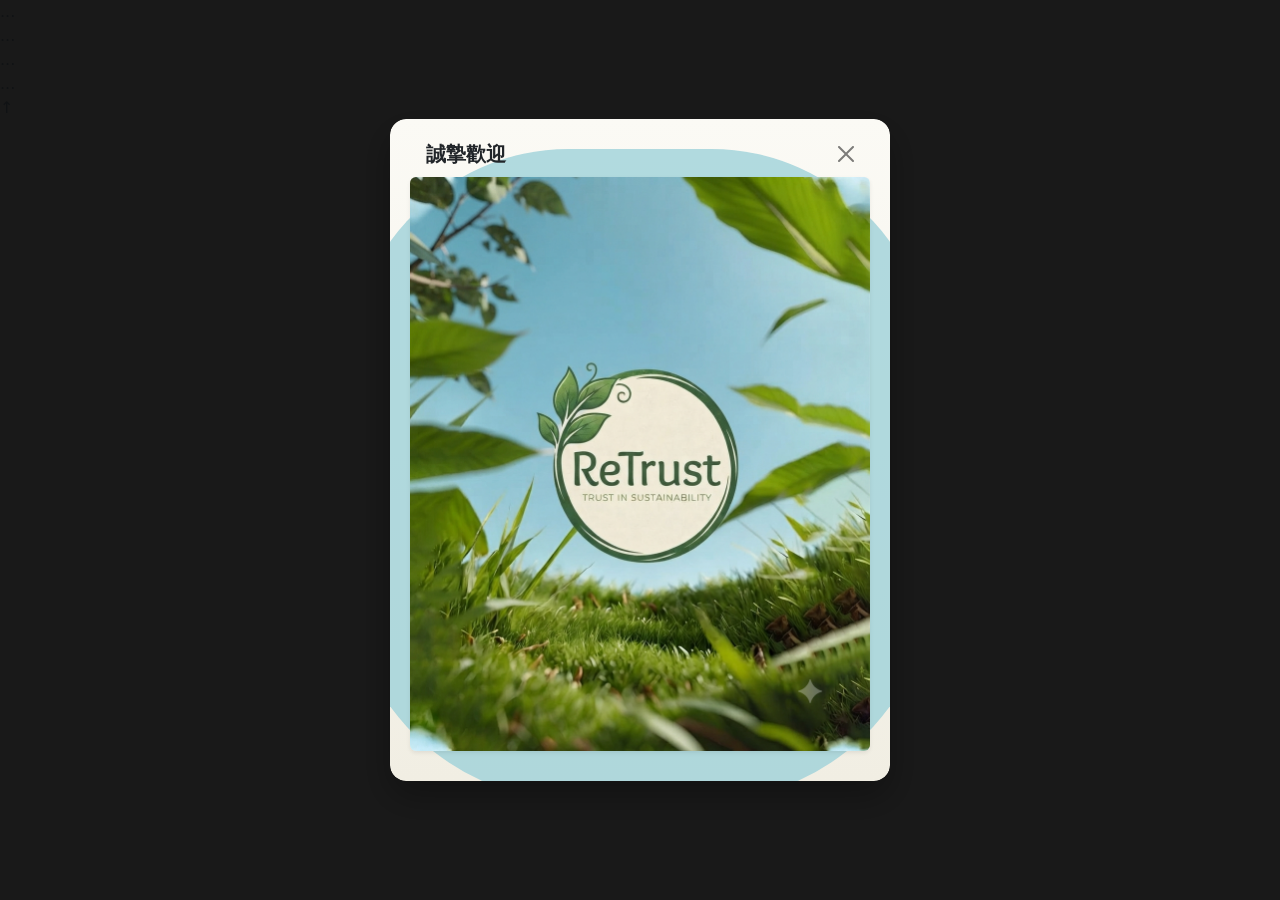
<file: pop_photo.html>
<!DOCTYPE html>
<html lang="zh-Hant">

<head>
    <meta charset="UTF-8">
    <title>網頁架構與動態廣告</title>
    <!-- Bootstrap 5 CSS -->
    <link href="https://cdn.jsdelivr.net/npm/bootstrap@5.3.0/dist/css/bootstrap.min.css" rel="stylesheet">

    <style>
        /* 頁面背景樣式 */
        body {
            background: #333;
        }

        /* 廣告彈窗圓角與陰影 */
        #adsModal .modal-content {
            border-radius: 16px;
            box-shadow: 0 15px 35px rgba(0, 0, 0, 0.3);
            overflow: hidden;
            background: transparent;
            border: none;

        }

        /* Modal 內部容器與 Wave 動畫樣式 (採用 #F1EEE3 與 #FBFAF5 配色) */
        #adsModal .modal-body-custom {
            position: relative;
            width: 100%;
            padding: 20px 20px 30px 20px;
            background-image: linear-gradient(to top, #F1EEE3 0%, #FBFAF5 100%);
            overflow: hidden;
            border-radius: 16px;
        }

        .wave-container {
            position: absolute;
            width: 100%;
            height: 100%;
            top: 0;
            left: 0;
            overflow: hidden;
            z-index: 0;
            border-radius: 16px;
        }

        .wave {
            width: 600px;
            height: 650px;
            position: absolute;
            top: 80%;
            left: 80%;
            margin-left: -450px;
            margin-top: -500px;
            border-radius: 38%;
            /* background: rgba(135, 202, 230, 0.8); */
            /* background: rgba(101, 79, 228, 0.75); */
            background: rgba(159, 211, 218, 0.8);
            animation: wave 12s infinite linear;
        }

        @keyframes wave {
            from {
                transform: rotate(0deg);
            }

            to {
                transform: rotate(360deg);
            }
        }

        /* 確保內容層級高於動畫背景 */
        #adsModal .modal-header,
        #adsModal .modal-body-content {
            position: relative;
            z-index: 1;
        }
    </style>
</head>

<body>

    <header id="header">...</header>
    <section class="hero" id="home">...</section>
    <section class="manifesto" id="manifesto">...</section>
    <!-- ... 中間的 section 保持不變 ... -->
    <footer id="contact">...</footer>
    <div class="back-top" id="backTop">↑</div>

    <!-- 彈出廣告 Modal -->
    <div class="modal fade" id="adsModal" tabindex="-1" aria-hidden="true">
        <div class="modal-dialog modal-dialog-centered">
            <div class="modal-content">

                <!-- 自訂背景與 Wave 動畫區塊 -->
                <div class="modal-body-custom">

                    <!-- Wave 動畫 -->
                    <div class="wave-container">
                        <div class="wave"></div>
                    </div>

                    <!-- Modal 標題與關閉按鈕 -->
                    <div class="modal-header border-0 pt-0 pb-2">
                        <h5 class="modal-title fw-bold text-dark">誠摯歡迎</h5>
                        <button type="button" class="btn-close" data-bs-dismiss="modal" aria-label="Close"></button>
                    </div>

                    <!-- 廣告圖片區塊（含穩定備用圖機制） -->
                    <div class="modal-body-content text-center">
                        <a href="#" target="_blank">
                            <img src="plans/logo/retrust_ad.png"
                                onerror="this.onerror=null; this.src='https://placehold.co/500x300/F1EEE3/333333?text=Ad+Image';"
                                alt="廣告圖片" class="img-fluid rounded shadow-sm">
                        </a>
                    </div>

                </div>

            </div>
        </div>
    </div>

    <!-- jQuery 與 Bootstrap JS -->
    <script src="https://code.jquery.com/jquery-3.7.1.min.js"></script>
    <script src="https://cdn.jsdelivr.net/npm/bootstrap@5.3.0/dist/js/bootstrap.bundle.min.js"></script>

    <!-- 自動彈出控制碼 -->
    <script>
        $(document).ready(function () {
            var myModal = new bootstrap.Modal(document.getElementById('adsModal'));
            myModal.show();
        });
    </script>
</body>

</html>
</file>
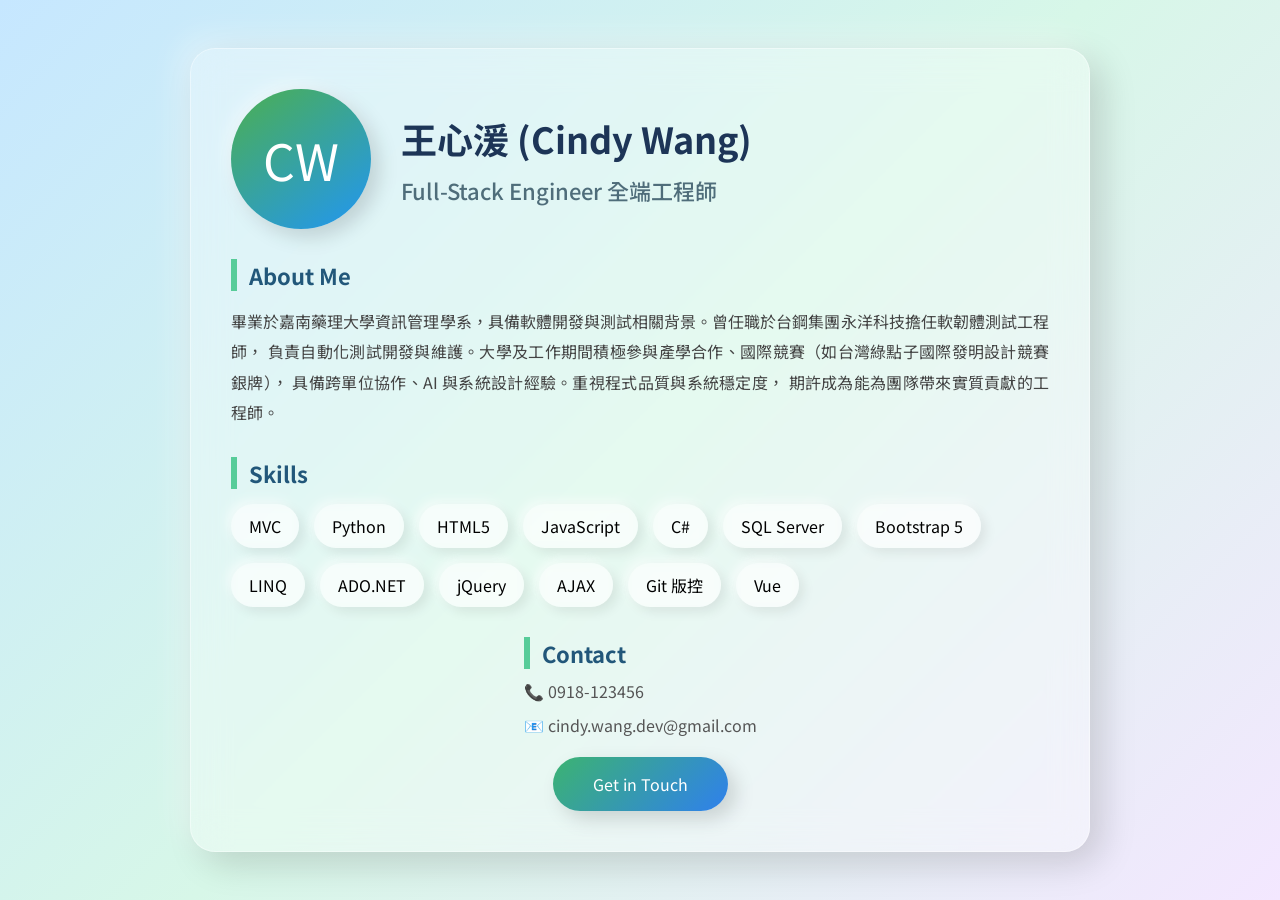
<file: profile_cardGPT.html>
<!DOCTYPE html>
<html lang="zh-TW">

<head>
    <meta charset="UTF-8">
    <meta name="viewport" content="width=device-width, initial-scale=1.0">
    <title>Cindy Wang 個人名片</title>

    <!-- Google Font -->
    <link href="https://fonts.googleapis.com/css2?family=Noto+Sans+TC:wght@300;400;600;700&display=swap"
        rel="stylesheet">

    <style>
        * {
            margin: 0;
            padding: 0;
            box-sizing: border-box;
            font-family: "Noto Sans TC", sans-serif;
        }

        body {
            min-height: 100vh;
            display: flex;
            justify-content: center;
            align-items: center;
            padding: 40px;
            background:
                linear-gradient(135deg,
                    #c6e7ff 0%,
                    #d7f7e8 50%,
                    #f3e7ff 100%);
        }

        .card {
            width: 900px;
            max-width: 100%;
            display: flex;
            flex-direction: column;
            gap: 30px;

            padding: 40px;

            border-radius: 25px;

            background: rgba(255, 255, 255, .35);

            backdrop-filter: blur(18px);

            border: 1px solid rgba(255, 255, 255, .4);

            box-shadow:
                12px 12px 35px rgba(0, 0, 0, .15),
                -10px -10px 30px rgba(255, 255, 255, .4);
        }

        /* ==========================
            Header
        ========================== */

        .header {
            display: flex;
            align-items: center;
            gap: 30px;
        }

        .avatar {

            width: 140px;
            height: 140px;

            border-radius: 50%;

            background:
                linear-gradient(145deg,
                    #4CAF50,
                    #2196F3);

            color: white;

            font-size: 50px;

            display: flex;
            justify-content: center;
            align-items: center;

            box-shadow:
                8px 8px 20px rgba(0, 0, 0, .15),
                -6px -6px 15px rgba(255, 255, 255, .4);
        }

        .header-info {

            display: flex;
            flex-direction: column;
            justify-content: center;
            gap: 10px;
        }

        h1 {

            color: #1d3557;
            font-size: 36px;
        }

        h2 {

            color: #4f6d7a;
            font-weight: 500;
            font-size: 22px;
        }

        /* ==========================
            About
        ========================== */

        .section {

            display: flex;
            flex-direction: column;
            gap: 15px;
        }

        .section-title {

            font-size: 22px;

            color: #22577A;

            font-weight: bold;

            border-left: 6px solid #57CC99;

            padding-left: 12px;
        }

        .about p {

            color: #444;

            line-height: 1.9;

            text-align: justify;
        }

        /* ==========================
            Skills
        ========================== */

        .skills ul {

            display: flex;

            flex-wrap: wrap;

            gap: 15px;

            list-style: none;
        }

        .skills li {

            padding: 10px 18px;

            border-radius: 30px;

            background: rgba(255, 255, 255, .5);

            backdrop-filter: blur(5px);

            box-shadow:
                5px 5px 12px rgba(0, 0, 0, .08),
                -4px -4px 10px rgba(255, 255, 255, .5);

            transition: .35s;
        }

        .skills li:hover {

            transform: translateY(-5px);

            background: #57CC99;

            color: white;
        }

        /* ==========================
            Contact
        ========================== */

        .contact {

            display: flex;

            justify-content: space-between;

            align-items: center;

            flex-wrap: wrap;

            gap: 20px;
        }

        .contact-info {

            display: flex;

            flex-direction: column;

            gap: 10px;
        }

        .contact span {

            color: #555;
        }

        .btn {

            padding: 15px 40px;

            border: none;

            border-radius: 50px;

            cursor: pointer;

            color: white;

            font-size: 16px;

            background: linear-gradient(135deg, #3CB371, #2F80ED);

            transition: .35s;

            box-shadow:
                8px 8px 20px rgba(0, 0, 0, .15);
        }

        .btn:hover {

            transform: translateY(-4px);

            box-shadow:
                0 15px 25px rgba(0, 0, 0, .2);

            letter-spacing: 1px;
        }

        /* ==========================
            RWD
        ========================== */

        @media(max-width:768px) {

            .header {

                flex-direction: column;
                text-align: center;
            }

            .contact {

                flex-direction: column;
                align-items: flex-start;
            }

            h1 {

                font-size: 30px;
            }
        }
    </style>

</head>

<body>

    <div class="card">

        <!-- ======================================
             Header：個人頭像、姓名、職稱
        ======================================= -->

        <header class="header">

            <div class="avatar">
                CW
            </div>

            <div class="header-info">

                <h1>王心湲 (Cindy Wang)</h1>

                <h2>Full-Stack Engineer 全端工程師</h2>

            </div>

        </header>

        <!-- ======================================
             About：個人自傳
        ======================================= -->

        <section class="section about">

            <div class="section-title">
                About Me
            </div>

            <p>
                畢業於嘉南藥理大學資訊管理學系，具備軟體開發與測試相關背景。曾任職於台鋼集團永洋科技擔任軟韌體測試工程師，
                負責自動化測試開發與維護。大學及工作期間積極參與產學合作、國際競賽（如台灣綠點子國際發明設計競賽銀牌），
                具備跨單位協作、AI 與系統設計經驗。重視程式品質與系統穩定度，
                期許成為能為團隊帶來實質貢獻的工程師。
            </p>

        </section>

        <!-- ======================================
             Skills：技能列表
        ======================================= -->

        <section class="section skills">

            <div class="section-title">
                Skills
            </div>

            <ul>

                <li>MVC</li>
                <li>Python</li>
                <li>HTML5</li>
                <li>JavaScript</li>
                <li>C#</li>
                <li>SQL Server</li>
                <li>Bootstrap 5</li>
                <li>LINQ</li>
                <li>ADO.NET</li>
                <li>jQuery</li>
                <li>AJAX</li>
                <li>Git 版控</li>
                <li>Vue</li>

            </ul>

        </section>

        <!-- ======================================
             Contact：聯絡方式
        ======================================= -->

        <section class="section contact">

            <div class="contact-info">

                <div class="section-title">
                    Contact
                </div>

                <span>📞 0918-123456</span>

                <span>📧 cindy.wang.dev@gmail.com</span>

            </div>

            <button class="btn">
                Get in Touch
            </button>

        </section>

    </div>

</body>

</html>
</file>
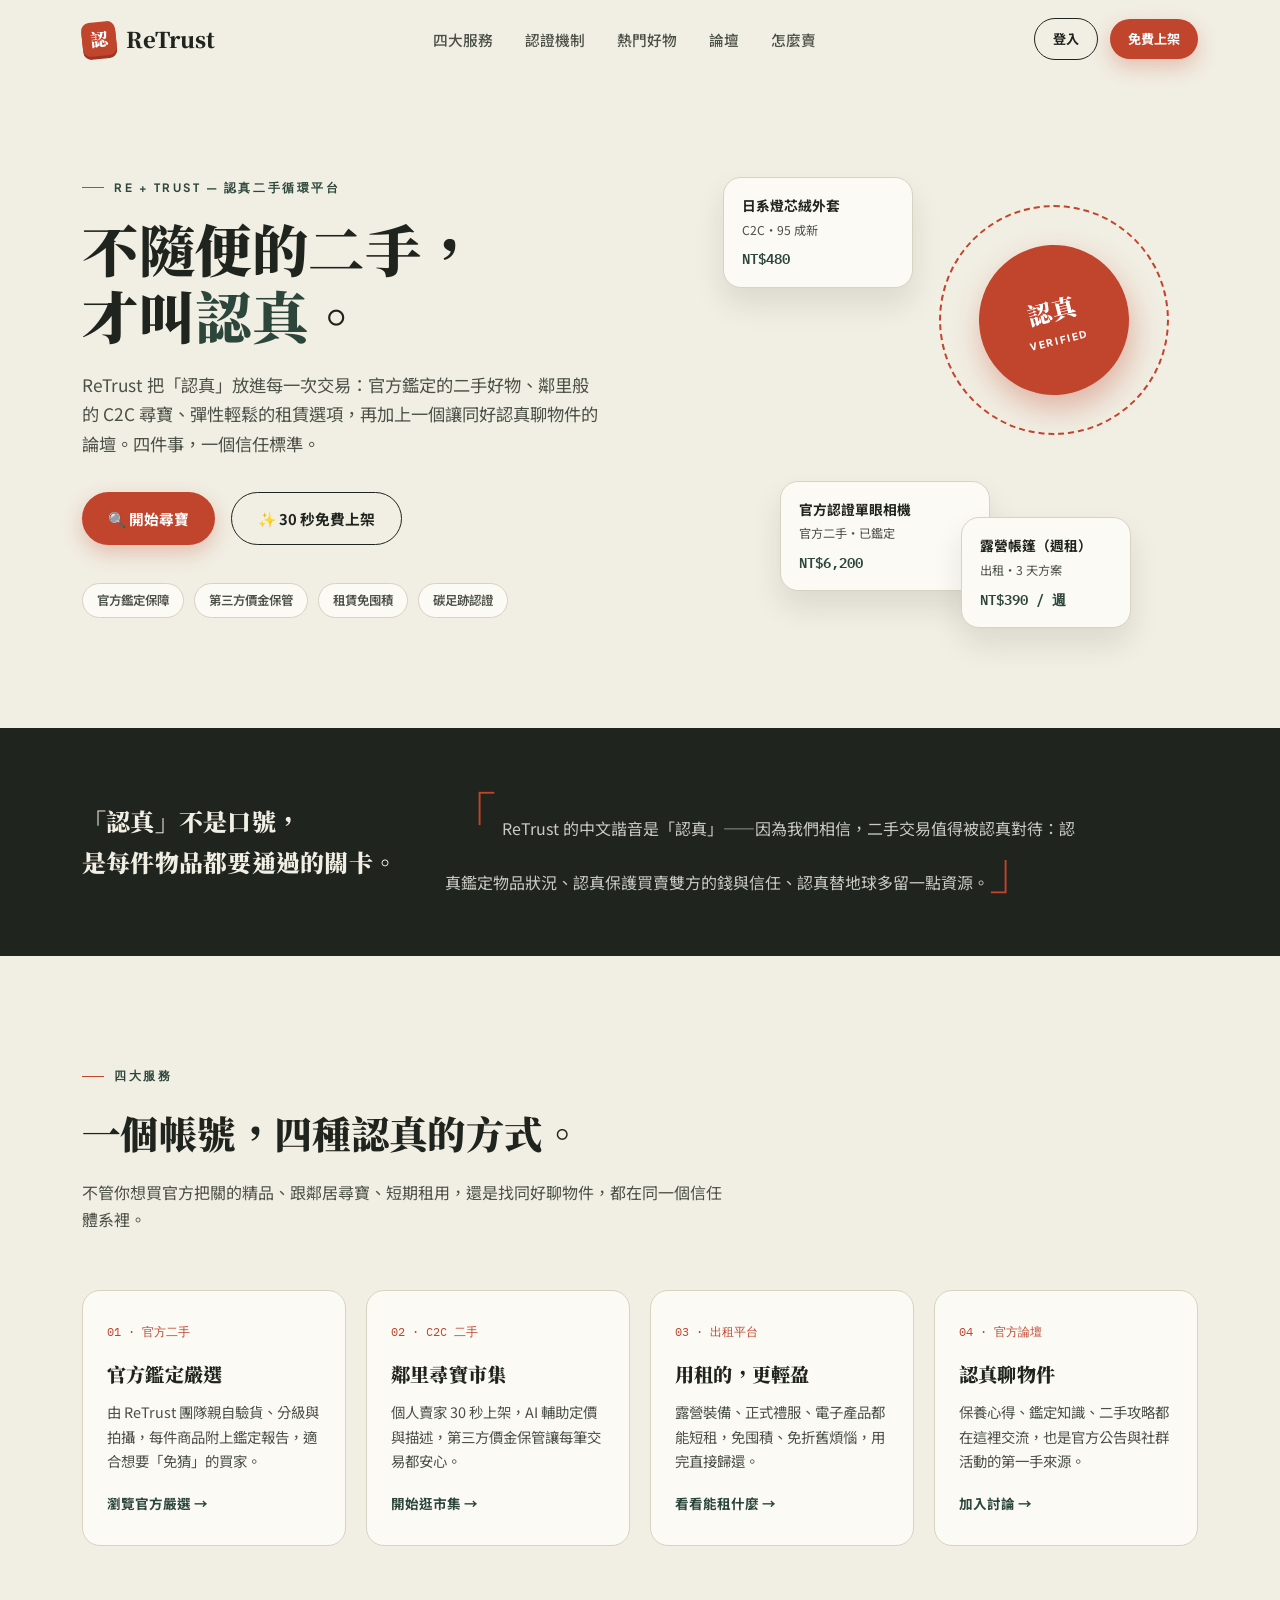
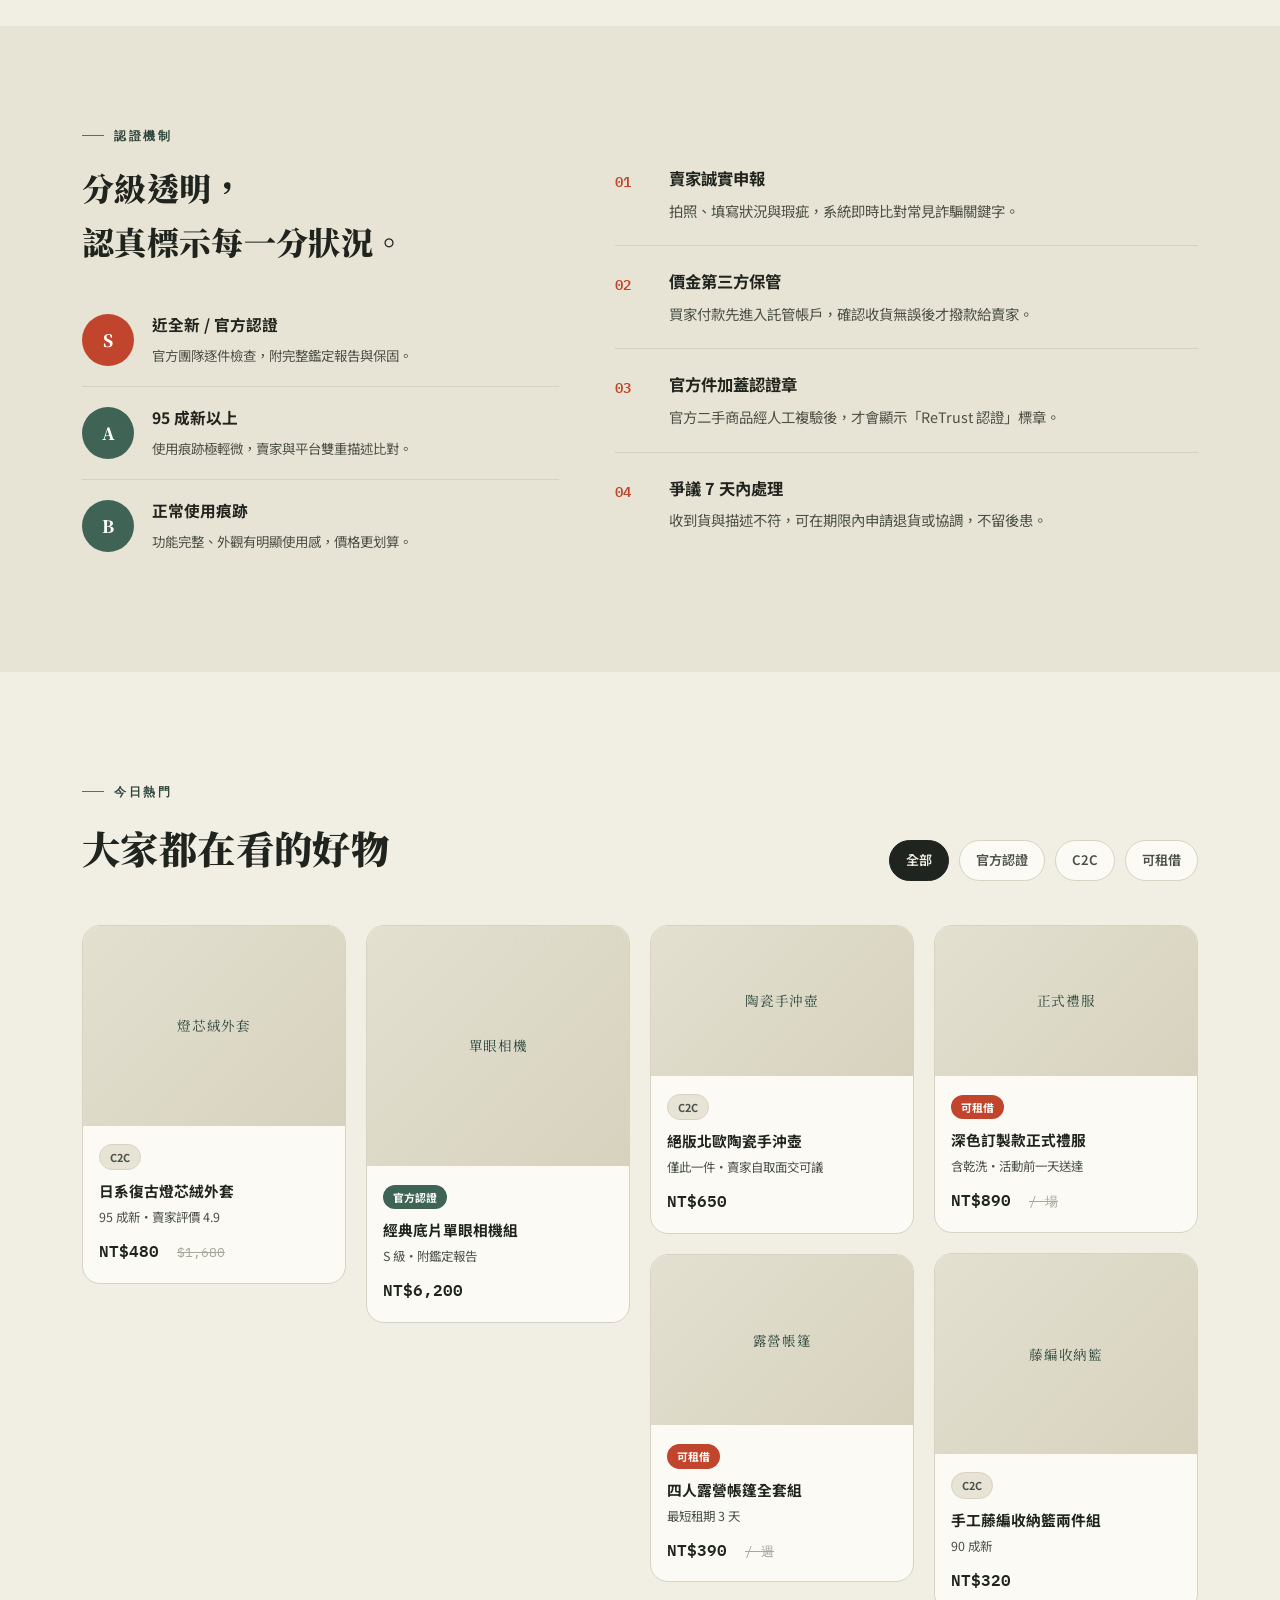
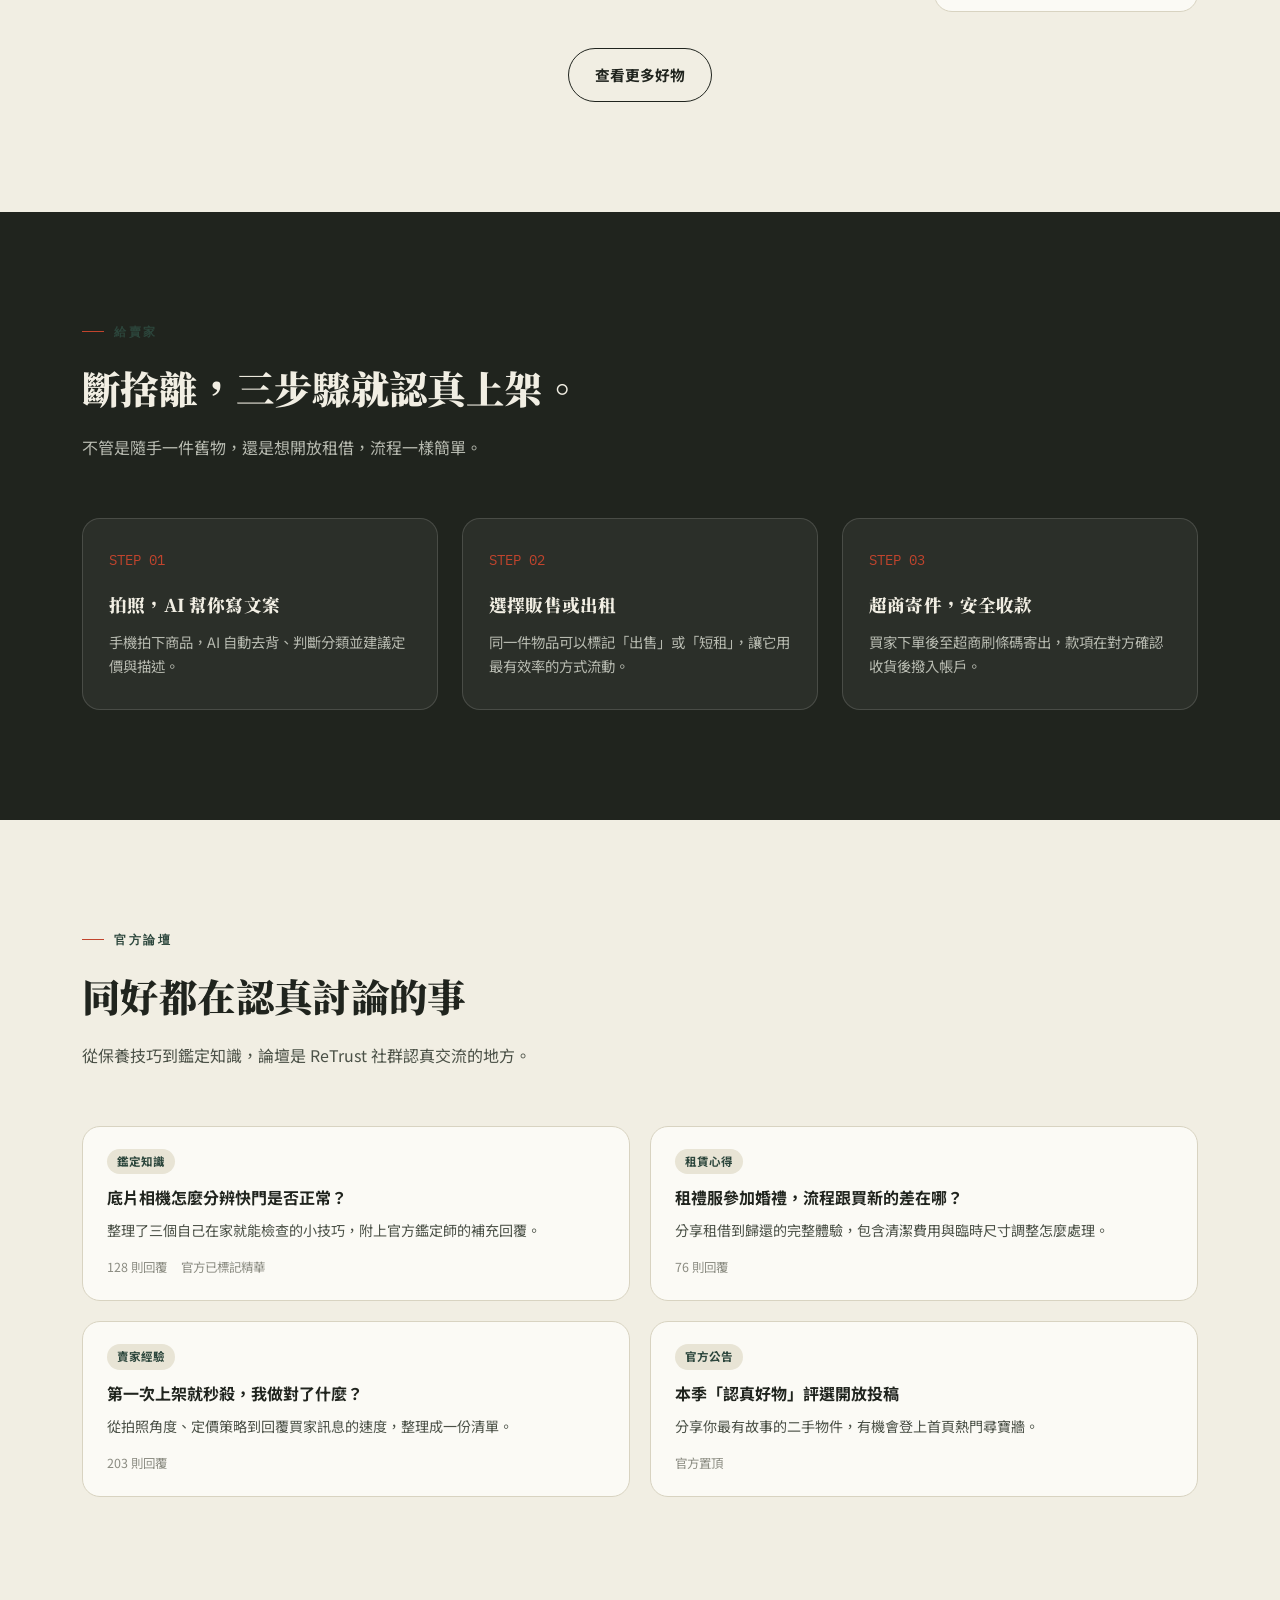
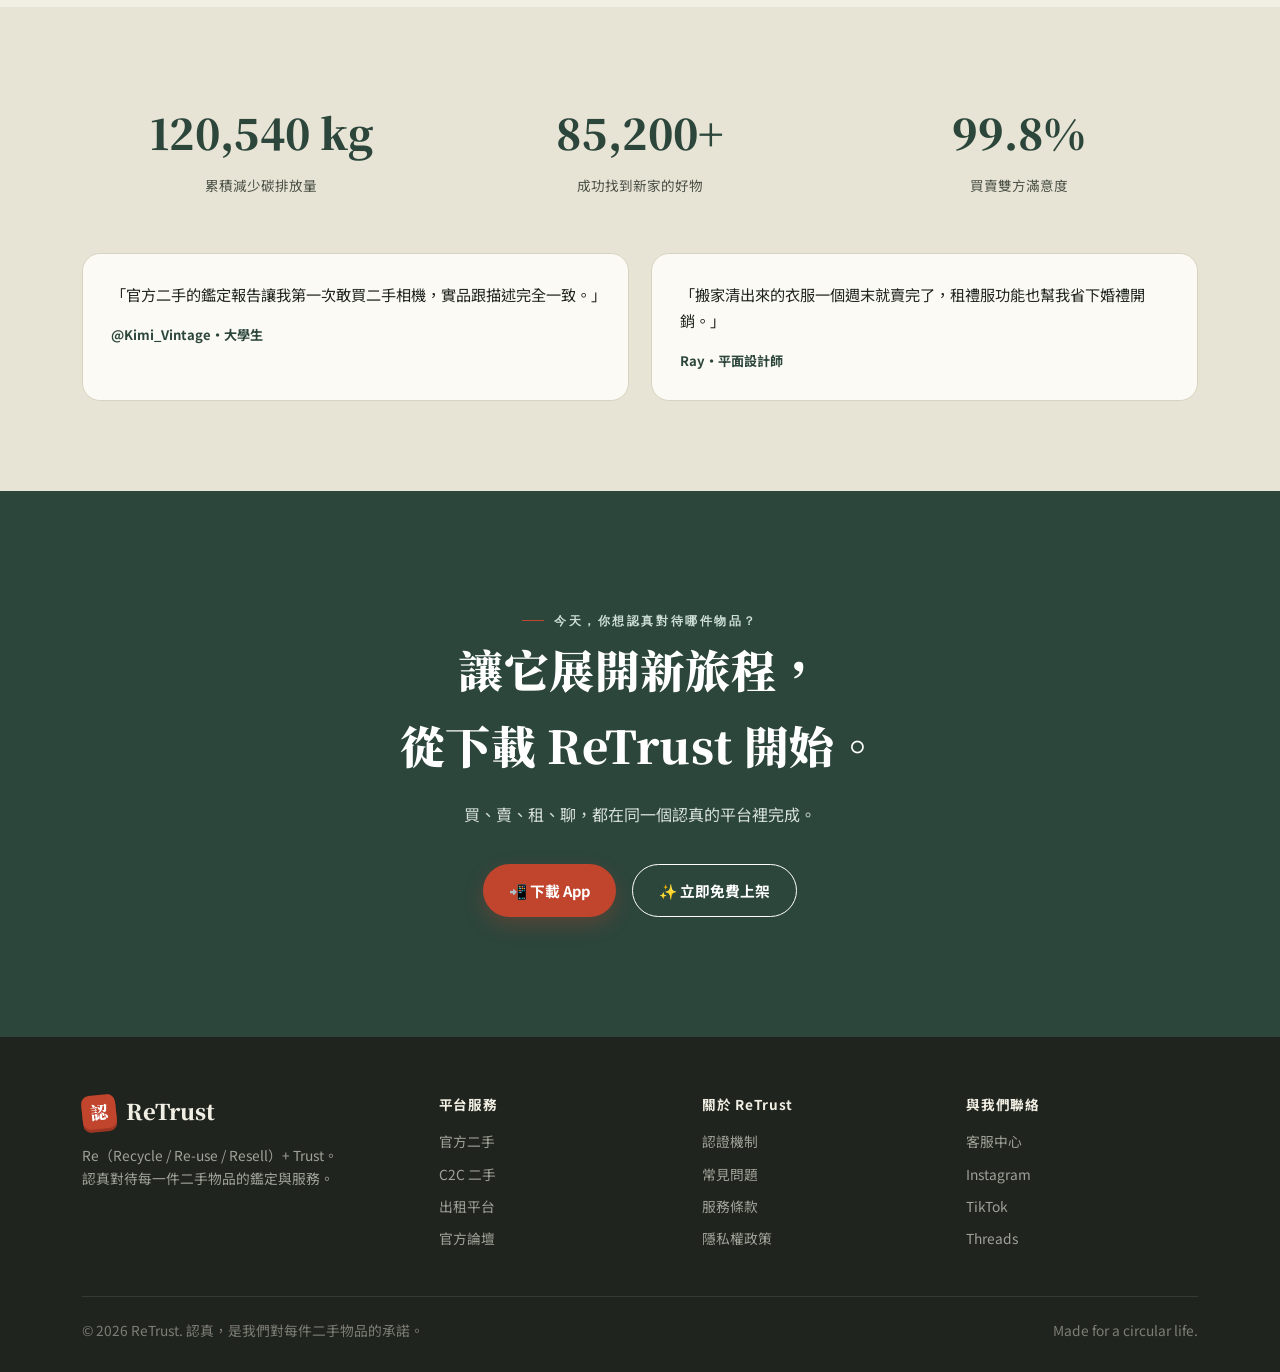
<file: ReTrust_一頁式網站.html>
<!DOCTYPE html>
<html lang="zh-Hant">
<head>
<meta charset="UTF-8">
<meta name="viewport" content="width=device-width, initial-scale=1.0">
<title>ReTrust｜認真對待每一件二手好物</title>
<link rel="preconnect" href="https://fonts.googleapis.com">
<link href="https://fonts.googleapis.com/css2?family=Noto+Serif+TC:wght@600;700;900&family=Noto+Sans+TC:wght@400;500;700&family=Plus+Jakarta+Sans:wght@500;600;700;800&family=IBM+Plex+Mono:wght@400;500;600&display=swap" rel="stylesheet">
<style>
  :root{
    --paper:#F1EEE3;
    --paper-deep:#E8E4D5;
    --ink:#20241E;
    --ink-soft:#4B5147;
    --jade:#3F6355;
    --jade-deep:#2C463C;
    --stamp:#C1442D;
    --stamp-deep:#9C3623;
    --line:#D8D3C1;
    --card:#FBFAF5;
    --radius:18px;
  }
  *{box-sizing:border-box; margin:0; padding:0;}
  html{scroll-behavior:smooth;}
  body{
    background:var(--paper);
    color:var(--ink);
    font-family:'Noto Sans TC','Plus Jakarta Sans',sans-serif;
    line-height:1.7;
    overflow-x:hidden;
  }
  h1,h2,h3{font-family:'Noto Serif TC', serif; font-weight:900; color:var(--ink); letter-spacing:.01em;}
  .mono{font-family:'IBM Plex Mono', monospace;}
  .eyebrow{
    font-family:'Plus Jakarta Sans',sans-serif; font-weight:700; font-size:.72rem;
    letter-spacing:.22em; text-transform:uppercase; color:var(--jade-deep);
    display:flex; align-items:center; gap:10px;
  }
  .eyebrow::before{content:""; width:22px; height:1px; background:var(--stamp); display:inline-block;}
  a{color:inherit; text-decoration:none;}
  img{max-width:100%; display:block;}
  section{position:relative;}
  .wrap{max-width:1180px; margin:0 auto; padding:0 32px;}

  /* ---------- NAV ---------- */
  header{
    position:fixed; top:0; left:0; right:0; z-index:100;
    padding:18px 0; transition:transform .35s ease, background .35s ease, box-shadow .35s ease;
    background:rgba(241,238,227,0.0);
  }
  header.scrolled{
    background:rgba(241,238,227,0.78);
    backdrop-filter:blur(14px) saturate(140%);
    box-shadow:0 1px 0 var(--line);
  }
  header.hide{transform:translateY(-110%);}
  .nav-inner{display:flex; align-items:center; justify-content:space-between; gap:24px;}
  .logo{display:flex; align-items:center; gap:10px; font-family:'Noto Serif TC',serif; font-weight:900; font-size:1.35rem; color:var(--ink);}
  .logo .chop{
    width:34px; height:34px; border-radius:8px; background:var(--stamp); color:#fff;
    display:flex; align-items:center; justify-content:center; font-family:'Noto Serif TC',serif;
    font-weight:900; font-size:1.1rem; transform:rotate(-6deg); flex-shrink:0;
    box-shadow:0 3px 0 var(--stamp-deep);
  }
  .nav-links{display:flex; gap:32px; font-size:.92rem; font-weight:500; color:var(--ink-soft);}
  .nav-links a:hover{color:var(--jade-deep);}
  .nav-cta{display:flex; gap:12px; align-items:center;}
  @media(max-width:860px){ .nav-links{display:none;} }

  .btn{
    display:inline-flex; align-items:center; gap:8px; padding:13px 26px; border-radius:999px;
    font-weight:700; font-size:.92rem; cursor:pointer; border:none; transition:transform .18s cubic-bezier(.2,.9,.3,1), box-shadow .25s ease, background .2s ease;
    white-space:nowrap;
  }
  .btn:active{transform:scale(.96);}
  .btn-primary{background:var(--stamp); color:#fff; box-shadow:0 8px 20px rgba(193,68,45,.28);}
  .btn-primary:hover{background:var(--stamp-deep); box-shadow:0 10px 24px rgba(193,68,45,.36);}
  .btn-ghost{background:transparent; color:var(--ink); border:1.5px solid var(--ink); }
  .btn-ghost:hover{background:var(--ink); color:var(--paper);}
  .btn-jade{background:var(--jade); color:#fff; box-shadow:0 8px 20px rgba(63,99,85,.28);}
  .btn-jade:hover{background:var(--jade-deep);}
  .btn-sm{padding:9px 18px; font-size:.82rem;}

  /* ---------- HERO ---------- */
  .hero{padding:168px 0 100px; position:relative;}
  .hero-grid{display:grid; grid-template-columns:1.1fr .9fr; gap:60px; align-items:center;}
  @media(max-width:960px){ .hero-grid{grid-template-columns:1fr;} }
  .hero h1{font-size:clamp(2.4rem, 4.4vw, 3.6rem); line-height:1.18; margin:18px 0 22px;}
  .hero h1 em{font-style:normal; color:var(--jade-deep); position:relative;}
  .hero p.lead{font-size:1.08rem; color:var(--ink-soft); max-width:520px; margin-bottom:34px;}
  .hero-ctas{display:flex; gap:16px; flex-wrap:wrap; margin-bottom:38px;}
  .hero-tags{display:flex; gap:10px; flex-wrap:wrap;}
  .tag{
    font-size:.78rem; font-weight:600; padding:6px 14px; border-radius:999px;
    background:var(--card); border:1px solid var(--line); color:var(--ink-soft);
  }

  .hero-visual{position:relative; height:460px;}
  .stamp-orb{
    position:absolute; width:230px; height:230px; border-radius:50%;
    border:2.5px dashed var(--stamp); display:flex; align-items:center; justify-content:center;
    top:8%; right:6%; animation:spin 26s linear infinite;
  }
  .stamp-orb .core{
    width:150px; height:150px; border-radius:50%; background:var(--stamp); color:#fff;
    display:flex; flex-direction:column; align-items:center; justify-content:center;
    font-family:'Noto Serif TC',serif; font-weight:900; transform:rotate(-14deg);
    box-shadow:0 14px 30px rgba(193,68,45,.35);
  }
  .stamp-orb .core span{font-size:1.5rem; letter-spacing:.05em;}
  .stamp-orb .core small{font-family:'Plus Jakarta Sans',sans-serif; font-size:.62rem; letter-spacing:.18em; margin-top:2px;}
  @keyframes spin{from{transform:rotate(0)} to{transform:rotate(360deg)}}
  .float-card{
    position:absolute; background:var(--card); border:1px solid var(--line); border-radius:var(--radius);
    padding:16px 18px; box-shadow:0 16px 30px rgba(32,36,30,.10);
    animation:float 5.5s ease-in-out infinite;
  }
  .float-card.c1{top:2%; left:0; width:190px;}
  .float-card.c2{bottom:8%; left:12%; width:210px; animation-delay:1.2s;}
  .float-card.c3{bottom:0%; right:14%; width:170px; animation-delay:2.4s;}
  @keyframes float{0%,100%{transform:translateY(0)} 50%{transform:translateY(-12px)}}
  .float-card .ft-title{font-weight:700; font-size:.86rem; margin-bottom:2px;}
  .float-card .ft-sub{font-size:.76rem; color:var(--ink-soft);}
  .float-card .ft-price{font-family:'IBM Plex Mono',monospace; font-weight:600; color:var(--jade-deep); margin-top:6px; font-size:.9rem;}
  @media(max-width:960px){ .hero-visual{height:340px; margin-top:20px;} .stamp-orb{width:160px;height:160px;} .stamp-orb .core{width:104px;height:104px;} .float-card{display:none;} }

  /* ---------- MANIFESTO STRIP ---------- */
  .manifesto{background:var(--ink); color:var(--paper); padding:60px 0;}
  .manifesto .wrap{display:flex; gap:48px; align-items:center; flex-wrap:wrap;}
  .manifesto h2{color:var(--paper); font-size:1.5rem; max-width:360px; flex-shrink:0;}
  .manifesto p{color:#C9CBC3; max-width:640px; font-size:1rem;}
  .manifesto .glyph{font-family:'Noto Serif TC',serif; font-size:3.2rem; color:var(--stamp); line-height:1; margin-right:6px;}

  /* ---------- PILLARS ---------- */
  .pillars{padding:110px 0 80px;}
  .section-head{max-width:640px; margin-bottom:56px;}
  .section-head h2{font-size:clamp(1.8rem,3vw,2.4rem); margin-top:14px;}
  .section-head p{color:var(--ink-soft); margin-top:14px;}

  .pillar-grid{display:grid; grid-template-columns:repeat(4,1fr); gap:20px;}
  @media(max-width:960px){ .pillar-grid{grid-template-columns:1fr 1fr;} }
  @media(max-width:560px){ .pillar-grid{grid-template-columns:1fr;} }
  .pillar-card{
    background:var(--card); border:1px solid var(--line); border-radius:var(--radius);
    padding:30px 24px; transition:transform .3s cubic-bezier(.2,.9,.3,1), box-shadow .3s ease, border-color .3s;
    display:flex; flex-direction:column; height:100%;
  }
  .pillar-card:hover{transform:translateY(-6px); box-shadow:0 20px 36px rgba(32,36,30,.10); border-color:var(--jade);}
  .pillar-num{font-family:'IBM Plex Mono',monospace; font-size:.78rem; color:var(--stamp); margin-bottom:16px;}
  .pillar-card h3{font-size:1.2rem; margin-bottom:10px;}
  .pillar-card p{color:var(--ink-soft); font-size:.9rem; flex-grow:1;}
  .pillar-card .pill-link{margin-top:18px; font-weight:700; font-size:.85rem; color:var(--jade-deep); display:flex; align-items:center; gap:6px;}

  /* ---------- TRUST / VERIFICATION ---------- */
  .trust{background:var(--paper-deep); padding:100px 0;}
  .trust-grid{display:grid; grid-template-columns:.9fr 1.1fr; gap:56px; align-items:center;}
  @media(max-width:900px){ .trust-grid{grid-template-columns:1fr;} }
  .grade-row{display:flex; align-items:center; gap:18px; padding:18px 0; border-bottom:1px solid var(--line);}
  .grade-row:last-child{border-bottom:none;}
  .grade-badge{
    width:52px; height:52px; border-radius:50%; background:var(--jade); color:#fff;
    display:flex; align-items:center; justify-content:center; font-family:'Noto Serif TC',serif;
    font-weight:900; font-size:1.05rem; flex-shrink:0;
  }
  .grade-row.s .grade-badge{background:var(--stamp);}
  .grade-text b{display:block; font-size:.98rem; margin-bottom:2px;}
  .grade-text span{font-size:.84rem; color:var(--ink-soft);}

  .steps-list{counter-reset:step;}
  .step-item{display:flex; gap:20px; padding:22px 0; border-top:1px solid var(--line);}
  .step-item:first-child{border-top:none;}
  .step-item .step-mark{
    font-family:'IBM Plex Mono',monospace; font-weight:600; color:var(--stamp);
    font-size:.85rem; padding-top:4px; width:34px; flex-shrink:0;
  }
  .step-item h4{font-size:1.02rem; margin-bottom:6px;}
  .step-item p{color:var(--ink-soft); font-size:.9rem;}

  /* ---------- FEED ---------- */
  .feed{padding:110px 0;}
  .feed-head{display:flex; justify-content:space-between; align-items:flex-end; margin-bottom:44px; flex-wrap:wrap; gap:20px;}
  .filter-row{display:flex; gap:10px; flex-wrap:wrap; margin-bottom:36px;}
  .filter-chip{
    font-size:.82rem; font-weight:600; padding:8px 16px; border-radius:999px; border:1px solid var(--line);
    background:var(--card); color:var(--ink-soft); cursor:default;
  }
  .filter-chip.active{background:var(--ink); color:var(--paper); border-color:var(--ink);}

  .item-grid{columns:4 220px; column-gap:20px;}
  @media(max-width:960px){ .item-grid{columns:2 180px;} }
  @media(max-width:560px){ .item-grid{columns:1;} }
  .item-card{
    break-inside:avoid; margin-bottom:20px; background:var(--card); border:1px solid var(--line);
    border-radius:var(--radius); overflow:hidden; transition:transform .3s cubic-bezier(.2,.9,.3,1), box-shadow .3s ease;
  }
  .item-card:hover{transform:translateY(-5px) scale(1.015); box-shadow:0 18px 32px rgba(32,36,30,.12);}
  .item-thumb{
    width:100%; display:flex; align-items:center; justify-content:center;
    font-family:'Noto Serif TC',serif; color:var(--jade-deep); font-size:.85rem; letter-spacing:.05em;
    background:linear-gradient(135deg,#E4E0D0,#D6D2BE);
  }
  .item-thumb.h1{height:200px;} .item-thumb.h2{height:150px;} .item-thumb.h3{height:240px;} .item-thumb.h4{height:170px;}
  .item-body{padding:16px 16px 18px;}
  .item-badge{display:inline-block; font-size:.68rem; font-weight:700; padding:3px 10px; border-radius:999px; margin-bottom:8px;}
  .badge-official{background:var(--jade); color:#fff;}
  .badge-c2c{background:var(--paper-deep); color:var(--ink-soft); border:1px solid var(--line);}
  .badge-rent{background:var(--stamp); color:#fff;}
  .item-title{font-weight:700; font-size:.92rem; margin-bottom:4px;}
  .item-sub{font-size:.78rem; color:var(--ink-soft); margin-bottom:10px;}
  .item-price{font-family:'IBM Plex Mono',monospace; font-weight:600; font-size:.98rem;}
  .item-price .old{color:#A8A79A; text-decoration:line-through; font-weight:400; margin-left:8px; font-size:.82rem;}

  /* ---------- HOW IT WORKS ---------- */
  .how{background:var(--ink); color:var(--paper); padding:110px 0;}
  .how .section-head h2, .how .section-head p{color:var(--paper);}
  .how .section-head p{color:#B7BAB0;}
  .how-grid{display:grid; grid-template-columns:repeat(3,1fr); gap:24px;}
  @media(max-width:860px){ .how-grid{grid-template-columns:1fr;} }
  .how-card{background:rgba(251,250,245,.05); border:1px solid rgba(251,250,245,.14); border-radius:var(--radius); padding:30px 26px;}
  .how-card .hnum{font-family:'IBM Plex Mono',monospace; color:var(--stamp); font-size:.85rem; margin-bottom:18px;}
  .how-card h3{color:var(--paper); font-size:1.1rem; margin-bottom:10px;}
  .how-card p{color:#B7BAB0; font-size:.9rem;}

  /* ---------- FORUM ---------- */
  .forum{padding:110px 0;}
  .forum-grid{display:grid; grid-template-columns:1fr 1fr; gap:20px;}
  @media(max-width:860px){ .forum-grid{grid-template-columns:1fr;} }
  .thread-card{background:var(--card); border:1px solid var(--line); border-radius:var(--radius); padding:22px 24px;}
  .thread-top{display:flex; justify-content:space-between; align-items:center; margin-bottom:10px;}
  .thread-tag{font-size:.72rem; font-weight:700; color:var(--jade-deep); background:var(--paper-deep); padding:3px 10px; border-radius:999px;}
  .thread-card h4{font-size:1rem; margin-bottom:8px;}
  .thread-card p{font-size:.88rem; color:var(--ink-soft);}
  .thread-meta{display:flex; gap:14px; font-size:.78rem; color:#8B8C82; margin-top:14px;}

  /* ---------- PROOF / COUNTERS ---------- */
  .proof{background:var(--paper-deep); padding:90px 0;}
  .counter-grid{display:grid; grid-template-columns:repeat(3,1fr); gap:20px; margin-bottom:56px;}
  @media(max-width:760px){ .counter-grid{grid-template-columns:1fr;} }
  .counter{text-align:center;}
  .counter .num{font-family:'Noto Serif TC',serif; font-weight:900; font-size:2.6rem; color:var(--jade-deep);}
  .counter .lbl{font-size:.85rem; color:var(--ink-soft); margin-top:6px;}
  .testi-grid{display:grid; grid-template-columns:1fr 1fr; gap:22px;}
  @media(max-width:760px){ .testi-grid{grid-template-columns:1fr;} }
  .testi{background:var(--card); border:1px solid var(--line); border-radius:var(--radius); padding:28px;}
  .testi p{font-size:.95rem; margin-bottom:16px;}
  .testi .who{font-size:.82rem; font-weight:700; color:var(--jade-deep);}

  /* ---------- FINAL CTA ---------- */
  .final{background:var(--jade-deep); color:#fff; padding:120px 0; text-align:center; position:relative; overflow:hidden;}
  .final h2{color:#fff; font-size:clamp(2rem,4vw,2.8rem); margin-bottom:18px;}
  .final p{color:#D7E0DA; max-width:520px; margin:0 auto 36px;}
  .final .ctas{display:flex; gap:16px; justify-content:center; flex-wrap:wrap;}
  .final .btn-ghost{border-color:#fff; color:#fff;}
  .final .btn-ghost:hover{background:#fff; color:var(--jade-deep);}

  footer{background:var(--ink); color:#B7BAB0; padding:56px 0 30px; font-size:.86rem;}
  .foot-grid{display:grid; grid-template-columns:1.4fr 1fr 1fr 1fr; gap:32px; margin-bottom:36px;}
  @media(max-width:760px){ .foot-grid{grid-template-columns:1fr 1fr;} }
  footer h5{color:var(--paper); font-size:.85rem; margin-bottom:14px; letter-spacing:.05em;}
  footer a{display:block; margin-bottom:9px; color:#9FA298;}
  footer a:hover{color:var(--paper);}
  .foot-bottom{border-top:1px solid rgba(255,255,255,.1); padding-top:22px; display:flex; justify-content:space-between; flex-wrap:wrap; gap:10px; color:#7C7E75;}

  .back-top{
    position:fixed; bottom:26px; right:26px; width:46px; height:46px; border-radius:50%;
    background:var(--ink); color:var(--paper); display:flex; align-items:center; justify-content:center;
    font-size:1.1rem; opacity:0; pointer-events:none; transition:opacity .3s, transform .2s; z-index:90; cursor:pointer;
  }
  .back-top.show{opacity:1; pointer-events:auto;}
  .back-top:hover{transform:translateY(-3px);}

  .reveal{opacity:0; transform:translateY(24px); transition:opacity .7s ease, transform .7s cubic-bezier(.2,.8,.3,1);}
  .reveal.in{opacity:1; transform:translateY(0);}

  @media (prefers-reduced-motion: reduce){
    *{animation:none !important; transition:none !important;}
  }
</style>
</head>
<body>

<header id="header">
  <div class="wrap nav-inner">
    <div class="logo"><span class="chop">認</span>ReTrust</div>
    <nav class="nav-links">
      <a href="#pillars">四大服務</a>
      <a href="#trust">認證機制</a>
      <a href="#feed">熱門好物</a>
      <a href="#forum">論壇</a>
      <a href="#how">怎麼賣</a>
    </nav>
    <div class="nav-cta">
      <a href="#how" class="btn btn-ghost btn-sm">登入</a>
      <a href="#feed" class="btn btn-primary btn-sm">免費上架</a>
    </div>
  </div>
</header>

<!-- HERO -->
<section class="hero">
  <div class="wrap hero-grid">
    <div>
      <div class="eyebrow">RE + TRUST — 認真二手循環平台</div>
      <h1>不隨便的二手，<br>才叫<em>認真</em>。</h1>
      <p class="lead">ReTrust 把「認真」放進每一次交易：官方鑑定的二手好物、鄰里般的 C2C 尋寶、彈性輕鬆的租賃選項，再加上一個讓同好認真聊物件的論壇。四件事，一個信任標準。</p>
      <div class="hero-ctas">
        <a href="#feed" class="btn btn-primary">🔍 開始尋寶</a>
        <a href="#how" class="btn btn-ghost">✨ 30 秒免費上架</a>
      </div>
      <div class="hero-tags">
        <span class="tag">官方鑑定保障</span>
        <span class="tag">第三方價金保管</span>
        <span class="tag">租賃免囤積</span>
        <span class="tag">碳足跡認證</span>
      </div>
    </div>
    <div class="hero-visual">
      <div class="stamp-orb">
        <div class="core"><span>認真</span><small>VERIFIED</small></div>
      </div>
      <div class="float-card c1">
        <div class="ft-title">日系燈芯絨外套</div>
        <div class="ft-sub">C2C・95 成新</div>
        <div class="ft-price">NT$480</div>
      </div>
      <div class="float-card c2">
        <div class="ft-title">官方認證單眼相機</div>
        <div class="ft-sub">官方二手・已鑑定</div>
        <div class="ft-price">NT$6,200</div>
      </div>
      <div class="float-card c3">
        <div class="ft-title">露營帳篷（週租）</div>
        <div class="ft-sub">出租・3 天方案</div>
        <div class="ft-price">NT$390 / 週</div>
      </div>
    </div>
  </div>
</section>

<!-- MANIFESTO -->
<section class="manifesto">
  <div class="wrap">
    <h2>「認真」不是口號，<br>是每件物品都要通過的關卡。</h2>
    <p><span class="glyph">「</span>ReTrust 的中文諧音是「認真」——因為我們相信，二手交易值得被認真對待：認真鑑定物品狀況、認真保護買賣雙方的錢與信任、認真替地球多留一點資源。<span class="glyph">」</span></p>
  </div>
</section>

<!-- PILLARS -->
<section class="pillars" id="pillars">
  <div class="wrap">
    <div class="section-head">
      <div class="eyebrow">四大服務</div>
      <h2>一個帳號，四種認真的方式。</h2>
      <p>不管你想買官方把關的精品、跟鄰居尋寶、短期租用，還是找同好聊物件，都在同一個信任體系裡。</p>
    </div>
    <div class="pillar-grid">
      <div class="pillar-card reveal">
        <div class="pillar-num">01 · 官方二手</div>
        <h3>官方鑑定嚴選</h3>
        <p>由 ReTrust 團隊親自驗貨、分級與拍攝，每件商品附上鑑定報告，適合想要「免猜」的買家。</p>
        <div class="pill-link">瀏覽官方嚴選 →</div>
      </div>
      <div class="pillar-card reveal">
        <div class="pillar-num">02 · C2C 二手</div>
        <h3>鄰里尋寶市集</h3>
        <p>個人賣家 30 秒上架，AI 輔助定價與描述，第三方價金保管讓每筆交易都安心。</p>
        <div class="pill-link">開始逛市集 →</div>
      </div>
      <div class="pillar-card reveal">
        <div class="pillar-num">03 · 出租平台</div>
        <h3>用租的，更輕盈</h3>
        <p>露營裝備、正式禮服、電子產品都能短租，免囤積、免折舊煩惱，用完直接歸還。</p>
        <div class="pill-link">看看能租什麼 →</div>
      </div>
      <div class="pillar-card reveal">
        <div class="pillar-num">04 · 官方論壇</div>
        <h3>認真聊物件</h3>
        <p>保養心得、鑑定知識、二手攻略都在這裡交流，也是官方公告與社群活動的第一手來源。</p>
        <div class="pill-link">加入討論 →</div>
      </div>
    </div>
  </div>
</section>

<!-- TRUST / VERIFICATION -->
<section class="trust" id="trust">
  <div class="wrap trust-grid">
    <div>
      <div class="eyebrow">認證機制</div>
      <h2 style="font-size:2rem; margin:14px 0 26px;">分級透明，<br>認真標示每一分狀況。</h2>
      <div class="grade-row s">
        <div class="grade-badge">S</div>
        <div class="grade-text"><b>近全新 / 官方認證</b><span>官方團隊逐件檢查，附完整鑑定報告與保固。</span></div>
      </div>
      <div class="grade-row">
        <div class="grade-badge">A</div>
        <div class="grade-text"><b>95 成新以上</b><span>使用痕跡極輕微，賣家與平台雙重描述比對。</span></div>
      </div>
      <div class="grade-row">
        <div class="grade-badge">B</div>
        <div class="grade-text"><b>正常使用痕跡</b><span>功能完整、外觀有明顯使用感，價格更划算。</span></div>
      </div>
    </div>
    <div>
      <div class="steps-list">
        <div class="step-item reveal">
          <div class="step-mark">01</div>
          <div><h4>賣家誠實申報</h4><p>拍照、填寫狀況與瑕疵，系統即時比對常見詐騙關鍵字。</p></div>
        </div>
        <div class="step-item reveal">
          <div class="step-mark">02</div>
          <div><h4>價金第三方保管</h4><p>買家付款先進入託管帳戶，確認收貨無誤後才撥款給賣家。</p></div>
        </div>
        <div class="step-item reveal">
          <div class="step-mark">03</div>
          <div><h4>官方件加蓋認證章</h4><p>官方二手商品經人工複驗後，才會顯示「ReTrust 認證」標章。</p></div>
        </div>
        <div class="step-item reveal">
          <div class="step-mark">04</div>
          <div><h4>爭議 7 天內處理</h4><p>收到貨與描述不符，可在期限內申請退貨或協調，不留後患。</p></div>
        </div>
      </div>
    </div>
  </div>
</section>

<!-- FEED -->
<section class="feed" id="feed">
  <div class="wrap">
    <div class="feed-head">
      <div class="section-head" style="margin-bottom:0;">
        <div class="eyebrow">今日熱門</div>
        <h2>大家都在看的好物</h2>
      </div>
      <div class="filter-row" style="margin-bottom:0;">
        <span class="filter-chip active">全部</span>
        <span class="filter-chip">官方認證</span>
        <span class="filter-chip">C2C</span>
        <span class="filter-chip">可租借</span>
      </div>
    </div>

    <div class="item-grid">
      <div class="item-card reveal">
        <div class="item-thumb h1">燈芯絨外套</div>
        <div class="item-body">
          <span class="item-badge badge-c2c">C2C</span>
          <div class="item-title">日系復古燈芯絨外套</div>
          <div class="item-sub">95 成新・賣家評價 4.9</div>
          <div class="item-price">NT$480 <span class="old">$1,680</span></div>
        </div>
      </div>
      <div class="item-card reveal">
        <div class="item-thumb h3">單眼相機</div>
        <div class="item-body">
          <span class="item-badge badge-official">官方認證</span>
          <div class="item-title">經典底片單眼相機組</div>
          <div class="item-sub">S 級・附鑑定報告</div>
          <div class="item-price">NT$6,200</div>
        </div>
      </div>
      <div class="item-card reveal">
        <div class="item-thumb h2">陶瓷手沖壺</div>
        <div class="item-body">
          <span class="item-badge badge-c2c">C2C</span>
          <div class="item-title">絕版北歐陶瓷手沖壺</div>
          <div class="item-sub">僅此一件・賣家自取面交可議</div>
          <div class="item-price">NT$650</div>
        </div>
      </div>
      <div class="item-card reveal">
        <div class="item-thumb h4">露營帳篷</div>
        <div class="item-body">
          <span class="item-badge badge-rent">可租借</span>
          <div class="item-title">四人露營帳篷全套組</div>
          <div class="item-sub">最短租期 3 天</div>
          <div class="item-price">NT$390 <span class="old">/ 週</span></div>
        </div>
      </div>
      <div class="item-card reveal">
        <div class="item-thumb h2">正式禮服</div>
        <div class="item-body">
          <span class="item-badge badge-rent">可租借</span>
          <div class="item-title">深色訂製款正式禮服</div>
          <div class="item-sub">含乾洗・活動前一天送達</div>
          <div class="item-price">NT$890 <span class="old">/ 場</span></div>
        </div>
      </div>
      <div class="item-card reveal">
        <div class="item-thumb h1">藤編收納籃</div>
        <div class="item-body">
          <span class="item-badge badge-c2c">C2C</span>
          <div class="item-title">手工藤編收納籃兩件組</div>
          <div class="item-sub">90 成新</div>
          <div class="item-price">NT$320</div>
        </div>
      </div>
    </div>
    <div style="text-align:center; margin-top:36px;">
      <a href="#" class="btn btn-ghost">查看更多好物</a>
    </div>
  </div>
</section>

<!-- HOW IT WORKS -->
<section class="how" id="how">
  <div class="wrap">
    <div class="section-head">
      <div class="eyebrow">給賣家</div>
      <h2>斷捨離，三步驟就認真上架。</h2>
      <p>不管是隨手一件舊物，還是想開放租借，流程一樣簡單。</p>
    </div>
    <div class="how-grid">
      <div class="how-card">
        <div class="hnum">STEP 01</div>
        <h3>拍照，AI 幫你寫文案</h3>
        <p>手機拍下商品，AI 自動去背、判斷分類並建議定價與描述。</p>
      </div>
      <div class="how-card">
        <div class="hnum">STEP 02</div>
        <h3>選擇販售或出租</h3>
        <p>同一件物品可以標記「出售」或「短租」，讓它用最有效率的方式流動。</p>
      </div>
      <div class="how-card">
        <div class="hnum">STEP 03</div>
        <h3>超商寄件，安全收款</h3>
        <p>買家下單後至超商刷條碼寄出，款項在對方確認收貨後撥入帳戶。</p>
      </div>
    </div>
  </div>
</section>

<!-- FORUM -->
<section class="forum" id="forum">
  <div class="wrap">
    <div class="section-head">
      <div class="eyebrow">官方論壇</div>
      <h2>同好都在認真討論的事</h2>
      <p>從保養技巧到鑑定知識，論壇是 ReTrust 社群認真交流的地方。</p>
    </div>
    <div class="forum-grid">
      <div class="thread-card reveal">
        <div class="thread-top"><span class="thread-tag">鑑定知識</span></div>
        <h4>底片相機怎麼分辨快門是否正常？</h4>
        <p>整理了三個自己在家就能檢查的小技巧，附上官方鑑定師的補充回覆。</p>
        <div class="thread-meta"><span>128 則回覆</span><span>官方已標記精華</span></div>
      </div>
      <div class="thread-card reveal">
        <div class="thread-top"><span class="thread-tag">租賃心得</span></div>
        <h4>租禮服參加婚禮，流程跟買新的差在哪？</h4>
        <p>分享租借到歸還的完整體驗，包含清潔費用與臨時尺寸調整怎麼處理。</p>
        <div class="thread-meta"><span>76 則回覆</span></div>
      </div>
      <div class="thread-card reveal">
        <div class="thread-top"><span class="thread-tag">賣家經驗</span></div>
        <h4>第一次上架就秒殺，我做對了什麼？</h4>
        <p>從拍照角度、定價策略到回覆買家訊息的速度，整理成一份清單。</p>
        <div class="thread-meta"><span>203 則回覆</span></div>
      </div>
      <div class="thread-card reveal">
        <div class="thread-top"><span class="thread-tag">官方公告</span></div>
        <h4>本季「認真好物」評選開放投稿</h4>
        <p>分享你最有故事的二手物件，有機會登上首頁熱門尋寶牆。</p>
        <div class="thread-meta"><span>官方置頂</span></div>
      </div>
    </div>
  </div>
</section>

<!-- PROOF -->
<section class="proof">
  <div class="wrap">
    <div class="counter-grid">
      <div class="counter reveal"><div class="num mono">120,540 kg</div><div class="lbl">累積減少碳排放量</div></div>
      <div class="counter reveal"><div class="num mono">85,200+</div><div class="lbl">成功找到新家的好物</div></div>
      <div class="counter reveal"><div class="num mono">99.8%</div><div class="lbl">買賣雙方滿意度</div></div>
    </div>
    <div class="testi-grid">
      <div class="testi reveal">
        <p>「官方二手的鑑定報告讓我第一次敢買二手相機，實品跟描述完全一致。」</p>
        <div class="who">@Kimi_Vintage・大學生</div>
      </div>
      <div class="testi reveal">
        <p>「搬家清出來的衣服一個週末就賣完了，租禮服功能也幫我省下婚禮開銷。」</p>
        <div class="who">Ray・平面設計師</div>
      </div>
    </div>
  </div>
</section>

<!-- FINAL CTA -->
<section class="final">
  <div class="wrap">
    <div class="eyebrow" style="justify-content:center; color:#CFE0D6;">今天，你想認真對待哪件物品？</div>
    <h2>讓它展開新旅程，<br>從下載 ReTrust 開始。</h2>
    <p>買、賣、租、聊，都在同一個認真的平台裡完成。</p>
    <div class="ctas">
      <a href="#feed" class="btn btn-primary">📲 下載 App</a>
      <a href="#how" class="btn btn-ghost">✨ 立即免費上架</a>
    </div>
  </div>
</section>

<footer>
  <div class="wrap">
    <div class="foot-grid">
      <div>
        <div class="logo" style="color:var(--paper); margin-bottom:14px;"><span class="chop">認</span>ReTrust</div>
        <p style="color:#9FA298; font-size:.86rem; max-width:260px;">Re（Recycle / Re-use / Resell）+ Trust。認真對待每一件二手物品的鑑定與服務。</p>
      </div>
      <div>
        <h5>平台服務</h5>
        <a href="#pillars">官方二手</a>
        <a href="#pillars">C2C 二手</a>
        <a href="#pillars">出租平台</a>
        <a href="#forum">官方論壇</a>
      </div>
      <div>
        <h5>關於 ReTrust</h5>
        <a href="#trust">認證機制</a>
        <a href="#">常見問題</a>
        <a href="#">服務條款</a>
        <a href="#">隱私權政策</a>
      </div>
      <div>
        <h5>與我們聯絡</h5>
        <a href="#">客服中心</a>
        <a href="#">Instagram</a>
        <a href="#">TikTok</a>
        <a href="#">Threads</a>
      </div>
    </div>
    <div class="foot-bottom">
      <span>© 2026 ReTrust. 認真，是我們對每件二手物品的承諾。</span>
      <span>Made for a circular life.</span>
    </div>
  </div>
</footer>

<div class="back-top" id="backTop">↑</div>

<script>
  // header show/hide + glass on scroll
  const header = document.getElementById('header');
  let lastY = window.scrollY;
  window.addEventListener('scroll', () => {
    const y = window.scrollY;
    header.classList.toggle('scrolled', y > 40);
    if (y > lastY && y > 160) header.classList.add('hide');
    else header.classList.remove('hide');
    lastY = y;
    document.getElementById('backTop').classList.toggle('show', y > 700);
  });

  // scroll reveal
  const io = new IntersectionObserver((entries) => {
    entries.forEach(e => { if (e.isIntersecting) e.target.classList.add('in'); });
  }, { threshold: 0.15 });
  document.querySelectorAll('.reveal').forEach(el => io.observe(el));

  document.getElementById('backTop').addEventListener('click', () => {
    window.scrollTo({ top: 0, behavior: 'smooth' });
  });
</script>
</body>
</html>
</file>
